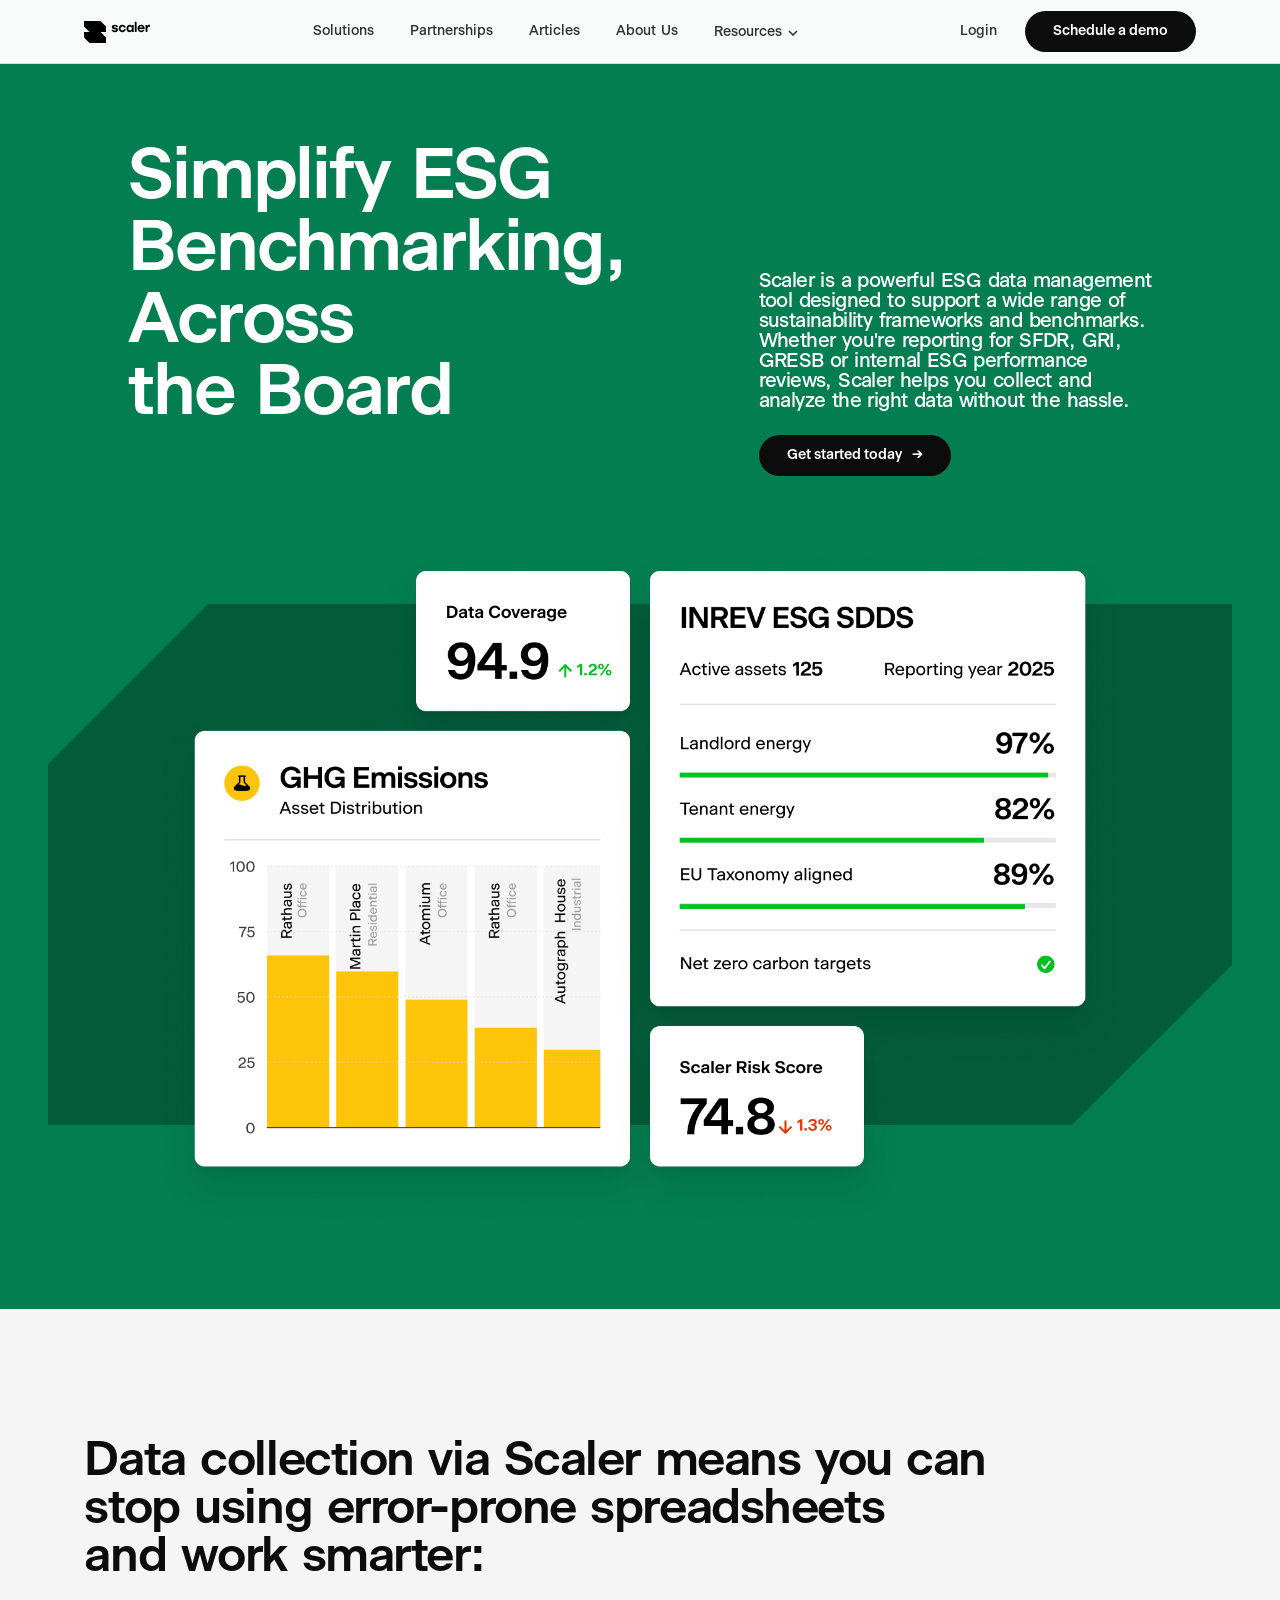
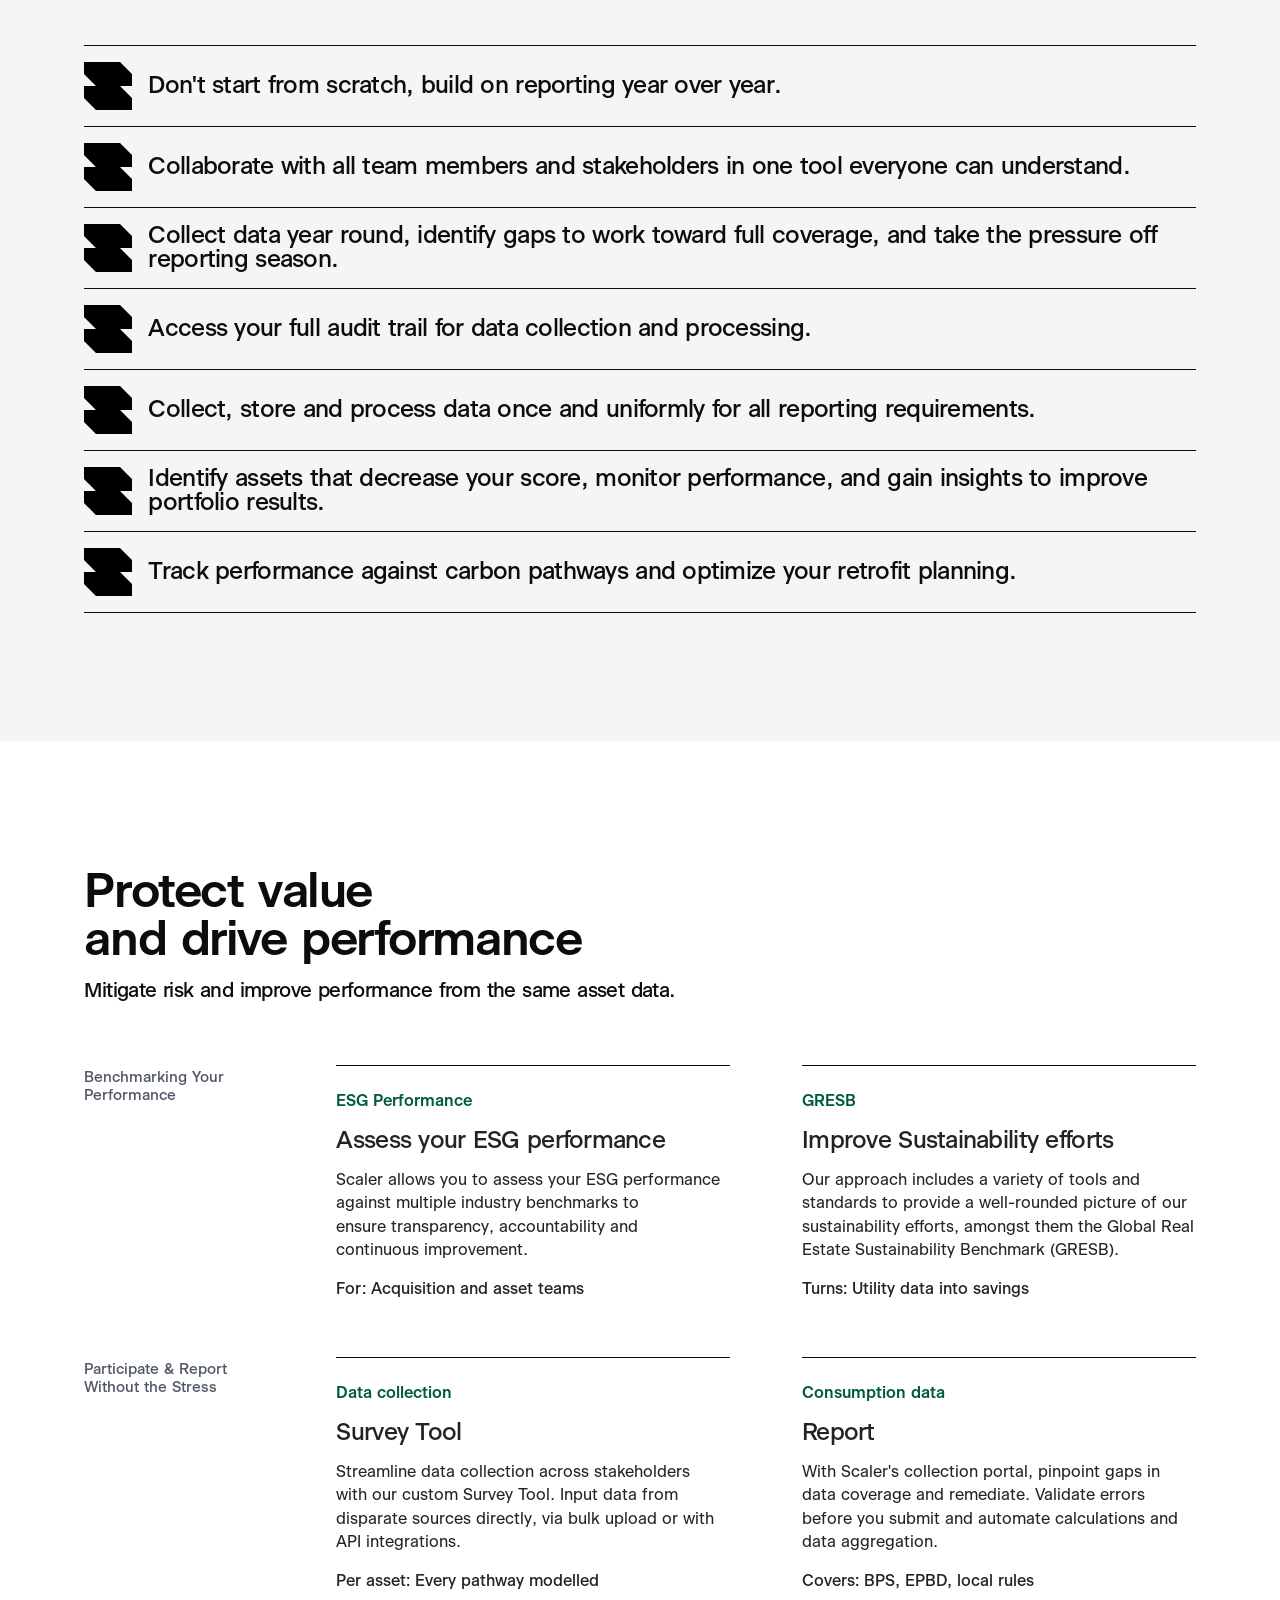
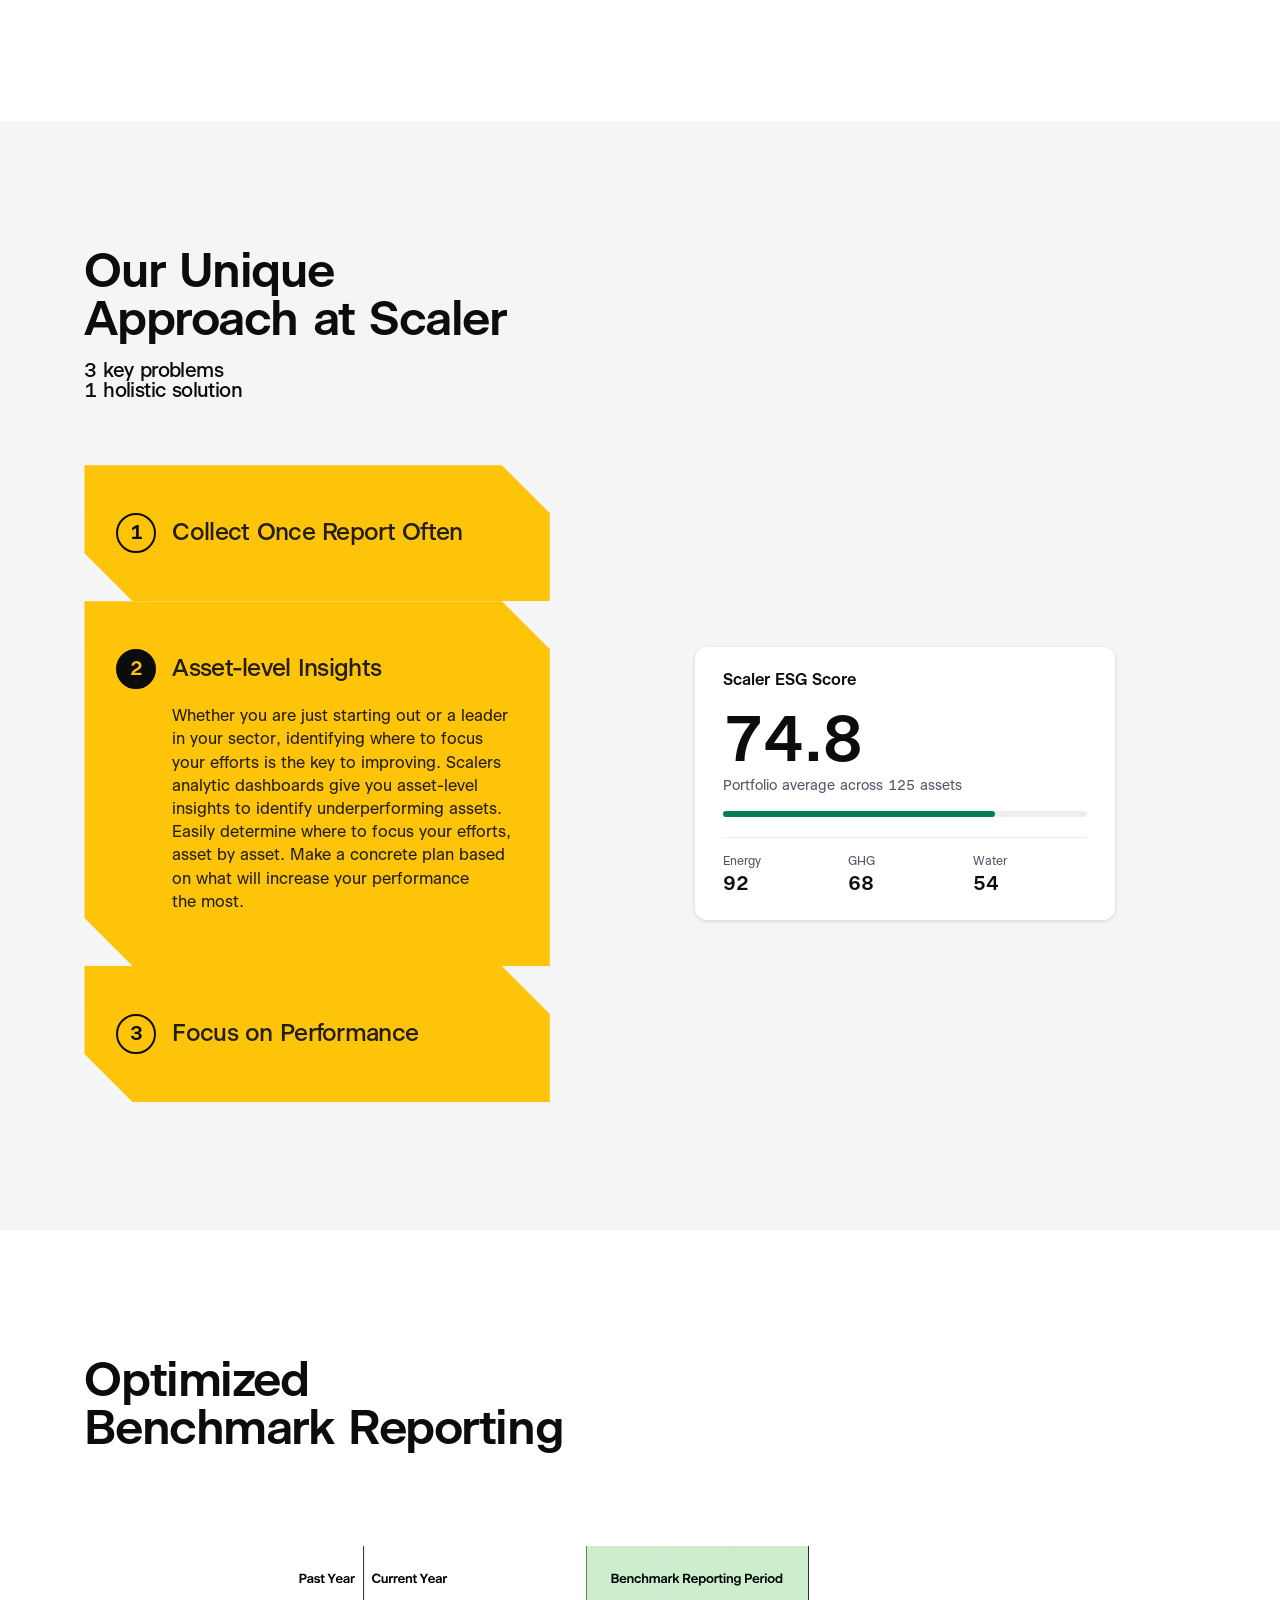
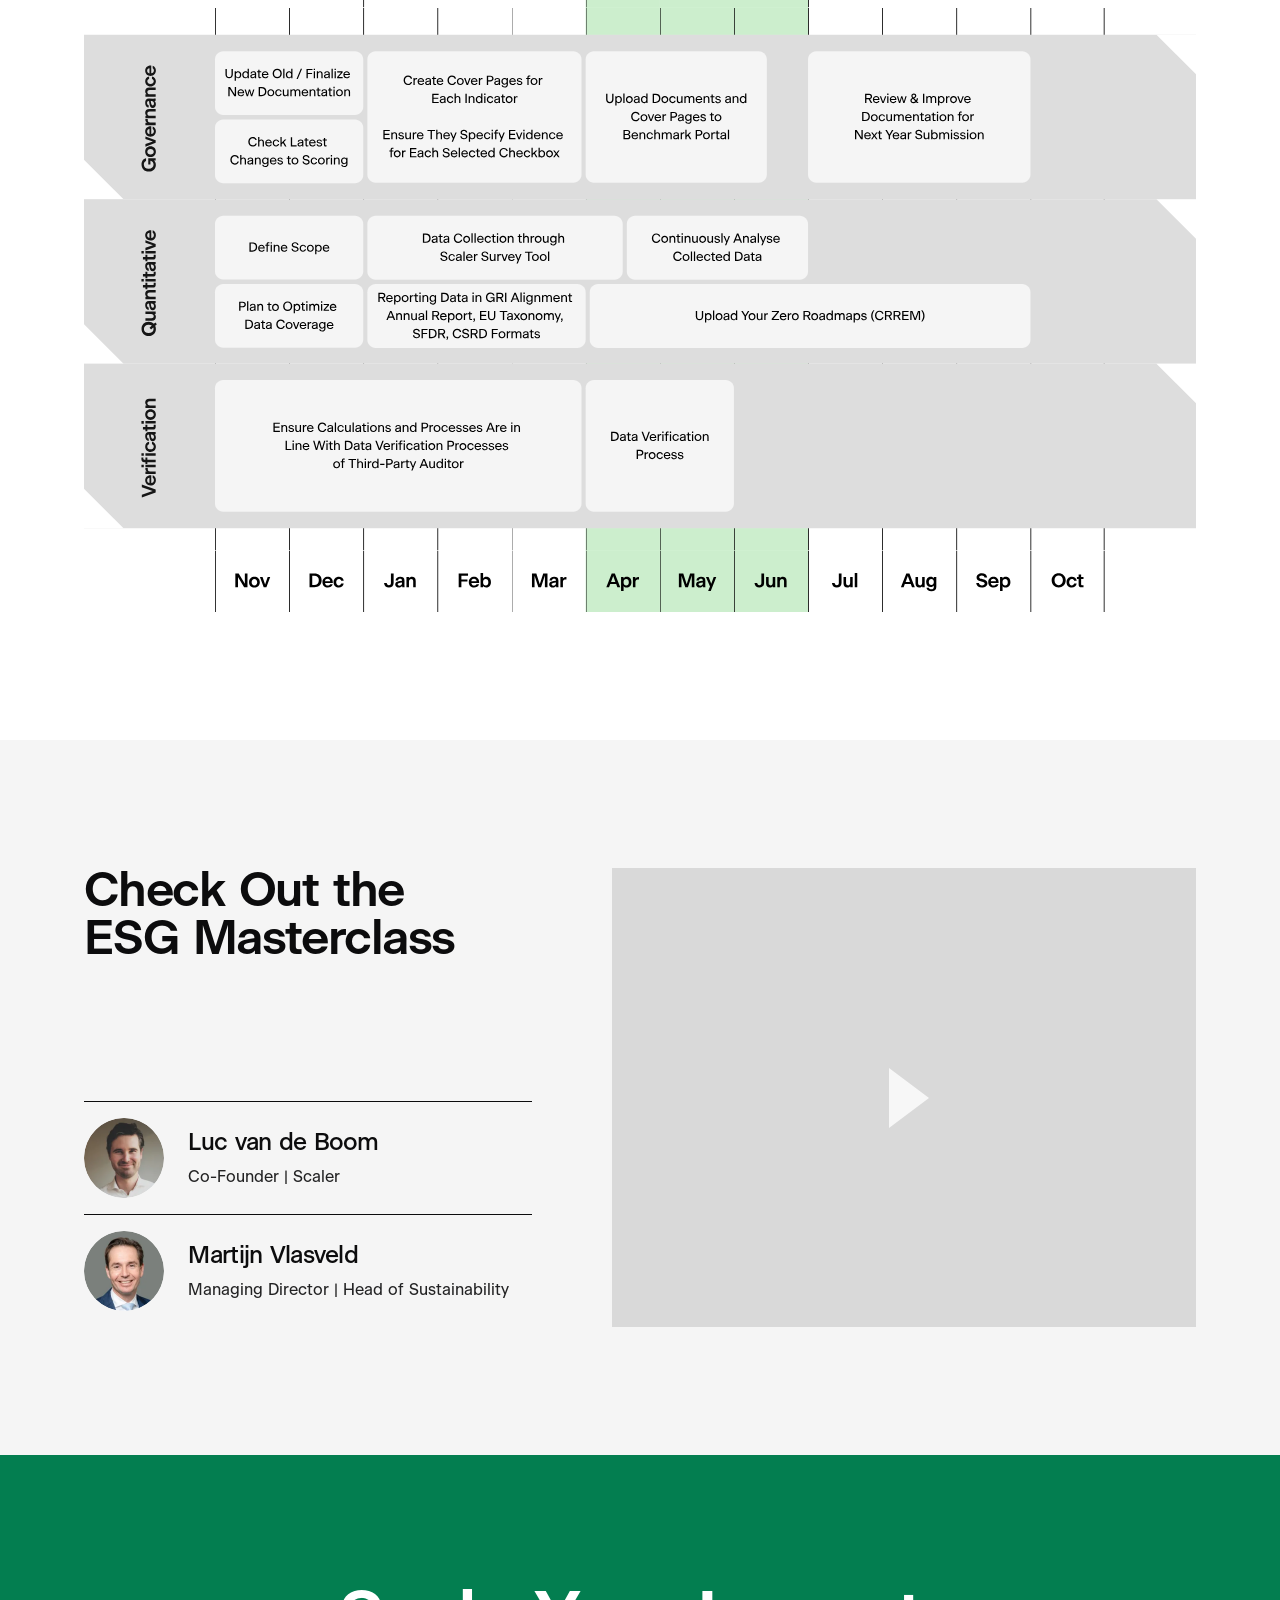
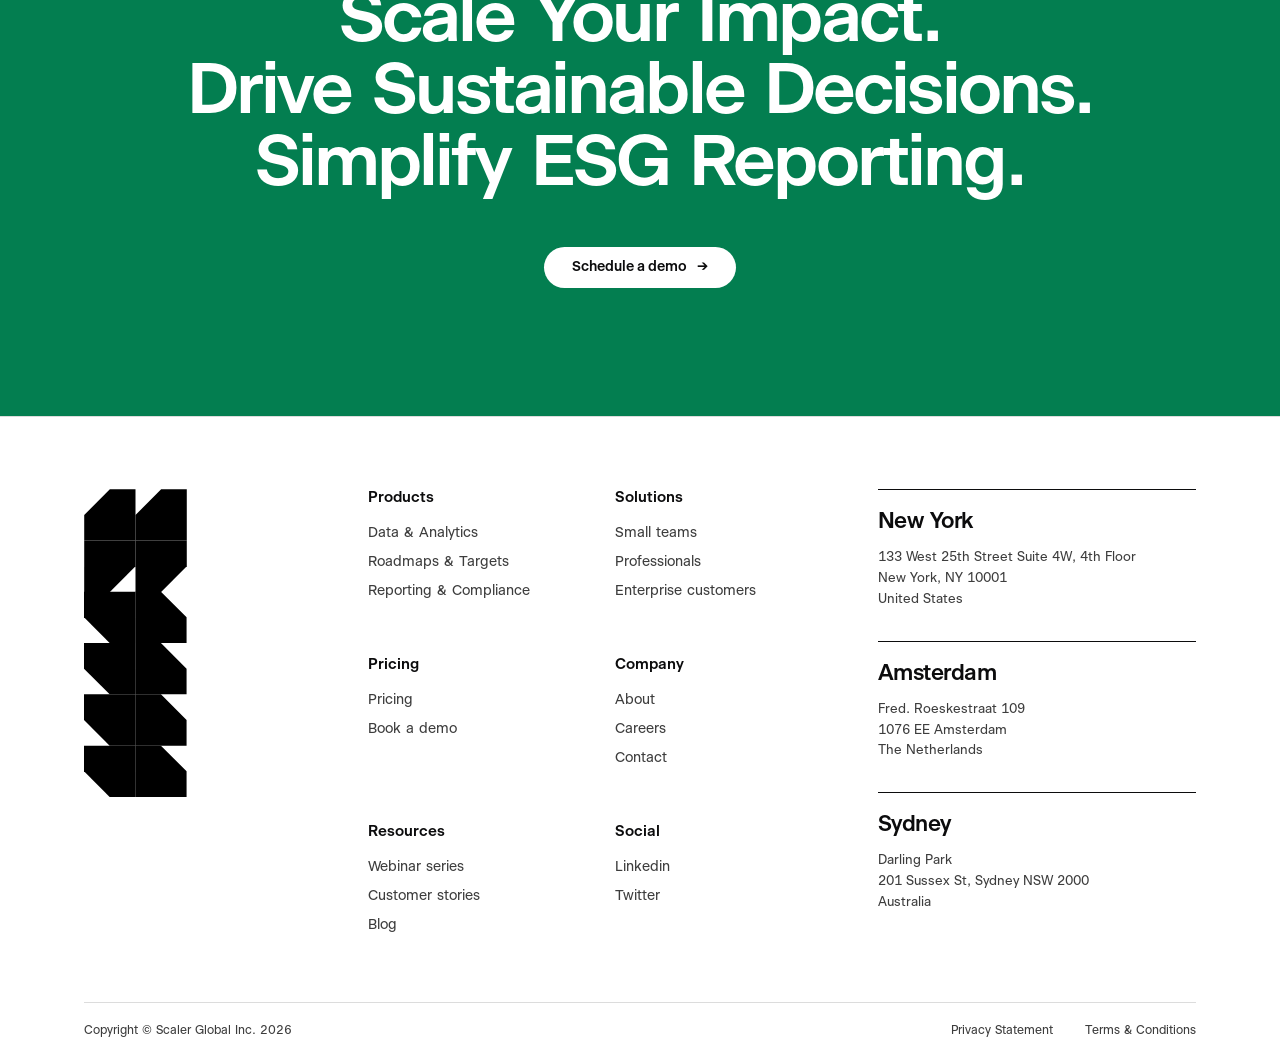
<file: benchmarking.html>
<!DOCTYPE html>
<html lang="en">
<head>
<meta charset="UTF-8">
<meta name="viewport" content="width=device-width, initial-scale=1">
<title>Benchmarking — Scaler Global</title>
<link rel="stylesheet" href="colors_and_type.css">
<link rel="stylesheet" href="scaler-site.css">
<style>
  :root {
    --accent: #037E50;
    --accent-dark: #025C3A;
    --accent-text: #025C3A;
  }

  h2 { font-size: 48px; font-weight: 600; letter-spacing: -1.44px; line-height: 1; color: var(--ink); }
  h3 { font-size: 24px; font-weight: 500; letter-spacing: -0.72px; line-height: 1; color: var(--ink); }
  .section-head h2 { font-size: 48px; font-weight: 600; letter-spacing: -1.44px; line-height: 1; max-width: 20ch; color: var(--ink); }
  .section-head .sub { margin-top: 16px; font-size: 20px; font-weight: 500; letter-spacing: -0.6px; line-height: 1; color: var(--ink); max-width: 52ch; }

  /* ══ Hero ══ */
  .hero {
    background: var(--accent);
    padding: 140px 48px 88px;
    overflow: hidden;
  }
  .hero-top {
    display: grid; grid-template-columns: 1.4fr 1fr;
    gap: 80px; align-items: flex-end;
    max-width: 1440px; margin: 0 auto; padding: 0 80px;
  }
  .hero h1 { font-size: 72px; font-weight: 600; letter-spacing: -2.16px; line-height: 1; color: var(--white); padding-bottom: 48px; }
  .hero h1 .line { display: block; opacity: 0; transform: translateY(20px); animation: fadeUp var(--t-default) var(--ease-out) forwards; }
  .hero h1 .line:nth-child(1) { animation-delay: .15s; }
  .hero h1 .line:nth-child(2) { animation-delay: .3s; }
  .hero h1 .line:nth-child(3) { animation-delay: .45s; }
  p.lede { font-size: 20px !important; font-weight: 500 !important; line-height: 1 !important; letter-spacing: -0.6px !important; color: var(--white) !important; }
  .hero-side { max-width: 400px; }
  .hero-side .cta { margin-top: 24px; }
  .fade-up { opacity: 0; transform: translateY(20px); animation: fadeUp var(--t-default) var(--ease-out) forwards; }

  .hero-illustration {
    max-width: 1344px; margin: 80px auto 0;
    padding: 0 48px;
    position: relative;
  }
  .hero-illustration::before {
    content: ''; position: absolute;
    top: 48px; left: 0; right: 0; bottom: 96px;
    background: var(--accent-dark);
    clip-path: polygon(160px 0, 100% 0, 100% calc(100% - 160px), calc(100% - 160px) 100%, 0 100%, 0 160px);
  }
  .hero-illustration img {
    max-width: 960px; width: 100%; height: auto; display: block;
    position: relative; margin: 0 auto;
  }

  /* ══ Benefits list (about us core values pattern) ══ */
  .benefit-index { }
  .benefit-row {
    display: flex; gap: 16px; align-items: center;
    padding: 16px 0; border-top: 1px solid var(--ink);
    opacity: 0; transform: translateX(-12px);
  }
  .benefit-row:last-child { border-bottom: 1px solid var(--ink); }
  .benefit-index.in .benefit-row { animation: fadeInX var(--t-default) var(--ease-out-cubic) forwards; animation-delay: calc(var(--i) * 80ms); }
  .benefit-row img { height: 48px; width: 48px; flex-shrink: 0; }
  .benefit-row .bt { font-size: 24px; font-weight: 500; letter-spacing: -0.72px; line-height: 1; color: var(--ink); }

  /* ══ Protect value — row label + cards (solutions pattern) ══ */
  .pv-group { display: grid; grid-template-columns: 180px 1fr 1fr; gap: 0 72px; margin-bottom: 56px; align-items: start; }
  .pv-group:last-child { margin-bottom: 0; }
  .pv-row-label { font-size: 15px; font-weight: var(--weight-medium); color: var(--ink-3); padding-top: 4px; }
  .pv-card { border-top: 1px solid var(--ink); padding-top: 24px; display: flex; flex-direction: column; gap: 16px; }
  .pv-card .pv-tag { font-size: 16px; font-weight: 600; line-height: 1.45; color: var(--accent-text); }
  .pv-card h3 { font-size: 24px; font-weight: 500; letter-spacing: -0.72px; line-height: 1; color: var(--ink); opacity: 0.9; }
  .pv-card p { font-size: 16px; font-weight: 400; line-height: 1.45; color: var(--ink); opacity: 0.9; }
  .pv-card .pv-result { font-size: 16px; font-weight: 500; line-height: 1.45; color: var(--ink); opacity: 0.9; }

  /* ══ Approach — accordion + visual (homepage pattern) ══ */
  .rep-grid { display: grid; grid-template-columns: 1fr 1.25fr; gap: clamp(40px, 5vw, 88px); align-items: center; }
  .acc-block {
    background: #FEC40A;
    clip-path: polygon(0 0, calc(100% - 48px) 0, 100% 48px, 100% 100%, 48px 100%, 0 calc(100% - 48px));
    padding: 48px 32px; cursor: pointer;
    opacity: 0; transform: translateX(-12px);
  }
  .rep-grid.in .acc-block { animation: fadeInX 500ms var(--ease-out-cubic) forwards; animation-delay: calc(var(--i) * 150ms); }
  .acc-head { display: flex; gap: 16px; align-items: center; }
  .acc-num {
    width: 40px; height: 40px; border: 2px solid var(--ink); border-radius: 50%;
    display: flex; align-items: center; justify-content: center;
    font-size: 20px; font-weight: 600; flex-shrink: 0; color: var(--ink);
    transition: background var(--t-base) var(--ease-out), color var(--t-base) var(--ease-out);
  }
  .acc-block.open .acc-num { background: var(--ink); color: #FEC40A; }
  .acc-title { font-size: 24px; font-weight: 500; letter-spacing: -0.72px; line-height: 1; color: var(--ink); opacity: 0.9; }
  .acc-body { max-height: 0; overflow: hidden; transition: max-height var(--t-default) var(--ease-in-out); }
  .acc-body p { margin: 16px 0 4px 56px; font-size: 16px; line-height: 1.45; color: var(--ink); opacity: 0; transform: translateX(-8px); transition: opacity var(--t-base) var(--ease-out) .15s, transform var(--t-base) var(--ease-out) .15s; }
  .acc-block.open .acc-body p { opacity: 0.9; transform: none; }
  .acc-block.open .acc-body { max-height: 320px; }

  .flow { position: relative; }
  .viz-state { display: none; }
  .viz-state.active { display: block; animation: fadeUp 400ms var(--ease-out); }

  /* ── viz shared ── */
  .viz-card { background: var(--white); border-radius: 12px; padding: 24px 28px; box-shadow: var(--shadow-card); max-width: 420px; margin: 0 auto; }
  .viz-card-head { display: flex; align-items: center; gap: 10px; font-size: 16px; font-weight: 600; color: var(--ink); margin-bottom: 20px; }

  /* ── viz 1: report frameworks ── */
  .fw-rows { display: flex; flex-direction: column; gap: 14px; }
  .fw-row { display: flex; align-items: center; gap: 12px; opacity: 0; transform: translateX(-12px); }
  .fw-name { font-size: 14px; font-weight: 600; color: var(--ink); min-width: 56px; }
  .fw-bar { flex: 1; height: 8px; background: #EDEEF1; border-radius: 4px; overflow: hidden; }
  .fw-bar i { display: block; height: 100%; background: var(--accent); border-radius: 4px; transform: scaleX(0); transform-origin: left; }
  .fw-val { font-size: 14px; font-weight: 600; color: var(--ink); min-width: 36px; text-align: right; }
  #approachFlow.go .viz-state[data-mode="1"].active .fw-row:nth-child(1) { animation: fadeInX 500ms var(--ease-out-cubic) .1s forwards; }
  #approachFlow.go .viz-state[data-mode="1"].active .fw-row:nth-child(2) { animation: fadeInX 500ms var(--ease-out-cubic) .2s forwards; }
  #approachFlow.go .viz-state[data-mode="1"].active .fw-row:nth-child(3) { animation: fadeInX 500ms var(--ease-out-cubic) .3s forwards; }
  #approachFlow.go .viz-state[data-mode="1"].active .fw-row:nth-child(4) { animation: fadeInX 500ms var(--ease-out-cubic) .4s forwards; }
  #approachFlow.go .viz-state[data-mode="1"].active .fw-row:nth-child(5) { animation: fadeInX 500ms var(--ease-out-cubic) .5s forwards; }
  #approachFlow.go .viz-state[data-mode="1"].active .fw-bar i { animation: scaleXGrow 1s var(--ease-out-expo) .7s forwards; }

  /* ── viz 2: ESG score card ── */
  .esg-score { font-size: 64px; font-weight: 600; letter-spacing: -1.92px; line-height: 1; color: var(--ink); margin-top: 8px; }
  .esg-label { font-size: 14px; color: var(--ink-3); margin-top: 4px; }
  .esg-bar { height: 6px; background: #EDEEF1; border-radius: 3px; margin-top: 16px; }
  .esg-bar i { display: block; height: 100%; background: var(--accent); border-radius: 3px; transform: scaleX(0); transform-origin: left; }
  .esg-domains { display: grid; grid-template-columns: repeat(3, 1fr); gap: 12px; margin-top: 20px; padding-top: 16px; border-top: 1px solid #EDEEF1; }
  .esg-dom .dl { font-size: 12px; color: var(--ink-3); }
  .esg-dom .dv { font-size: 20px; font-weight: 600; color: var(--ink); margin-top: 4px; }
  .esg-dom { opacity: 0; transform: translateY(12px); }
  #approachFlow.go .viz-state[data-mode="2"].active .esg-score { opacity: 0; animation: fadeUp var(--t-default) var(--ease-out) .1s forwards; }
  #approachFlow.go .viz-state[data-mode="2"].active .esg-bar i { animation: scaleXGrow var(--t-deliberate) var(--ease-out-expo) .3s forwards; }
  #approachFlow.go .viz-state[data-mode="2"].active .esg-dom:nth-child(1) { animation: fadeUp var(--t-default) var(--ease-out) .5s forwards; }
  #approachFlow.go .viz-state[data-mode="2"].active .esg-dom:nth-child(2) { animation: fadeUp var(--t-default) var(--ease-out) .6s forwards; }
  #approachFlow.go .viz-state[data-mode="2"].active .esg-dom:nth-child(3) { animation: fadeUp var(--t-default) var(--ease-out) .7s forwards; }

  /* ── viz 3: performance tracker ── */
  .perf-rows { display: flex; flex-direction: column; gap: 16px; }
  .perf-row { display: flex; justify-content: space-between; align-items: center; padding: 12px 14px; background: var(--bg); border-radius: 8px; font-size: 14px; color: var(--ink); opacity: 0; transform: translateX(-12px); }
  .perf-tag { padding: 3px 10px; border-radius: 9999px; font-size: 11px; font-weight: 600; }
  .perf-tag.on-track { background: rgba(86,197,90,.15); color: #037E50; }
  .perf-tag.at-risk { background: rgba(226,55,4,.12); color: #E23704; }
  .perf-tag.improving { background: rgba(42,168,223,.12); color: #1878A8; }
  #approachFlow.go .viz-state[data-mode="3"].active .perf-row:nth-child(1) { animation: fadeInX 500ms var(--ease-out-cubic) .1s forwards; }
  #approachFlow.go .viz-state[data-mode="3"].active .perf-row:nth-child(2) { animation: fadeInX 500ms var(--ease-out-cubic) .2s forwards; }
  #approachFlow.go .viz-state[data-mode="3"].active .perf-row:nth-child(3) { animation: fadeInX 500ms var(--ease-out-cubic) .3s forwards; }
  #approachFlow.go .viz-state[data-mode="3"].active .perf-row:nth-child(4) { animation: fadeInX 500ms var(--ease-out-cubic) .4s forwards; }
  #approachFlow.go .viz-state[data-mode="3"].active .perf-row:nth-child(5) { animation: fadeInX 500ms var(--ease-out-cubic) .5s forwards; }

  /* ══ Masterclass ══ */
  .mc-grid { display: flex; gap: 80px; align-items: flex-end; }
  .mc-left { width: 448px; flex-shrink: 0; display: flex; flex-direction: column; justify-content: space-between; align-self: stretch; }
  .mc-speaker { display: flex; gap: 24px; align-items: center; padding: 16px 0; border-top: 1px solid var(--ink); }
  .mc-speaker img { width: 80px; height: 80px; border-radius: 50%; object-fit: cover; }
  .mc-speaker .sp-name { font-size: 24px; font-weight: 500; letter-spacing: -0.72px; color: var(--ink); }
  .mc-speaker .sp-role { font-size: 16px; font-weight: 400; line-height: 1.4; color: var(--ink); opacity: 0.9; margin-top: 8px; }
  .mc-video {
    flex: 1; min-width: 0; height: 459px; background: #D9D9D9;
    display: flex; align-items: center; justify-content: center;
    position: relative;
  }
  .mc-video svg { width: 100px; height: 100px; color: var(--white); opacity: .8; }

  /* ══ Closing ══ */
  .closing {
    min-height: 56vh;
    background: var(--accent); display: flex; flex-direction: column; justify-content: center; align-items: center; text-align: center;
    position: relative; overflow: hidden;
  }
  .closing h1 { font-size: 72px; font-weight: 600; letter-spacing: -2.88px; line-height: 1; color: var(--white); position: relative; z-index: 1; }
  .closing h1 .w { display: block; opacity: 0; transform: translateY(20px); }
  .closing .reveal.in .w:nth-child(1) { animation: fadeUp var(--t-default) var(--ease-out) 0s forwards; }
  .closing .reveal.in .w:nth-child(2) { animation: fadeUp var(--t-default) var(--ease-out) .15s forwards; }
  .closing .reveal.in .w:nth-child(3) { animation: fadeUp var(--t-default) var(--ease-out) .3s forwards; }
  .closing .cta { margin-top: 48px; position: relative; z-index: 1; opacity: 0; transform: translateY(20px); }
  .closing .reveal.in .cta { animation: fadeUp var(--t-default) var(--ease-out) .5s forwards; }
  .closing .reveal { opacity: 1; transform: none; }

  .reveal { opacity: 0; transform: translateY(20px); transition: opacity var(--t-default) var(--ease-out), transform var(--t-default) var(--ease-out); }
  .reveal.in { opacity: 1; transform: none; }

  @media (max-width: 960px) {
    .hero-top, .rep-grid, .pv-group, .f-grid { grid-template-columns: 1fr; }
    .mc-grid { flex-direction: column; }
    .mc-left { width: 100%; }
  }
</style>
</head>
<body>

<nav>
  <a class="logo" href="index.html"><img src="assets/logo-full-dark.svg" alt="Scaler"></a>
  <div class="links">
    <a href="solutions.html">Solutions</a>
    <a href="partnerships.html">Partnerships</a>
    <a href="articles.html">Articles</a>
    <a href="about.html">About Us</a>
    <div class="drop">
      <button>Resources
        <svg width="10" height="6" viewBox="0 0 10 6" fill="none"><path d="M1 1l4 4 4-4" stroke="currentColor" stroke-width="1.5"/></svg>
      </button>
      <div class="menu">
        <a href="sfdr.html">SFDR</a>
        <a class="active" href="benchmarking.html">Benchmarking</a>
        <a href="espm.html">ESPM</a>
      </div>
    </div>
  </div>
  <div class="actions">
    <a class="login" href="https://app.scalerglobal.com">Login</a>
    <button class="pill">Schedule a demo</button>
  </div>
</nav>

<!-- ══ Hero ══ -->
<header class="hero">
  <div class="hero-top">
    <div>
      <h1><span class="line">Simplify ESG</span><span class="line">Benchmarking,</span><span class="line">Across the Board</span></h1>
    </div>
    <div class="hero-side">
      <p class="lede fade-up" style="animation-delay:.6s">Scaler is a powerful ESG data management tool designed to support a wide range of sustainability frameworks and benchmarks. Whether you're reporting for SFDR, GRI, GRESB or internal ESG performance reviews, Scaler helps you collect and analyze the right data without the hassle.</p>
      <div class="cta fade-up" style="animation-delay:.75s">
        <button class="pill">Get started today <span class="arr">→</span></button>
      </div>
    </div>
  </div>
  <div class="hero-illustration fade-up" style="animation-delay:.9s">
    <img src="assets/benchmark-dashboard.png" alt="Scaler benchmarking dashboard" width="962" height="624">
  </div>
</header>

<!-- ══ Benefits ══ -->
<section class="light">
  <div class="section-head reveal">
    <h2 style="max-width:none;">Data collection via Scaler means you can<br>stop using error-prone spreadsheets<br>and work smarter:</h2>
  </div>
  <div class="benefit-index" id="benefitIndex">
    <div class="benefit-row" style="--i:0"><img src="assets/logo-mark-dark.svg" alt=""><span class="bt">Don't start from scratch, build on reporting year over year.</span></div>
    <div class="benefit-row" style="--i:1"><img src="assets/logo-mark-dark.svg" alt=""><span class="bt">Collaborate with all team members and stakeholders in one tool everyone can understand.</span></div>
    <div class="benefit-row" style="--i:2"><img src="assets/logo-mark-dark.svg" alt=""><span class="bt">Collect data year round, identify gaps to work toward full coverage, and take the pressure off reporting season.</span></div>
    <div class="benefit-row" style="--i:3"><img src="assets/logo-mark-dark.svg" alt=""><span class="bt">Access your full audit trail for data collection and processing.</span></div>
    <div class="benefit-row" style="--i:4"><img src="assets/logo-mark-dark.svg" alt=""><span class="bt">Collect, store and process data once and uniformly for all reporting requirements.</span></div>
    <div class="benefit-row" style="--i:5"><img src="assets/logo-mark-dark.svg" alt=""><span class="bt">Identify assets that decrease your score, monitor performance, and gain insights to improve portfolio results.</span></div>
    <div class="benefit-row" style="--i:6"><img src="assets/logo-mark-dark.svg" alt=""><span class="bt">Track performance against carbon pathways and optimize your retrofit planning.</span></div>
  </div>
</section>

<!-- ══ Protect value and drive performance ══ -->
<section class="white" style="background:#fff">
  <div class="section-head reveal">
    <h2>Protect value<br>and drive performance</h2>
    <p class="sub">Mitigate risk and improve performance from the same asset data.</p>
  </div>
  <div class="pv-group reveal">
    <div class="pv-row-label">Benchmarking Your Performance</div>
    <div class="pv-card">
      <div class="pv-tag">ESG Performance</div>
      <h3>Assess your ESG performance</h3>
      <p>Scaler allows you to assess your ESG performance against multiple industry benchmarks to ensure transparency, accountability and continuous improvement.</p>
      <p class="pv-result">For: Acquisition and asset teams</p>
    </div>
    <div class="pv-card">
      <div class="pv-tag">GRESB</div>
      <h3>Improve Sustainability efforts</h3>
      <p>Our approach includes a variety of tools and standards to provide a well-rounded picture of our sustainability efforts, amongst them the Global Real Estate Sustainability Benchmark (GRESB).</p>
      <p class="pv-result">Turns: Utility data into savings</p>
    </div>
  </div>
  <div class="pv-group reveal">
    <div class="pv-row-label">Participate &amp; Report Without the Stress</div>
    <div class="pv-card">
      <div class="pv-tag">Data collection</div>
      <h3>Survey Tool</h3>
      <p>Streamline data collection across stakeholders with our custom Survey Tool. Input data from disparate sources directly, via bulk upload or with API integrations.</p>
      <p class="pv-result">Per asset: Every pathway modelled</p>
    </div>
    <div class="pv-card">
      <div class="pv-tag">Consumption data</div>
      <h3>Report</h3>
      <p>With Scaler's collection portal, pinpoint gaps in data coverage and remediate. Validate errors before you submit and automate calculations and data aggregation.</p>
      <p class="pv-result">Covers: BPS, EPBD, local rules</p>
    </div>
  </div>
</section>

<!-- ══ Our Unique Approach ══ -->
<section class="light">
  <div class="section-head reveal">
    <h2>Our Unique Approach at Scaler</h2>
    <p class="sub">3 key problems<br>1 holistic solution</p>
  </div>
  <div class="rep-grid" id="approachGrid">
    <div>
      <div class="acc-block" style="--i:0">
        <div class="acc-head"><span class="acc-num">1</span><span class="acc-title">Collect Once Report Often</span></div>
        <div class="acc-body">
          <p>Stop duplicating work across frameworks. Scaler collects your data once and maps it to every benchmark and reporting standard you need, from GRESB to SFDR to GRI.</p>
        </div>
      </div>
      <div class="acc-block open" style="--i:1">
        <div class="acc-head"><span class="acc-num">2</span><span class="acc-title">Asset-level Insights</span></div>
        <div class="acc-body">
          <p>Whether you are just starting out or a leader in your sector, identifying where to focus your efforts is the key to improving. Scalers analytic dashboards give you asset-level insights to identify underperforming assets. Easily determine where to focus your efforts, asset by asset. Make a concrete plan based on what will increase your performance the most.</p>
        </div>
      </div>
      <div class="acc-block" style="--i:2">
        <div class="acc-head"><span class="acc-num">3</span><span class="acc-title">Focus on Performance</span></div>
        <div class="acc-body">
          <p>Track your portfolio against CRREM pathways, monitor energy intensity trends, and identify which assets need attention. Turn benchmarking data into a concrete action plan.</p>
        </div>
      </div>
    </div>
    <div class="flow" id="approachFlow">
      <!-- 1: Collect Once Report Often - framework completion bars -->
      <div class="viz-state" data-mode="1">
        <div class="viz-card">
          <div class="viz-card-head">Framework Completion</div>
          <div class="fw-rows">
            <div class="fw-row"><span class="fw-name">GRESB</span><span class="fw-bar"><i style="width:92%"></i></span><span class="fw-val">92%</span></div>
            <div class="fw-row"><span class="fw-name">SFDR</span><span class="fw-bar"><i style="width:100%"></i></span><span class="fw-val">100%</span></div>
            <div class="fw-row"><span class="fw-name">CSRD</span><span class="fw-bar"><i style="width:78%"></i></span><span class="fw-val">78%</span></div>
            <div class="fw-row"><span class="fw-name">GRI</span><span class="fw-bar"><i style="width:85%"></i></span><span class="fw-val">85%</span></div>
            <div class="fw-row"><span class="fw-name">INREV</span><span class="fw-bar"><i style="width:96%"></i></span><span class="fw-val">96%</span></div>
          </div>
        </div>
      </div>
      <!-- 2: Asset-level Insights - ESG score card -->
      <div class="viz-state active" data-mode="2">
        <div class="viz-card">
          <div class="viz-card-head">Scaler ESG Score</div>
          <div class="esg-score">74.8</div>
          <div class="esg-label">Portfolio average across 125 assets</div>
          <div class="esg-bar"><i style="width:74.8%"></i></div>
          <div class="esg-domains">
            <div class="esg-dom"><div class="dl">Energy</div><div class="dv">92</div></div>
            <div class="esg-dom"><div class="dl">GHG</div><div class="dv">68</div></div>
            <div class="esg-dom"><div class="dl">Water</div><div class="dv">54</div></div>
          </div>
        </div>
      </div>
      <!-- 3: Focus on Performance - asset tracker -->
      <div class="viz-state" data-mode="3">
        <div class="viz-card">
          <div class="viz-card-head">Performance Tracker</div>
          <div class="perf-rows">
            <div class="perf-row"><span>Rathaus, Office</span><span class="perf-tag on-track">On track</span></div>
            <div class="perf-row"><span>Martin Place, Residential</span><span class="perf-tag at-risk">At risk</span></div>
            <div class="perf-row"><span>Atomium, Office</span><span class="perf-tag on-track">On track</span></div>
            <div class="perf-row"><span>City Roots, Industrial</span><span class="perf-tag improving">Improving</span></div>
            <div class="perf-row"><span>Autograph House, Office</span><span class="perf-tag at-risk">At risk</span></div>
          </div>
        </div>
      </div>
    </div>
  </div>
</section>

<!-- ══ Optimized Benchmark Reporting ══ -->
<section class="white" style="background:#fff">
  <div class="section-head reveal">
    <h2>Optimized<br>Benchmark Reporting</h2>
  </div>
  <div class="reveal">
    <img src="assets/benchmark-timeline.svg" alt="Optimized benchmark reporting timeline" style="width:100%; height:auto;">
  </div>
</section>

<!-- ══ ESG Masterclass ══ -->
<section class="light">
  <div class="mc-grid">
    <div class="mc-left reveal">
      <h2>Check Out the<br>ESG Masterclass</h2>
      <div>
        <div class="mc-speaker">
          <img src="assets/speaker-luc.png" alt="Luc van de Boom">
          <div>
            <div class="sp-name">Luc van de Boom</div>
            <div class="sp-role">Co-Founder | Scaler</div>
          </div>
        </div>
        <div class="mc-speaker">
          <img src="assets/speaker-martijn.png" alt="Martijn Vlasveld">
          <div>
            <div class="sp-name">Martijn Vlasveld</div>
            <div class="sp-role">Managing Director | Head of Sustainability</div>
          </div>
        </div>
      </div>
    </div>
    <div class="mc-video reveal">
      <svg viewBox="0 0 100 100" fill="currentColor"><polygon points="35,20 75,50 35,80"/></svg>
    </div>
  </div>
</section>

<!-- ══ Closing ══ -->
<section class="closing">
  <div class="reveal">
    <h1><span class="w" style="display:block">Scale Your Impact.</span><span class="w" style="display:block">Drive Sustainable Decisions.</span><span class="w" style="display:block">Simplify ESG Reporting.</span></h1>
    <div class="cta"><button class="pill inverse">Schedule a demo <span class="arr">→</span></button></div>
  </div>
</section>

<!-- ══ Footer ══ -->
<footer>
  <div class="f-grid">
    <div class="f-mark">
      <img src="assets/shape-01.svg" alt="">
      <span class="word">scaler</span>
    </div>
    <div class="f-links">
      <div class="f-group"><div class="k">Products</div><a href="#">Data &amp; Analytics</a><a href="#">Roadmaps &amp; Targets</a><a href="#">Reporting &amp; Compliance</a></div>
      <div class="f-group"><div class="k">Solutions</div><a href="solutions.html">Small teams</a><a href="solutions.html">Professionals</a><a href="solutions.html">Enterprise customers</a></div>
      <div class="f-group"><div class="k">Pricing</div><a href="#">Pricing</a><a href="#">Book a demo</a></div>
      <div class="f-group"><div class="k">Company</div><a href="about.html">About</a><a href="https://jobs.ashbyhq.com/scaler">Careers</a><a href="contact.html">Contact</a></div>
      <div class="f-group"><div class="k">Resources</div><a href="#">Webinar series</a><a href="#">Customer stories</a><a href="articles.html">Blog</a></div>
      <div class="f-group"><div class="k">Social</div><a href="https://www.linkedin.com/company/scaler-global">Linkedin</a><a href="#">Twitter</a></div>
    </div>
    <div class="f-offices">
      <div class="office"><div class="city">New York</div><div class="addr">133 West 25th Street Suite 4W, 4th Floor<br>New York, NY 10001<br>United States</div></div>
      <div class="office"><div class="city">Amsterdam</div><div class="addr">Fred. Roeskestraat 109<br>1076 EE Amsterdam<br>The Netherlands</div></div>
      <div class="office"><div class="city">Sydney</div><div class="addr">Darling Park<br>201 Sussex St, Sydney NSW 2000<br>Australia</div></div>
    </div>
  </div>
  <div class="legal">
    <span>Copyright &copy; Scaler Global Inc. 2026</span>
    <span><a href="https://scalerglobal.com/privacy-statement">Privacy Statement</a><a href="https://scalerglobal.com/terms-and-conditions">Terms &amp; Conditions</a></span>
  </div>
</footer>

<script>
  const io = new IntersectionObserver(entries => {
    entries.forEach(e => {
      if (!e.isIntersecting) return;
      e.target.classList.add('in');
      io.unobserve(e.target);
    });
  }, { threshold: 0.2 });
  document.querySelectorAll('.reveal, #benefitIndex, #approachGrid, .pv-group').forEach(el => io.observe(el));

  const navEl = document.querySelector('nav');
  addEventListener('scroll', () => navEl.classList.toggle('scrolled', scrollY > 8), { passive: true });

  // Approach accordion with visual swap + animation replay
  const approachFlow = document.getElementById('approachFlow');
  const accBlocks = [...document.querySelectorAll('.acc-block')];
  const vizStates = [...document.querySelectorAll('#approachFlow .viz-state')];

  function onceVisible(el, threshold, fn) {
    const o = new IntersectionObserver(es => es.forEach(e => {
      if (!e.isIntersecting) return;
      fn(); o.unobserve(el);
    }), { threshold });
    o.observe(el);
  }

  onceVisible(document.getElementById('approachGrid'), 0.2, () => {
    approachFlow.classList.add('go');
  });

  accBlocks.forEach((b, i) => {
    b.addEventListener('click', () => {
      accBlocks.forEach(x => x.classList.toggle('open', x === b));
      vizStates.forEach(v => v.classList.toggle('active', +v.dataset.mode === i + 1));
      approachFlow.classList.remove('go');
      requestAnimationFrame(() => approachFlow.classList.add('go'));
    });
  });
</script>
<script src="demo-modal.js"></script>
</body>
</html>
</file>
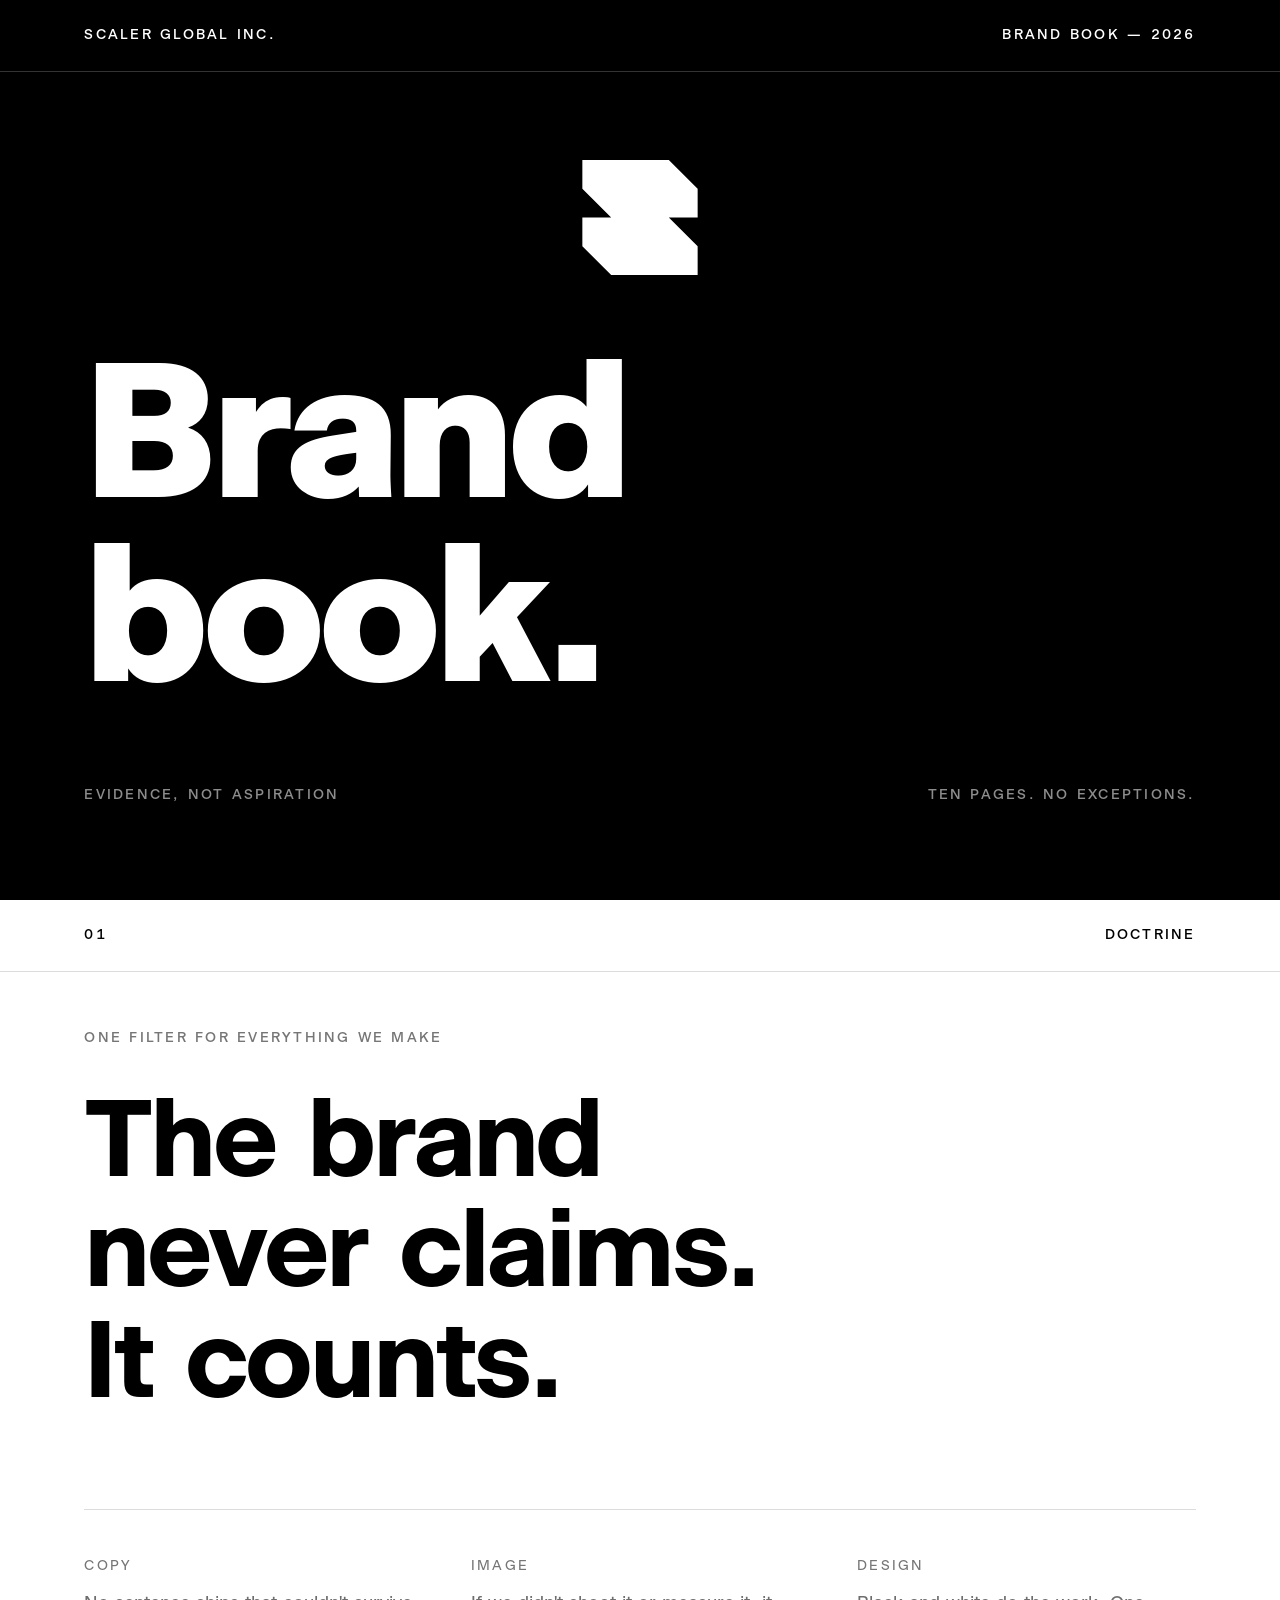
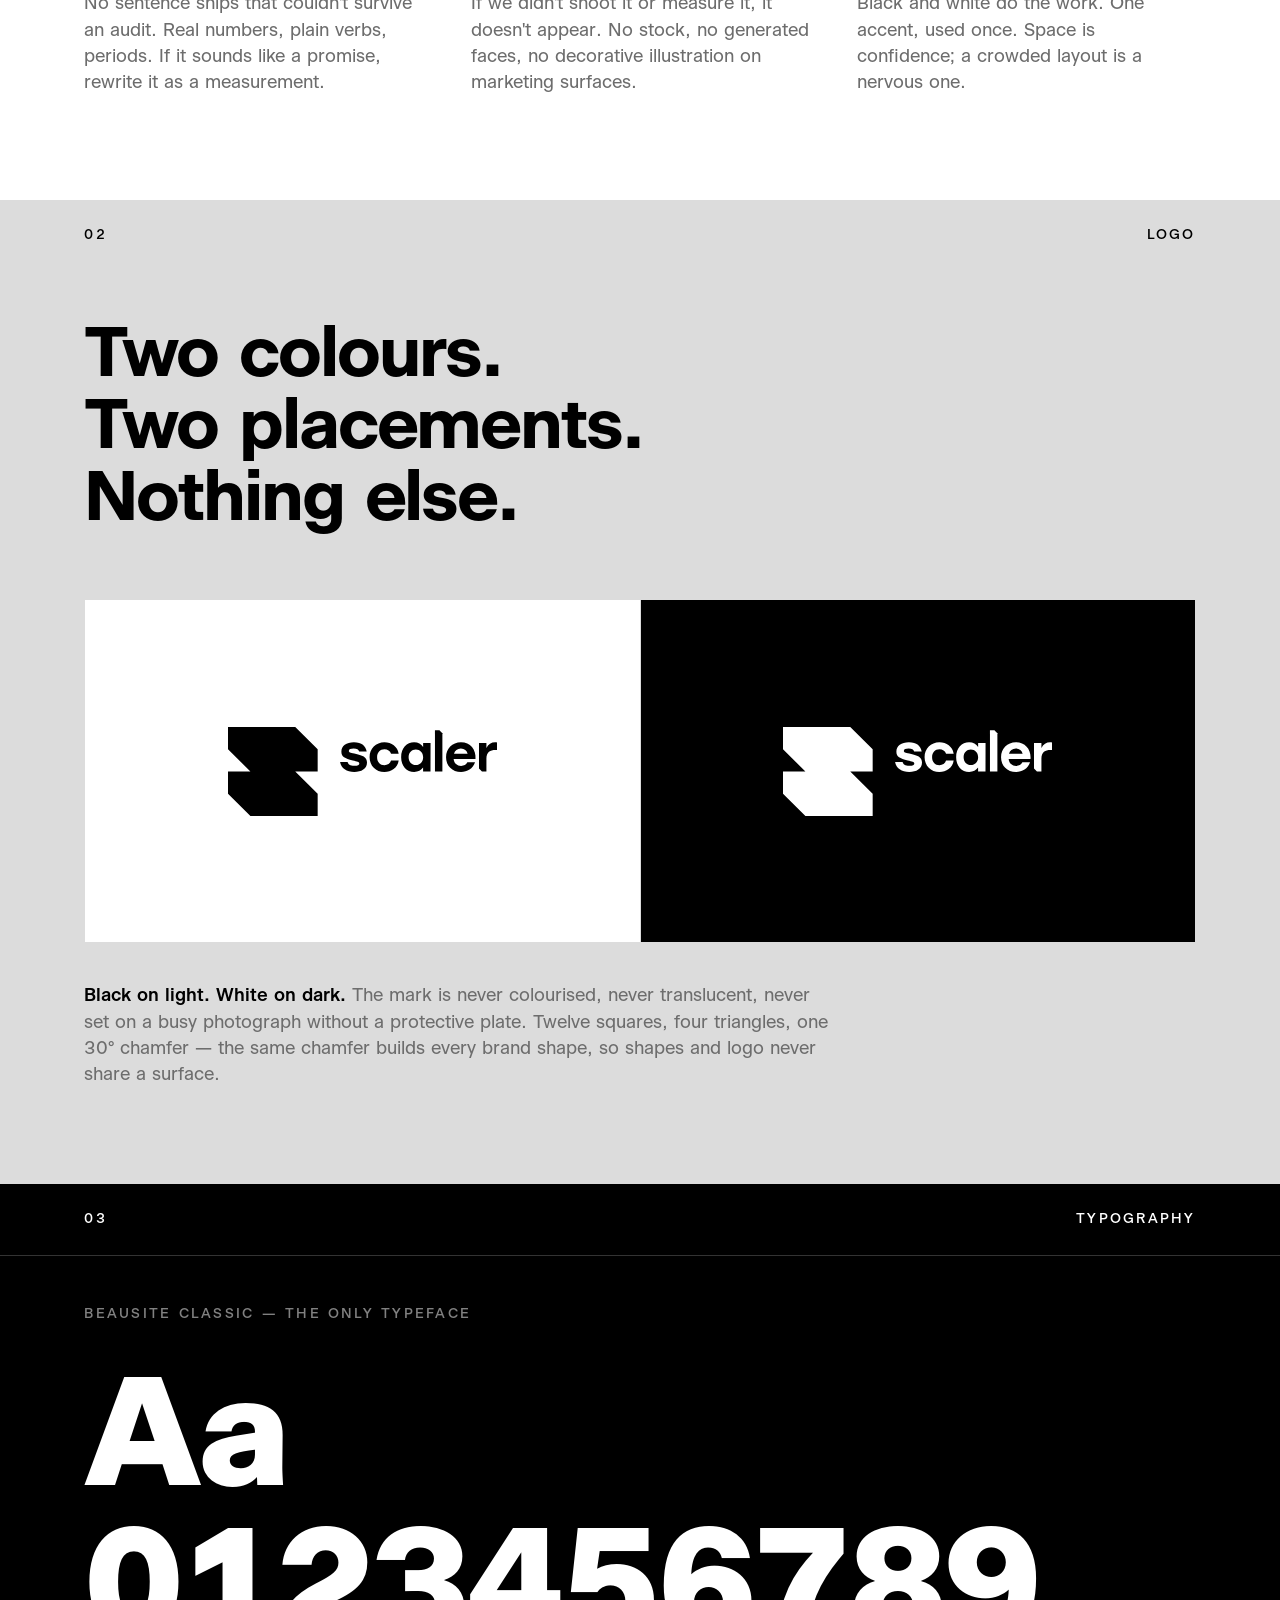
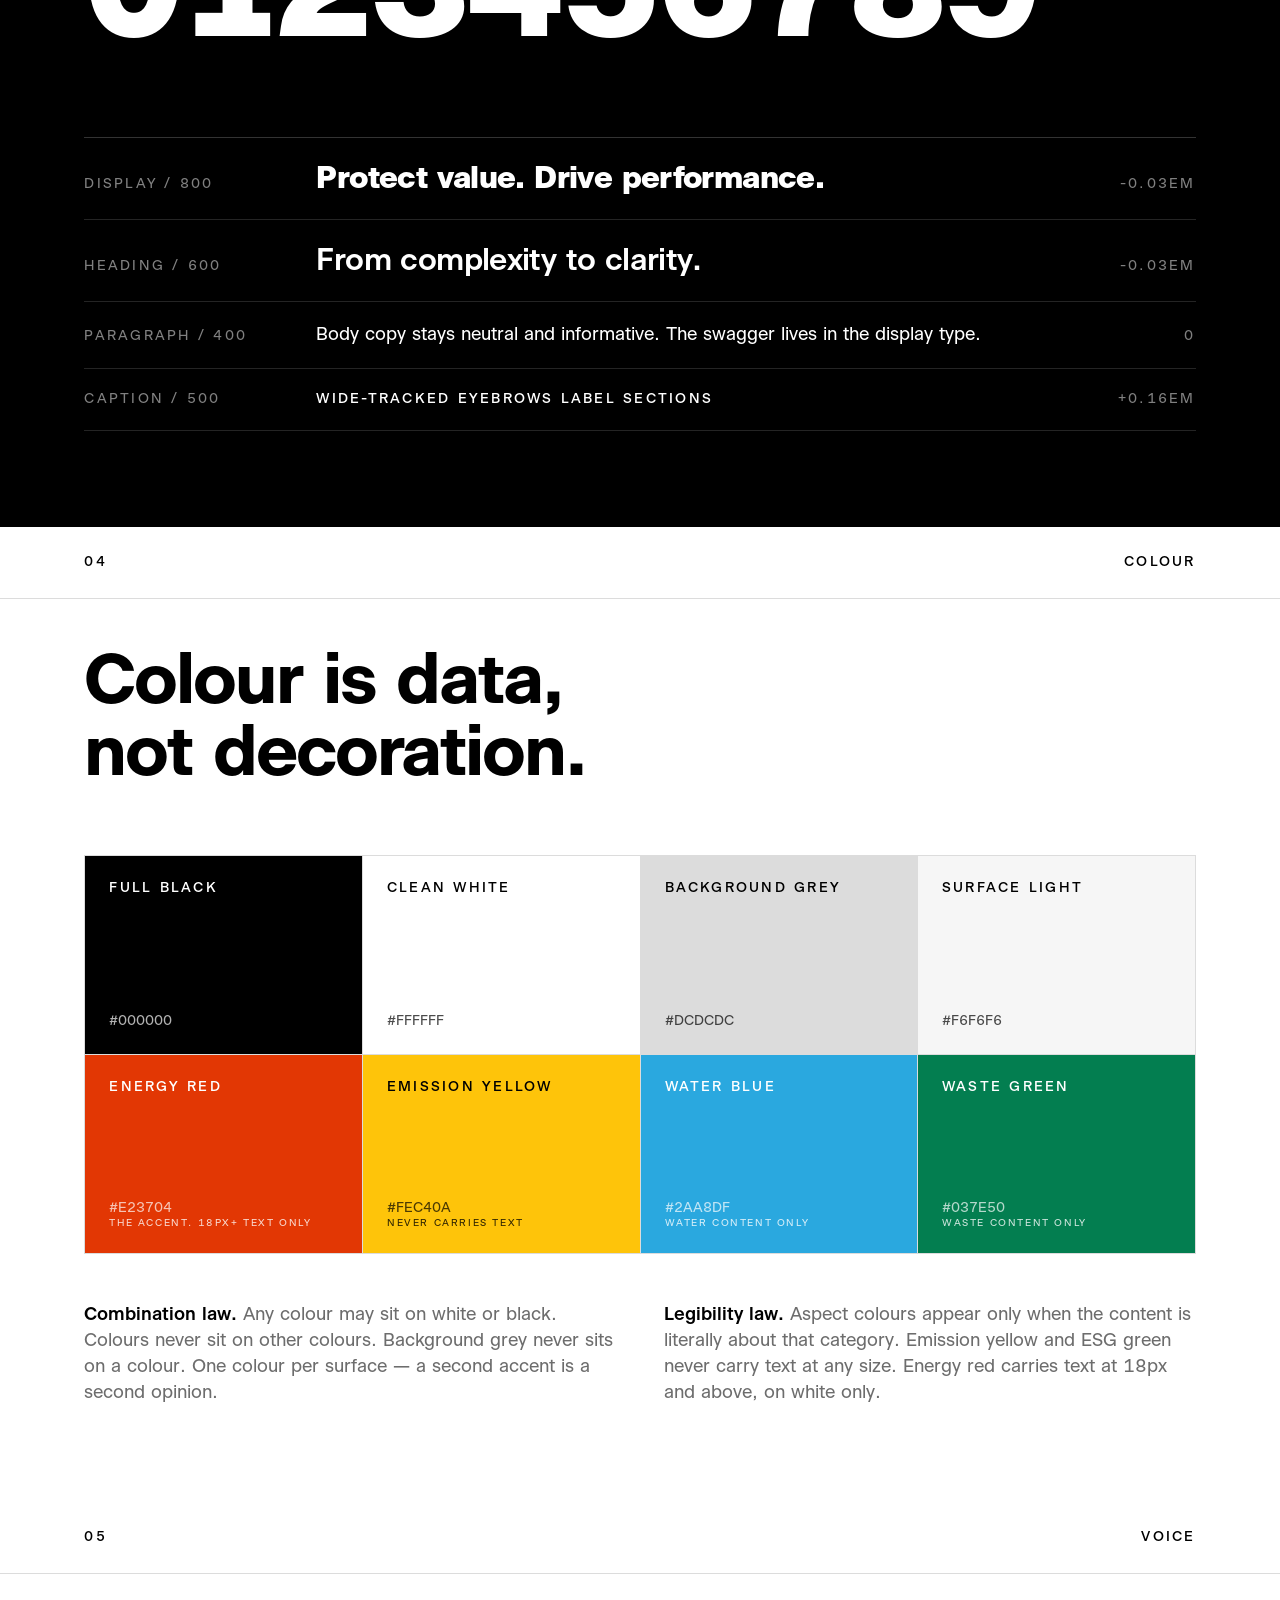
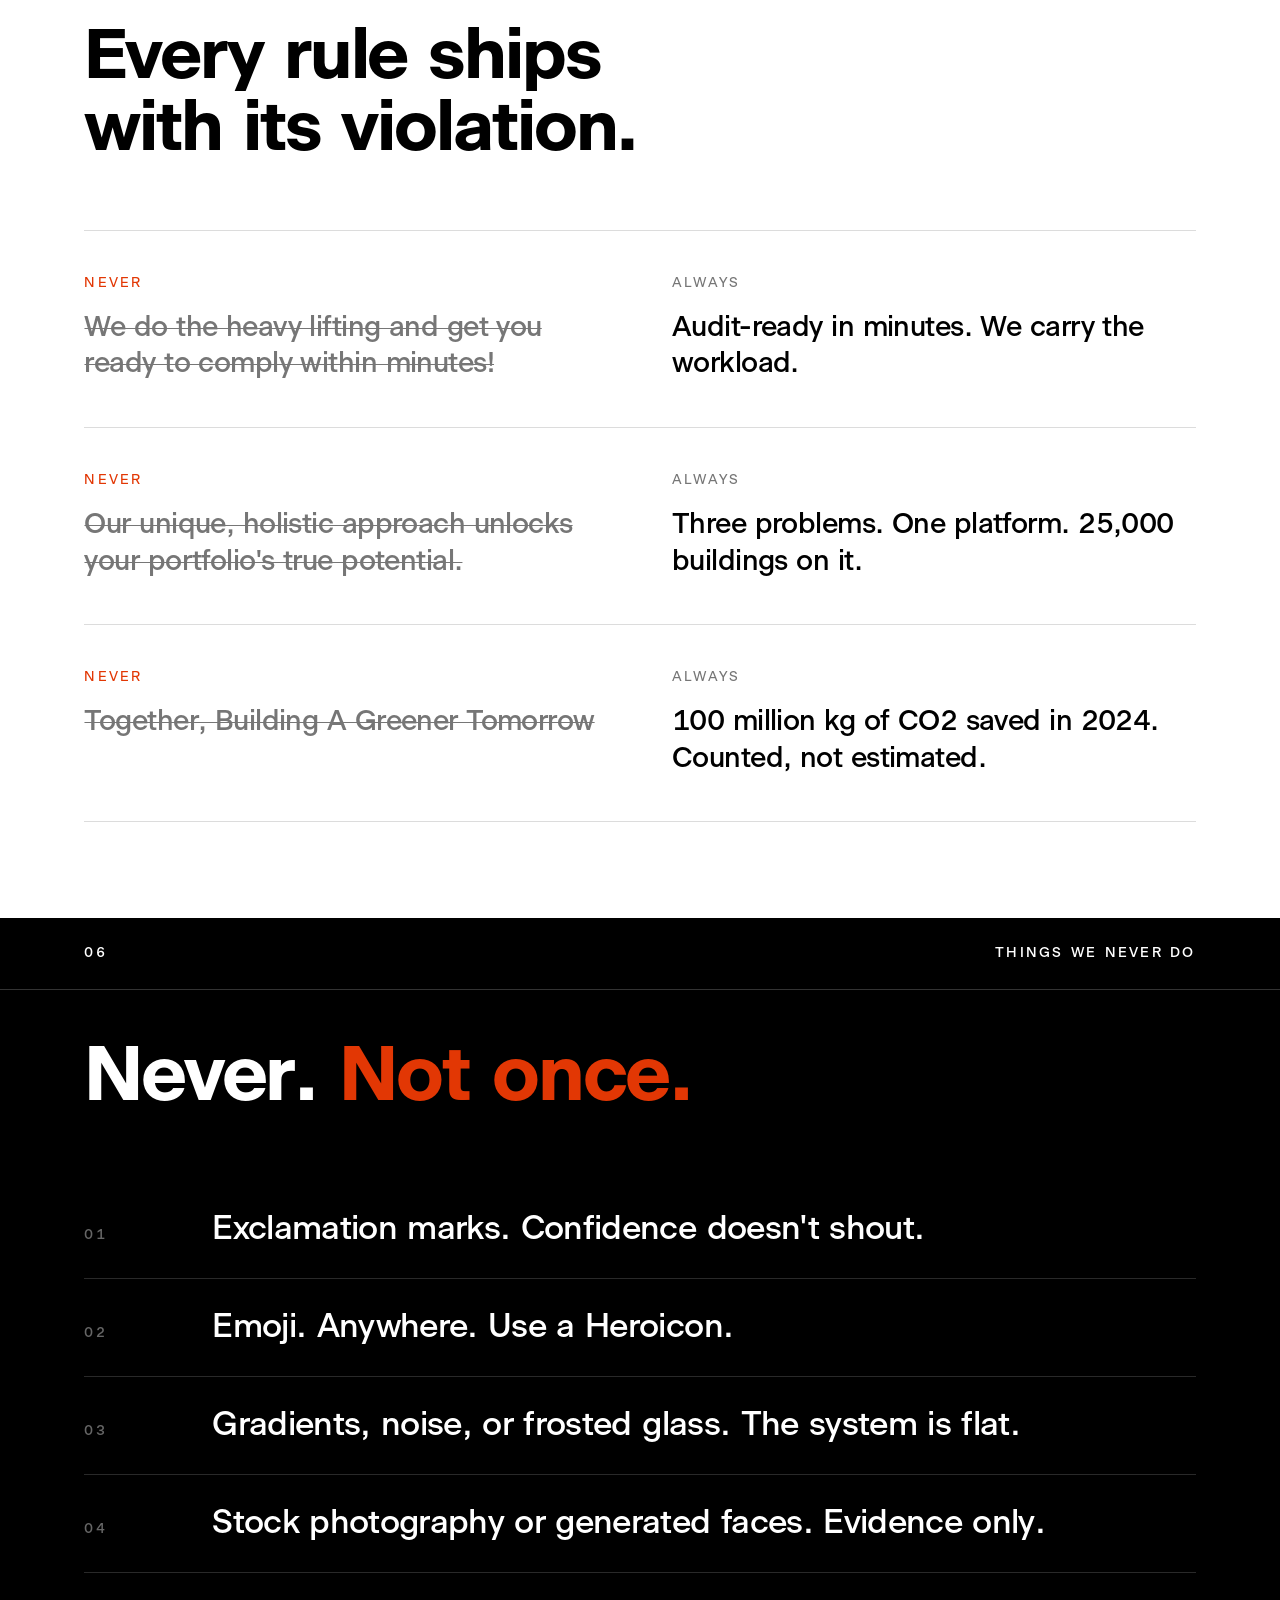
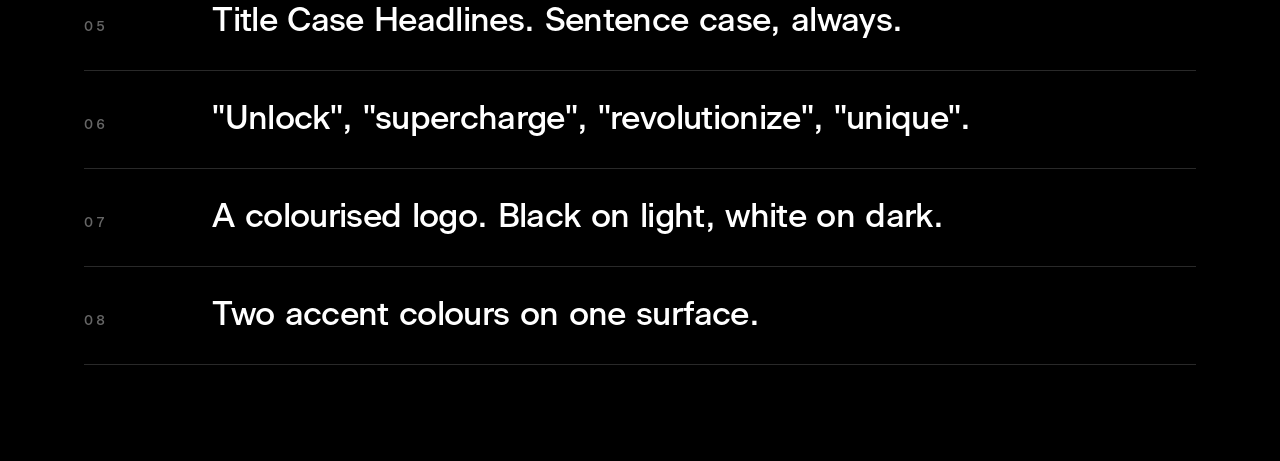
<file: brandbook.html>
<!DOCTYPE html>
<html lang="en">
<head>
<meta charset="UTF-8">
<meta name="viewport" content="width=device-width, initial-scale=1">
<title>Scaler — Brand book</title>
<link rel="stylesheet" href="colors_and_type.css">
<style>
  :root {
    --font-display: "Beausite Classic", "Inter", "Helvetica Neue", Helvetica, Arial, sans-serif;
    --font-body: "Beausite Classic", "Inter", "Helvetica Neue", Helvetica, Arial, sans-serif;
    --ease: cubic-bezier(0.2, 0, 0, 1);
    --margin: clamp(24px, 6.6vw, 128px);
  }
  * { margin: 0; padding: 0; box-sizing: border-box; }
  body {
    font-family: var(--font-body);
    color: var(--fg1);
    background: var(--color-clean-white);
    -webkit-font-smoothing: antialiased;
    font-variant-numeric: tabular-nums;
  }
  img { display: block; }

  /* The tokens file hardcodes black on headings and grey on paragraphs.
     On dark surfaces, everything inherits the surface's text colour instead. */
  .black h1, .black h2, .black h3, .black h4, .black p, .black blockquote,
  .black .display, .black .eyebrow {
    color: inherit;
  }

  .spread {
    min-height: 100vh;
    padding: 120px var(--margin) 96px;
    position: relative;
    display: flex; flex-direction: column; justify-content: center;
  }
  .white { background: var(--color-clean-white); color: var(--fg1); }
  .black { background: var(--color-full-black); color: var(--fg-on-dark); }
  .grey  { background: var(--color-background-grey); color: var(--fg1); }

  /* spread chrome */
  .chrome {
    position: absolute; top: 0; left: 0; right: 0;
    height: 72px;
    display: flex; align-items: center; justify-content: space-between;
    padding: 0 var(--margin);
    border-bottom: 1px solid var(--border1);
    font-size: var(--size-cap-sm);
    letter-spacing: var(--track-caption);
    text-transform: uppercase;
    font-weight: var(--weight-medium);
  }
  .black .chrome { border-color: rgba(255,255,255,.2); }
  .chrome .num { font-variant-numeric: tabular-nums; }

  .eyebrow {
    font-size: var(--size-cap-sm);
    letter-spacing: var(--track-caption);
    text-transform: uppercase;
    font-weight: var(--weight-medium);
  }
  .display {
    font-weight: var(--weight-bold);
    letter-spacing: var(--track-display);
    line-height: 1.02;
  }

  /* ── 00 Cover ── */
  .cover { justify-content: space-between; padding-top: 160px; }
  .cover .mark { height: clamp(64px, 9vw, 128px); }
  .cover h1 { font-size: clamp(96px, 15vw, 240px); font-weight: 800; letter-spacing: var(--track-display); line-height: .96; }
  .cover .meta { display: flex; justify-content: space-between; align-items: flex-end; opacity: .55; }

  /* ── 01 Doctrine ── */
  .doctrine h2 { font-size: clamp(56px, 8.5vw, 140px); max-width: 11ch; }
  .doctrine .laws {
    margin-top: 88px;
    display: grid; grid-template-columns: repeat(3, 1fr); gap: 48px;
    border-top: 1px solid var(--border1); padding-top: 48px;
  }
  .doctrine .law .k { font-size: var(--size-cap-sm); letter-spacing: var(--track-caption); text-transform: uppercase; color: var(--fg3); margin-bottom: 16px; }
  .doctrine .law p { font-size: var(--size-p-md); line-height: var(--lh-paragraph); }

  /* ── 02 Logo ── */
  .logospread .stage {
    display: grid; grid-template-columns: 1fr 1fr; gap: 1px;
    background: var(--border1); border: 1px solid var(--border1);
    margin-top: 64px;
  }
  .logospread .cell { display: flex; align-items: center; justify-content: center; min-height: 38vh; }
  .logospread .cell.on-light { background: var(--color-clean-white); }
  .logospread .cell.on-dark { background: var(--color-full-black); }
  .logospread .cell img { height: clamp(48px, 7vw, 96px); }
  .logospread .rule { margin-top: 40px; font-size: var(--size-p-md); color: var(--fg2); max-width: 62ch; line-height: var(--lh-paragraph); }
  .logospread .rule strong { color: var(--fg1); font-weight: var(--weight-semibold); }

  /* ── 03 Type ── */
  .typespread .specimen { font-size: clamp(72px, 12vw, 200px); font-weight: 800; letter-spacing: var(--track-display); line-height: .98; }
  .typespread .weights {
    margin-top: 72px; border-top: 1px solid rgba(255,255,255,.2);
  }
  .typespread .wrow {
    display: grid; grid-template-columns: 200px 1fr 120px; gap: 32px; align-items: baseline;
    padding: 22px 0; border-bottom: 1px solid rgba(255,255,255,.14);
  }
  .typespread .wrow .lbl { font-size: var(--size-cap-sm); letter-spacing: var(--track-caption); text-transform: uppercase; opacity: .5; }
  .typespread .wrow .sample { font-size: clamp(20px, 2.4vw, 34px); letter-spacing: -0.02em; }
  .typespread .wrow .trk { font-size: var(--size-cap-sm); letter-spacing: var(--track-caption); text-transform: uppercase; opacity: .5; text-align: right; }

  /* ── 04 Color ── */
  .colorspread .grid {
    display: grid; grid-template-columns: repeat(4, 1fr); gap: 1px;
    background: var(--border1); border: 1px solid var(--border1);
    margin-top: 64px;
  }
  .swatch { min-height: 22vh; padding: 24px; display: flex; flex-direction: column; justify-content: space-between; }
  .swatch .nm { font-size: var(--size-cap-sm); letter-spacing: var(--track-caption); text-transform: uppercase; font-weight: var(--weight-medium); }
  .swatch .hx { font-size: var(--size-p-sm); opacity: .7; }
  .swatch .tag { font-size: var(--size-cap-xs); letter-spacing: var(--track-caption); text-transform: uppercase; opacity: .8; }
  .colorspread .rules { margin-top: 48px; display: grid; grid-template-columns: 1fr 1fr; gap: 48px; }
  .colorspread .rules p { font-size: var(--size-p-md); line-height: var(--lh-paragraph); color: var(--fg2); }
  .colorspread .rules strong { color: var(--fg1); font-weight: var(--weight-semibold); }

  /* ── 05 Voice ── */
  .voice .pairs { margin-top: 64px; border-top: 1px solid var(--border1); }
  .voice .pair {
    display: grid; grid-template-columns: 1fr 1fr; gap: 64px;
    padding: 44px 0; border-bottom: 1px solid var(--border1);
  }
  .voice .side .k { font-size: var(--size-cap-sm); letter-spacing: var(--track-caption); text-transform: uppercase; margin-bottom: 18px; }
  .voice .side.never .k { color: var(--color-energy-red); }
  .voice .side.always .k { color: var(--fg3); }
  .voice .side .t { font-size: clamp(20px, 2.2vw, 32px); font-weight: var(--weight-medium); letter-spacing: -0.02em; line-height: 1.3; }
  .voice .side.never .t { color: var(--fg3); text-decoration: line-through; text-decoration-thickness: 1px; }

  /* ── 06 Never ── */
  .never-list { margin-top: 64px; }
  .never-list .row {
    display: grid; grid-template-columns: 80px 1fr; gap: 48px; align-items: baseline;
    padding: 28px 0; border-bottom: 1px solid rgba(255,255,255,.16);
    font-size: clamp(22px, 2.6vw, 40px);
    font-weight: var(--weight-medium);
    letter-spacing: -0.02em;
  }
  .never-list .row .n { font-size: var(--size-cap-sm); letter-spacing: var(--track-caption); opacity: .4; }
  .never h2 .red { color: var(--color-energy-red); }

  .reveal { opacity: 0; transform: translateY(16px); transition: opacity 320ms var(--ease), transform 320ms var(--ease); }
  .reveal.in { opacity: 1; transform: none; }

  @media (max-width: 900px) {
    .doctrine .laws, .colorspread .grid, .colorspread .rules, .voice .pair, .logospread .stage { grid-template-columns: 1fr; }
    .typespread .wrow { grid-template-columns: 1fr; gap: 8px; }
  }
</style>
</head>
<body>

<!-- ── 00 · Cover ── -->
<section class="spread black cover">
  <div class="chrome"><span class="num">Scaler Global Inc.</span><span>Brand book — 2026</span></div>
  <img class="mark" src="assets/logo-mark-light.svg" alt="Scaler mark">
  <h1>Brand<br>book.</h1>
  <div class="meta">
    <span class="eyebrow">Evidence, not aspiration</span>
    <span class="eyebrow">Ten pages. No exceptions.</span>
  </div>
</section>

<!-- ── 01 · Doctrine ── -->
<section class="spread white doctrine">
  <div class="chrome"><span class="num">01</span><span>Doctrine</span></div>
  <p class="eyebrow reveal" style="color:var(--fg3); margin-bottom:40px;">One filter for everything we make</p>
  <h2 class="display reveal">The brand never claims. It counts.</h2>
  <div class="laws">
    <div class="law reveal">
      <div class="k">Copy</div>
      <p>No sentence ships that couldn't survive an audit. Real numbers, plain verbs, periods. If it sounds like a promise, rewrite it as a measurement.</p>
    </div>
    <div class="law reveal">
      <div class="k">Image</div>
      <p>If we didn't shoot it or measure it, it doesn't appear. No stock, no generated faces, no decorative illustration on marketing surfaces.</p>
    </div>
    <div class="law reveal">
      <div class="k">Design</div>
      <p>Black and white do the work. One accent, used once. Space is confidence; a crowded layout is a nervous one.</p>
    </div>
  </div>
</section>

<!-- ── 02 · Logo ── -->
<section class="spread grey logospread">
  <div class="chrome"><span class="num">02</span><span>Logo</span></div>
  <h2 class="display reveal" style="font-size:clamp(40px,5.5vw,88px); max-width:14ch;">Two colours. Two placements. Nothing else.</h2>
  <div class="stage reveal">
    <div class="cell on-light"><img src="assets/logo-full-dark.svg" alt="Scaler logo, black on light"></div>
    <div class="cell on-dark"><img src="assets/logo-full-light.svg" alt="Scaler logo, white on dark"></div>
  </div>
  <p class="rule reveal"><strong>Black on light. White on dark.</strong> The mark is never colourised, never translucent, never set on a busy photograph without a protective plate. Twelve squares, four triangles, one 30° chamfer — the same chamfer builds every brand shape, so shapes and logo never share a surface.</p>
</section>

<!-- ── 03 · Typography ── -->
<section class="spread black typespread">
  <div class="chrome"><span class="num">03</span><span>Typography</span></div>
  <p class="eyebrow reveal" style="opacity:.5; margin-bottom:40px;">Beausite Classic — the only typeface</p>
  <div class="specimen reveal">Aa 0123456789</div>
  <div class="weights reveal">
    <div class="wrow"><span class="lbl">Display / 800</span><span class="sample" style="font-weight:800;">Protect value. Drive performance.</span><span class="trk">-0.03em</span></div>
    <div class="wrow"><span class="lbl">Heading / 600</span><span class="sample" style="font-weight:600;">From complexity to clarity.</span><span class="trk">-0.03em</span></div>
    <div class="wrow"><span class="lbl">Paragraph / 400</span><span class="sample" style="font-weight:400; font-size:18px; letter-spacing:0;">Body copy stays neutral and informative. The swagger lives in the display type.</span><span class="trk">0</span></div>
    <div class="wrow"><span class="lbl">Caption / 500</span><span class="sample" style="font-weight:500; font-size:14px; letter-spacing:.16em; text-transform:uppercase;">Wide-tracked eyebrows label sections</span><span class="trk">+0.16em</span></div>
  </div>
</section>

<!-- ── 04 · Colour ── -->
<section class="spread white colorspread">
  <div class="chrome"><span class="num">04</span><span>Colour</span></div>
  <h2 class="display reveal" style="font-size:clamp(40px,5.5vw,88px); max-width:14ch;">Colour is data, not decoration.</h2>
  <div class="grid reveal">
    <div class="swatch" style="background:#000; color:#fff;"><span class="nm">Full black</span><span class="hx">#000000</span></div>
    <div class="swatch" style="background:#fff;"><span class="nm">Clean white</span><span class="hx">#FFFFFF</span></div>
    <div class="swatch" style="background:#DCDCDC;"><span class="nm">Background grey</span><span class="hx">#DCDCDC</span></div>
    <div class="swatch" style="background:#F6F6F6;"><span class="nm">Surface light</span><span class="hx">#F6F6F6</span></div>
    <div class="swatch" style="background:#E23704; color:#fff;"><span class="nm">Energy red</span><div><div class="hx">#E23704</div><div class="tag">The accent. 18px+ text only</div></div></div>
    <div class="swatch" style="background:#FEC40A;"><span class="nm">Emission yellow</span><div><div class="hx">#FEC40A</div><div class="tag">Never carries text</div></div></div>
    <div class="swatch" style="background:#2AA8DF; color:#fff;"><span class="nm">Water blue</span><div><div class="hx">#2AA8DF</div><div class="tag">Water content only</div></div></div>
    <div class="swatch" style="background:#037E50; color:#fff;"><span class="nm">Waste green</span><div><div class="hx">#037E50</div><div class="tag">Waste content only</div></div></div>
  </div>
  <div class="rules">
    <p class="reveal"><strong>Combination law.</strong> Any colour may sit on white or black. Colours never sit on other colours. Background grey never sits on a colour. One colour per surface — a second accent is a second opinion.</p>
    <p class="reveal"><strong>Legibility law.</strong> Aspect colours appear only when the content is literally about that category. Emission yellow and ESG green never carry text at any size. Energy red carries text at 18px and above, on white only.</p>
  </div>
</section>

<!-- ── 05 · Voice ── -->
<section class="spread white voice">
  <div class="chrome"><span class="num">05</span><span>Voice</span></div>
  <h2 class="display reveal" style="font-size:clamp(40px,5.5vw,88px); max-width:14ch;">Every rule ships with its violation.</h2>
  <div class="pairs">
    <div class="pair reveal">
      <div class="side never"><div class="k">Never</div><div class="t">We do the heavy lifting and get you ready to comply within minutes!</div></div>
      <div class="side always"><div class="k">Always</div><div class="t">Audit-ready in minutes. We carry the workload.</div></div>
    </div>
    <div class="pair reveal">
      <div class="side never"><div class="k">Never</div><div class="t">Our unique, holistic approach unlocks your portfolio's true potential.</div></div>
      <div class="side always"><div class="k">Always</div><div class="t">Three problems. One platform. 25,000 buildings on it.</div></div>
    </div>
    <div class="pair reveal">
      <div class="side never"><div class="k">Never</div><div class="t">Together, Building A Greener Tomorrow</div></div>
      <div class="side always"><div class="k">Always</div><div class="t">100 million kg of CO2 saved in 2024. Counted, not estimated.</div></div>
    </div>
  </div>
</section>

<!-- ── 06 · Never ── -->
<section class="spread black never">
  <div class="chrome"><span class="num">06</span><span>Things we never do</span></div>
  <h2 class="display reveal" style="font-size:clamp(40px,6vw,96px);">Never. <span class="red">Not once.</span></h2>
  <div class="never-list">
    <div class="row reveal"><span class="n">01</span><span>Exclamation marks. Confidence doesn't shout.</span></div>
    <div class="row reveal"><span class="n">02</span><span>Emoji. Anywhere. Use a Heroicon.</span></div>
    <div class="row reveal"><span class="n">03</span><span>Gradients, noise, or frosted glass. The system is flat.</span></div>
    <div class="row reveal"><span class="n">04</span><span>Stock photography or generated faces. Evidence only.</span></div>
    <div class="row reveal"><span class="n">05</span><span>Title Case Headlines. Sentence case, always.</span></div>
    <div class="row reveal"><span class="n">06</span><span>"Unlock", "supercharge", "revolutionize", "unique".</span></div>
    <div class="row reveal"><span class="n">07</span><span>A colourised logo. Black on light, white on dark.</span></div>
    <div class="row reveal"><span class="n">08</span><span>Two accent colours on one surface.</span></div>
  </div>
</section>

<script>
  const io = new IntersectionObserver(entries => {
    entries.forEach(e => { if (e.isIntersecting) { e.target.classList.add('in'); io.unobserve(e.target); } });
  }, { threshold: 0.12 });
  document.querySelectorAll('.reveal').forEach(el => io.observe(el));
</script>
</body>
</html>
</file>
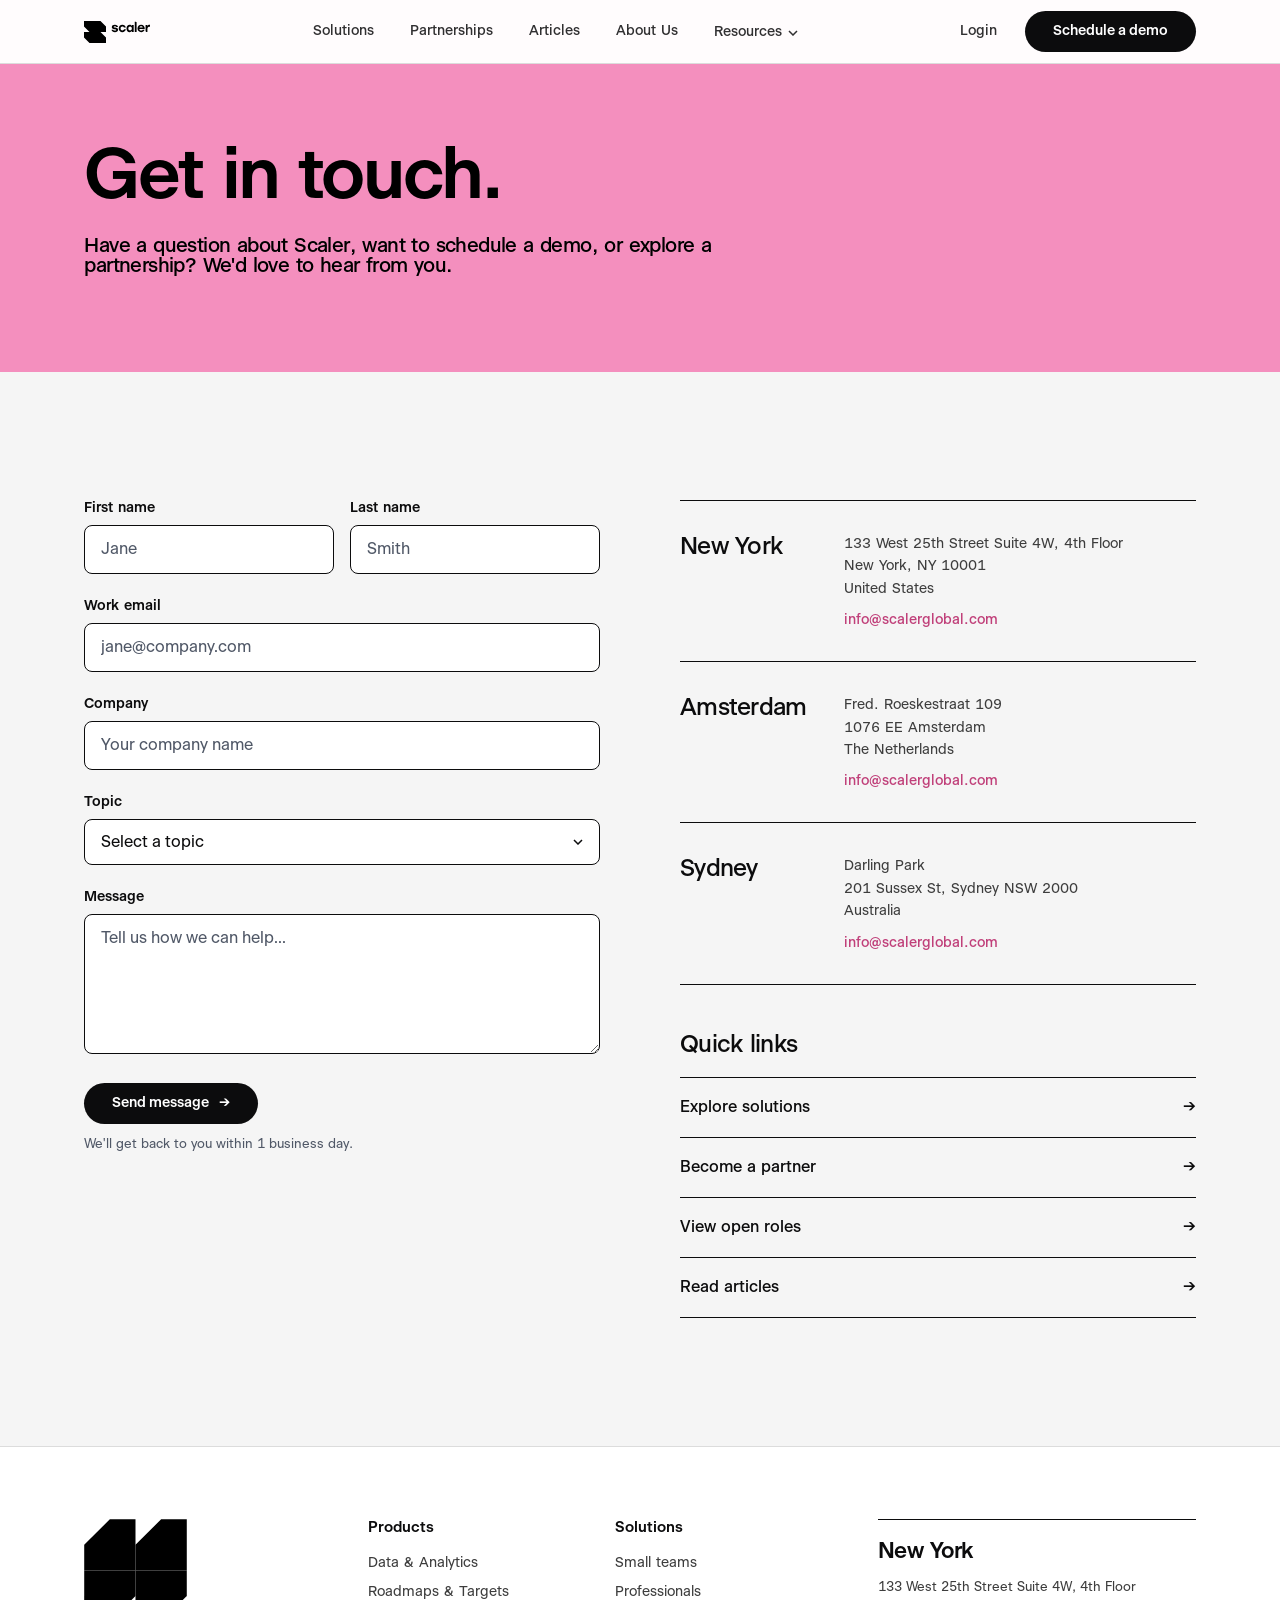
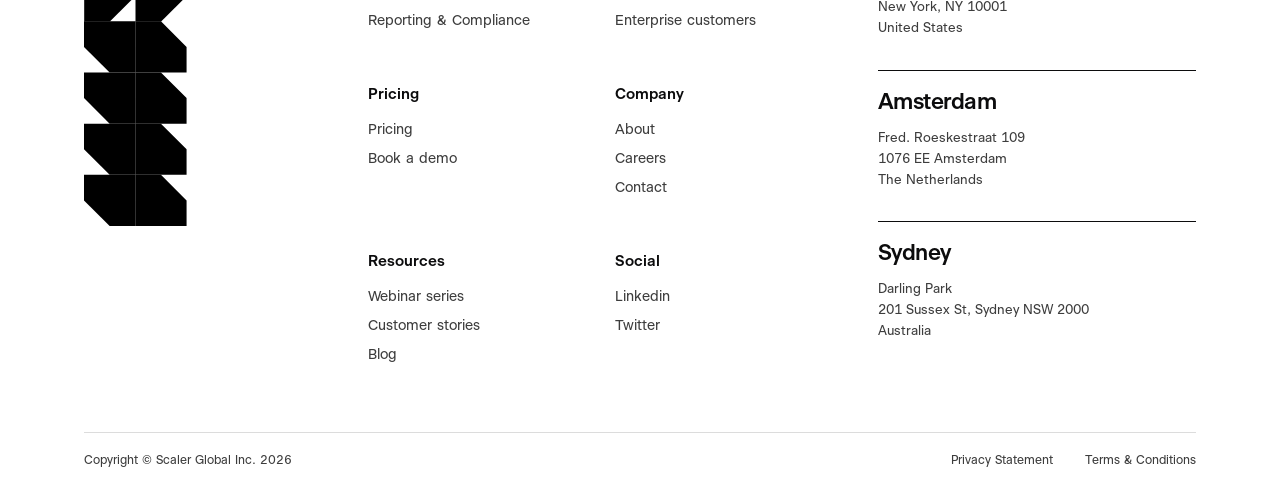
<file: contact.html>
<!DOCTYPE html>
<html lang="en">
<head>
<meta charset="UTF-8">
<meta name="viewport" content="width=device-width, initial-scale=1">
<title>Contact Us — Scaler Global</title>
<link rel="stylesheet" href="colors_and_type.css">
<link rel="stylesheet" href="scaler-site.css">
<style>
  :root {
    --accent: #F48FBE;
    --accent-text: #C0407A;
  }

  h2 { font-size: 48px; font-weight: 600; letter-spacing: -1.44px; line-height: 1; color: var(--ink); }
  h3 { font-size: 24px; font-weight: 500; letter-spacing: -0.72px; line-height: 1; color: var(--ink); }

  /* ══ Hero ══ */
  .hero {
    background: var(--accent);
    padding: 140px var(--margin) 96px;
  }
  .hero h1 { font-size: 72px; font-weight: 600; letter-spacing: -2.88px; line-height: 1; color: #000; }
  .hero h1 .line { display: block; opacity: 0; transform: translateY(20px); animation: fadeUp var(--t-default) var(--ease-out) forwards; }
  .hero h1 .line:nth-child(1) { animation-delay: .15s; }
  .hero h1 .line:nth-child(2) { animation-delay: .3s; }
  p.lede { font-size: 20px !important; font-weight: 500 !important; line-height: 1 !important; letter-spacing: -0.6px !important; color: #000 !important; }
  .hero .lede { margin-top: 24px; max-width: 50ch; }
  .fade-up { opacity: 0; transform: translateY(20px); animation: fadeUp var(--t-default) var(--ease-out) forwards; }

  /* ══ Contact grid ══ */
  .contact-grid { display: grid; grid-template-columns: 1fr 1fr; gap: 80px; align-items: start; }

  /* ══ Form ══ */
  .form-group { margin-bottom: 24px; }
  .form-group label {
    display: block; font-size: 14px; font-weight: 600; color: var(--ink);
    margin-bottom: 8px;
  }
  .form-group input,
  .form-group select,
  .form-group textarea {
    width: 100%; padding: 14px 16px;
    border: 1px solid var(--ink); border-radius: 8px;
    font-family: inherit; font-size: 16px; color: var(--ink);
    background: var(--white);
    transition: border-color var(--t-fast) var(--ease-out), box-shadow var(--t-fast) var(--ease-out);
  }
  .form-group input:focus,
  .form-group select:focus,
  .form-group textarea:focus {
    outline: none; border-color: var(--accent);
    box-shadow: 0 0 0 3px rgba(42,168,223,.15);
  }
  .form-group input::placeholder,
  .form-group textarea::placeholder { color: var(--ink-3); }
  .form-group textarea { resize: vertical; min-height: 140px; }
  .form-group select { appearance: none; cursor: pointer; background-image: url("data:image/svg+xml,%3Csvg width='10' height='6' viewBox='0 0 10 6' fill='none' xmlns='http://www.w3.org/2000/svg'%3E%3Cpath d='M1 1l4 4 4-4' stroke='%230C0C0D' stroke-width='1.5'/%3E%3C/svg%3E"); background-repeat: no-repeat; background-position: right 16px center; padding-right: 40px; }
  .form-row { display: grid; grid-template-columns: 1fr 1fr; gap: 16px; }
  .form-submit { margin-top: 8px; }
  .form-note { margin-top: 12px; font-size: 13px; color: var(--ink-3); }
  .form-success {
    display: none; padding: 24px; border-radius: 8px;
    background: rgba(86,197,90,.1); border: 1px solid #56C55A;
    font-size: 16px; font-weight: 500; color: #037E50;
  }
  .form-success.show { display: block; }

  /* ══ Office cards ══ */
  .office-cards { display: flex; flex-direction: column; gap: 0; }
  .office-card {
    padding: 32px 0; border-top: 1px solid var(--ink);
    display: grid; grid-template-columns: 140px 1fr; gap: 24px;
  }
  .office-card:last-child { border-bottom: 1px solid var(--ink); }
  .office-card .oc-city { font-size: 24px; font-weight: 500; letter-spacing: -0.72px; color: var(--ink); }
  .office-card .oc-addr { font-size: 14px; line-height: 1.6; color: var(--ink-2); }
  .office-card .oc-email { display: block; margin-top: 12px; font-size: 14px; font-weight: 500; color: var(--accent-text); }
  .office-card .oc-email:hover { text-decoration: underline; }

  /* ══ Quick links ══ */
  .quick-links { margin-top: 48px; }
  .quick-links h3 { margin-bottom: 20px; }
  .ql-row {
    display: flex; justify-content: space-between; align-items: center;
    padding: 20px 0; border-top: 1px solid var(--ink);
    font-size: 16px; font-weight: 500; color: var(--ink);
    transition: color var(--t-fast) var(--ease-out);
  }
  .ql-row:last-child { border-bottom: 1px solid var(--ink); }
  .ql-row:hover { color: var(--accent-text); }
  .ql-row .arr { transition: transform var(--t-fast) var(--ease-out); }
  .ql-row:hover .arr { transform: translateX(3px); }

  .reveal { opacity: 0; transform: translateY(20px); transition: opacity var(--t-default) var(--ease-out), transform var(--t-default) var(--ease-out); }
  .reveal.in { opacity: 1; transform: none; }

  @media (max-width: 960px) {
    .contact-grid, .form-row { grid-template-columns: 1fr; }
    .office-card { grid-template-columns: 1fr; }
  }
</style>
</head>
<body>

<nav>
  <a class="logo" href="index.html"><img src="assets/logo-full-dark.svg" alt="Scaler"></a>
  <div class="links">
    <a href="solutions.html">Solutions</a>
    <a href="partnerships.html">Partnerships</a>
    <a href="articles.html">Articles</a>
    <a href="about.html">About Us</a>
    <div class="drop">
      <button>Resources
        <svg width="10" height="6" viewBox="0 0 10 6" fill="none"><path d="M1 1l4 4 4-4" stroke="currentColor" stroke-width="1.5"/></svg>
      </button>
      <div class="menu">
        <a href="sfdr.html">SFDR</a>
        <a href="benchmarking.html">Benchmarking</a>
        <a href="espm.html">ESPM</a>
      </div>
    </div>
  </div>
  <div class="actions">
    <a class="login" href="https://app.scalerglobal.com">Login</a>
    <button class="pill">Schedule a demo</button>
  </div>
</nav>

<!-- ══ Hero ══ -->
<header class="hero">
  <h1>
    <span class="line">Get in touch.</span>
  </h1>
  <p class="lede fade-up" style="animation-delay:.3s">Have a question about Scaler, want to schedule a demo, or explore a partnership? We'd love to hear from you.</p>
</header>

<!-- ══ Contact form + offices ══ -->
<section class="light">
  <div class="contact-grid">
    <div class="reveal">
      <form id="contactForm">
        <div class="form-row">
          <div class="form-group">
            <label for="firstName">First name</label>
            <input type="text" id="firstName" placeholder="Jane" required>
          </div>
          <div class="form-group">
            <label for="lastName">Last name</label>
            <input type="text" id="lastName" placeholder="Smith" required>
          </div>
        </div>
        <div class="form-group">
          <label for="email">Work email</label>
          <input type="email" id="email" placeholder="jane@company.com" required>
        </div>
        <div class="form-group">
          <label for="company">Company</label>
          <input type="text" id="company" placeholder="Your company name">
        </div>
        <div class="form-group">
          <label for="topic">Topic</label>
          <select id="topic">
            <option value="" disabled selected>Select a topic</option>
            <option>Schedule a demo</option>
            <option>Partnership inquiry</option>
            <option>Product question</option>
            <option>Pricing</option>
            <option>Careers</option>
            <option>Other</option>
          </select>
        </div>
        <div class="form-group">
          <label for="message">Message</label>
          <textarea id="message" placeholder="Tell us how we can help..."></textarea>
        </div>
        <div class="form-submit">
          <button type="submit" class="pill">Send message <span class="arr">→</span></button>
        </div>
        <p class="form-note">We'll get back to you within 1 business day.</p>
      </form>
      <div class="form-success" id="formSuccess">Thanks for reaching out! We'll be in touch shortly.</div>
    </div>

    <div class="reveal">
      <div class="office-cards">
        <div class="office-card">
          <div class="oc-city">New York</div>
          <div>
            <div class="oc-addr">133 West 25th Street Suite 4W, 4th Floor<br>New York, NY 10001<br>United States</div>
            <a class="oc-email" href="mailto:info@scalerglobal.com">info@scalerglobal.com</a>
          </div>
        </div>
        <div class="office-card">
          <div class="oc-city">Amsterdam</div>
          <div>
            <div class="oc-addr">Fred. Roeskestraat 109<br>1076 EE Amsterdam<br>The Netherlands</div>
            <a class="oc-email" href="mailto:info@scalerglobal.com">info@scalerglobal.com</a>
          </div>
        </div>
        <div class="office-card">
          <div class="oc-city">Sydney</div>
          <div>
            <div class="oc-addr">Darling Park<br>201 Sussex St, Sydney NSW 2000<br>Australia</div>
            <a class="oc-email" href="mailto:info@scalerglobal.com">info@scalerglobal.com</a>
          </div>
        </div>
      </div>

      <div class="quick-links">
        <h3>Quick links</h3>
        <a class="ql-row" href="solutions.html">Explore solutions <span class="arr">→</span></a>
        <a class="ql-row" href="partnerships.html">Become a partner <span class="arr">→</span></a>
        <a class="ql-row" href="https://jobs.ashbyhq.com/scaler">View open roles <span class="arr">→</span></a>
        <a class="ql-row" href="articles.html">Read articles <span class="arr">→</span></a>
      </div>
    </div>
  </div>
</section>

<!-- ══ Footer ══ -->
<footer>
  <div class="f-grid">
    <div class="f-mark">
      <img src="assets/shape-01.svg" alt="">
      <span class="word">scaler</span>
    </div>
    <div class="f-links">
      <div class="f-group"><div class="k">Products</div><a href="#">Data &amp; Analytics</a><a href="#">Roadmaps &amp; Targets</a><a href="#">Reporting &amp; Compliance</a></div>
      <div class="f-group"><div class="k">Solutions</div><a href="solutions.html">Small teams</a><a href="solutions.html">Professionals</a><a href="solutions.html">Enterprise customers</a></div>
      <div class="f-group"><div class="k">Pricing</div><a href="#">Pricing</a><a href="#">Book a demo</a></div>
      <div class="f-group"><div class="k">Company</div><a href="about.html">About</a><a href="https://jobs.ashbyhq.com/scaler">Careers</a><a href="contact.html">Contact</a></div>
      <div class="f-group"><div class="k">Resources</div><a href="#">Webinar series</a><a href="#">Customer stories</a><a href="articles.html">Blog</a></div>
      <div class="f-group"><div class="k">Social</div><a href="https://www.linkedin.com/company/scaler-global">Linkedin</a><a href="#">Twitter</a></div>
    </div>
    <div class="f-offices">
      <div class="office"><div class="city">New York</div><div class="addr">133 West 25th Street Suite 4W, 4th Floor<br>New York, NY 10001<br>United States</div></div>
      <div class="office"><div class="city">Amsterdam</div><div class="addr">Fred. Roeskestraat 109<br>1076 EE Amsterdam<br>The Netherlands</div></div>
      <div class="office"><div class="city">Sydney</div><div class="addr">Darling Park<br>201 Sussex St, Sydney NSW 2000<br>Australia</div></div>
    </div>
  </div>
  <div class="legal">
    <span>Copyright &copy; Scaler Global Inc. 2026</span>
    <span><a href="https://scalerglobal.com/privacy-statement">Privacy Statement</a><a href="https://scalerglobal.com/terms-and-conditions">Terms &amp; Conditions</a></span>
  </div>
</footer>

<script>
  const io = new IntersectionObserver(entries => {
    entries.forEach(e => {
      if (!e.isIntersecting) return;
      e.target.classList.add('in');
      io.unobserve(e.target);
    });
  }, { threshold: 0.2 });
  document.querySelectorAll('.reveal').forEach(el => io.observe(el));

  const navEl = document.querySelector('nav');
  addEventListener('scroll', () => navEl.classList.toggle('scrolled', scrollY > 8), { passive: true });

  // Form submit
  document.getElementById('contactForm').addEventListener('submit', e => {
    e.preventDefault();
    document.getElementById('contactForm').style.display = 'none';
    document.getElementById('formSuccess').classList.add('show');
  });
</script>
<script src="demo-modal.js"></script>
</body>
</html>
</file>
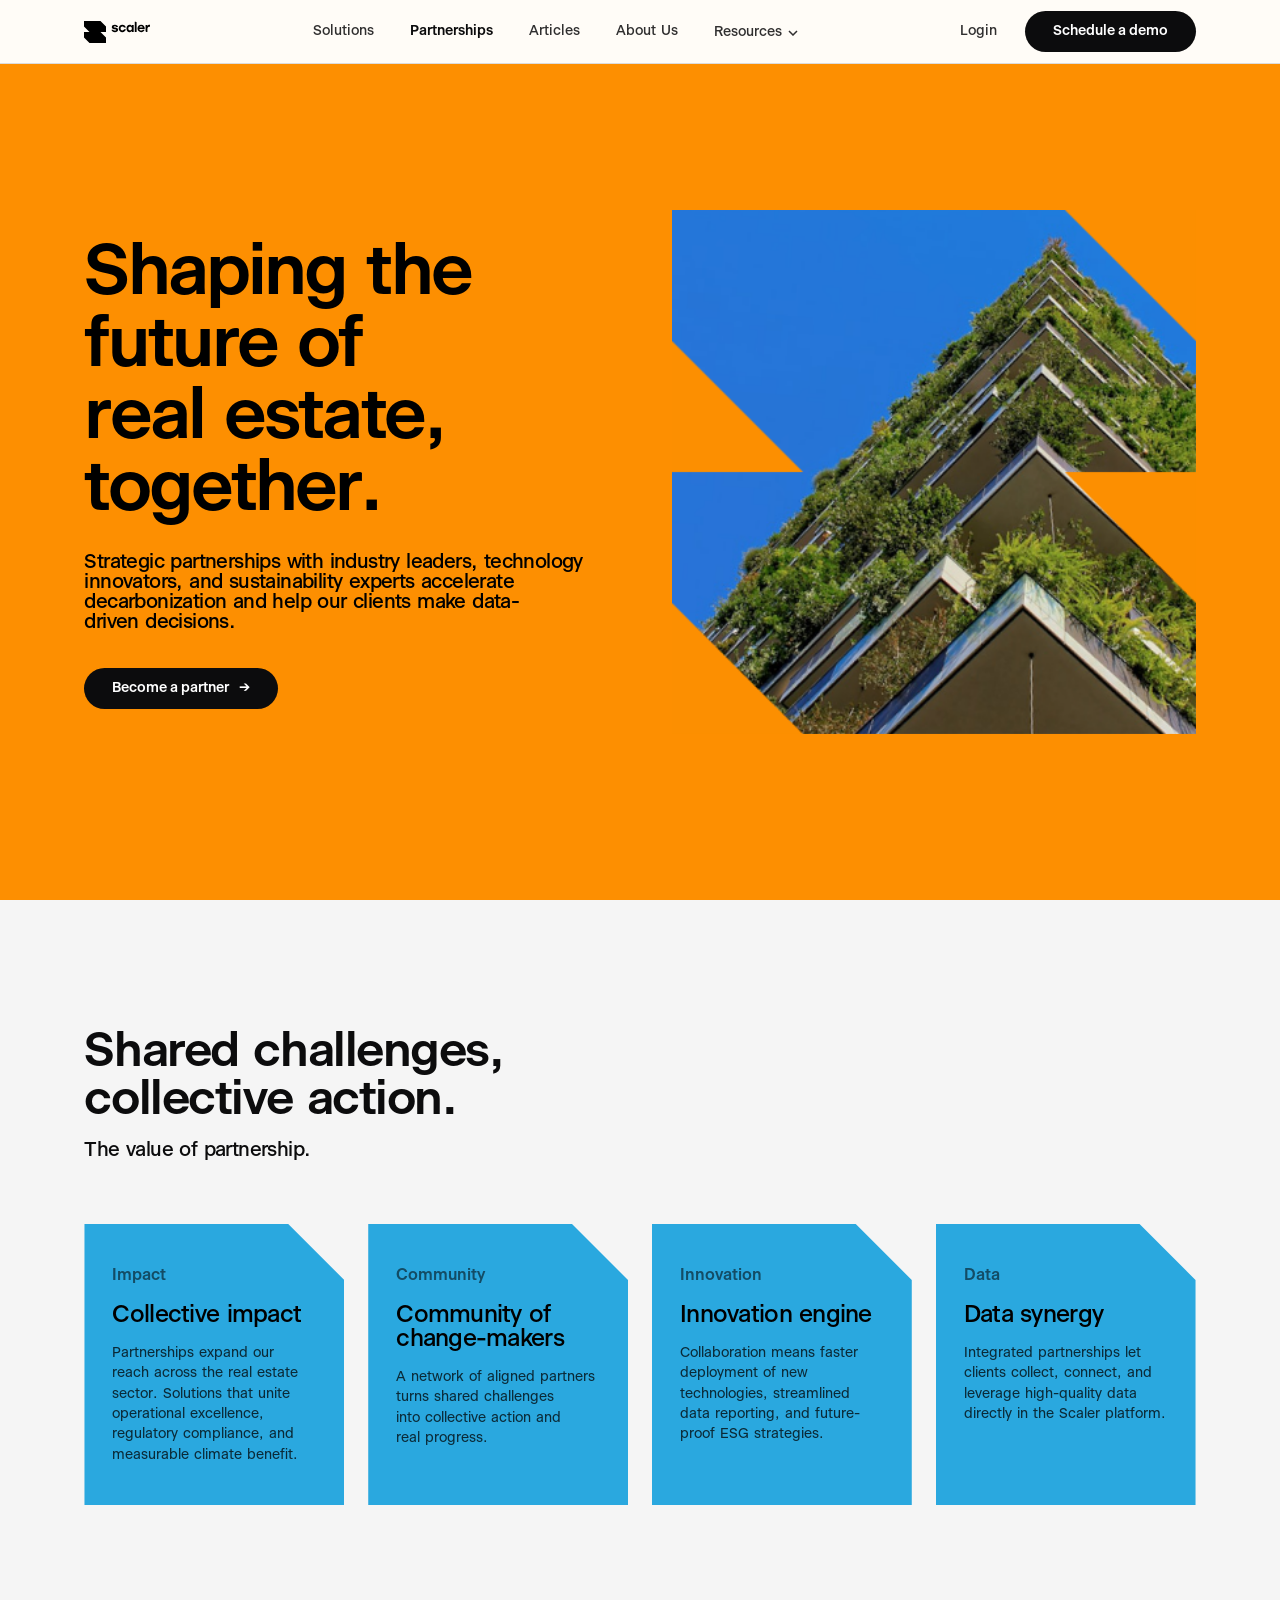
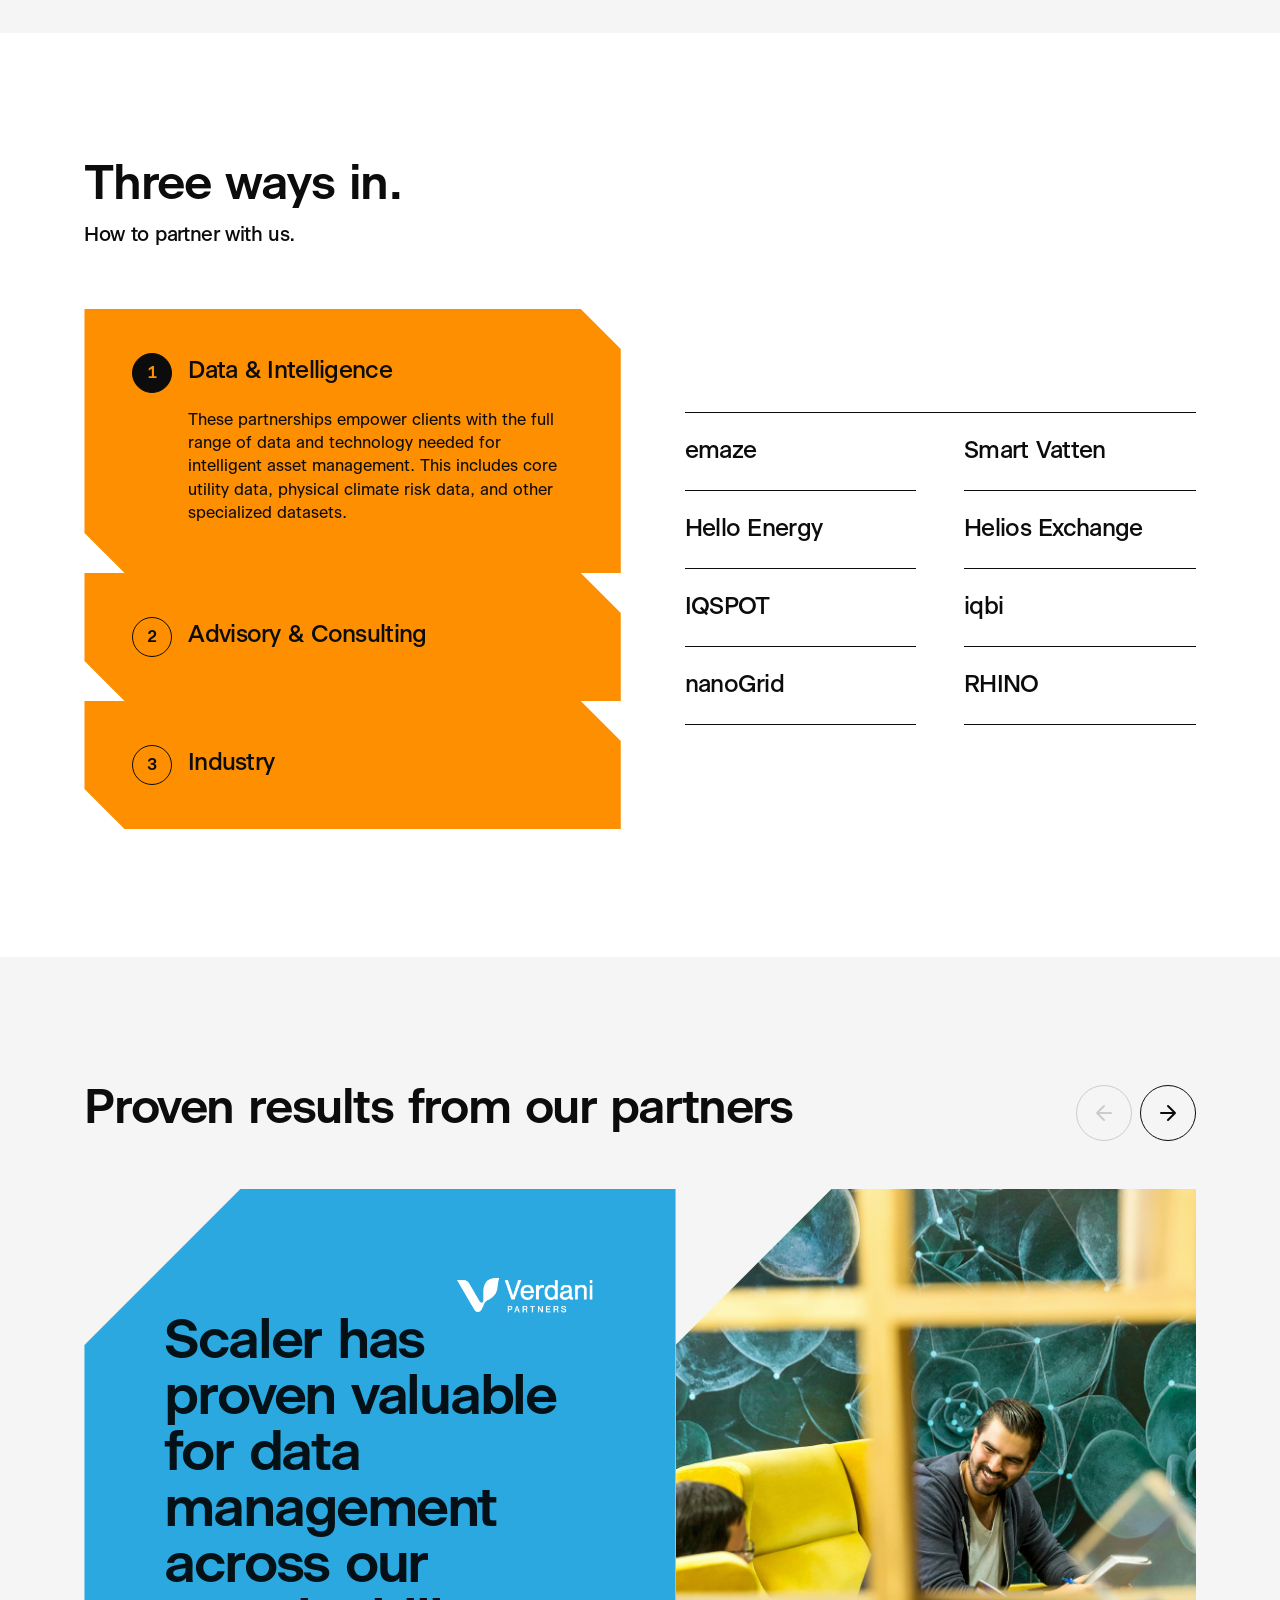
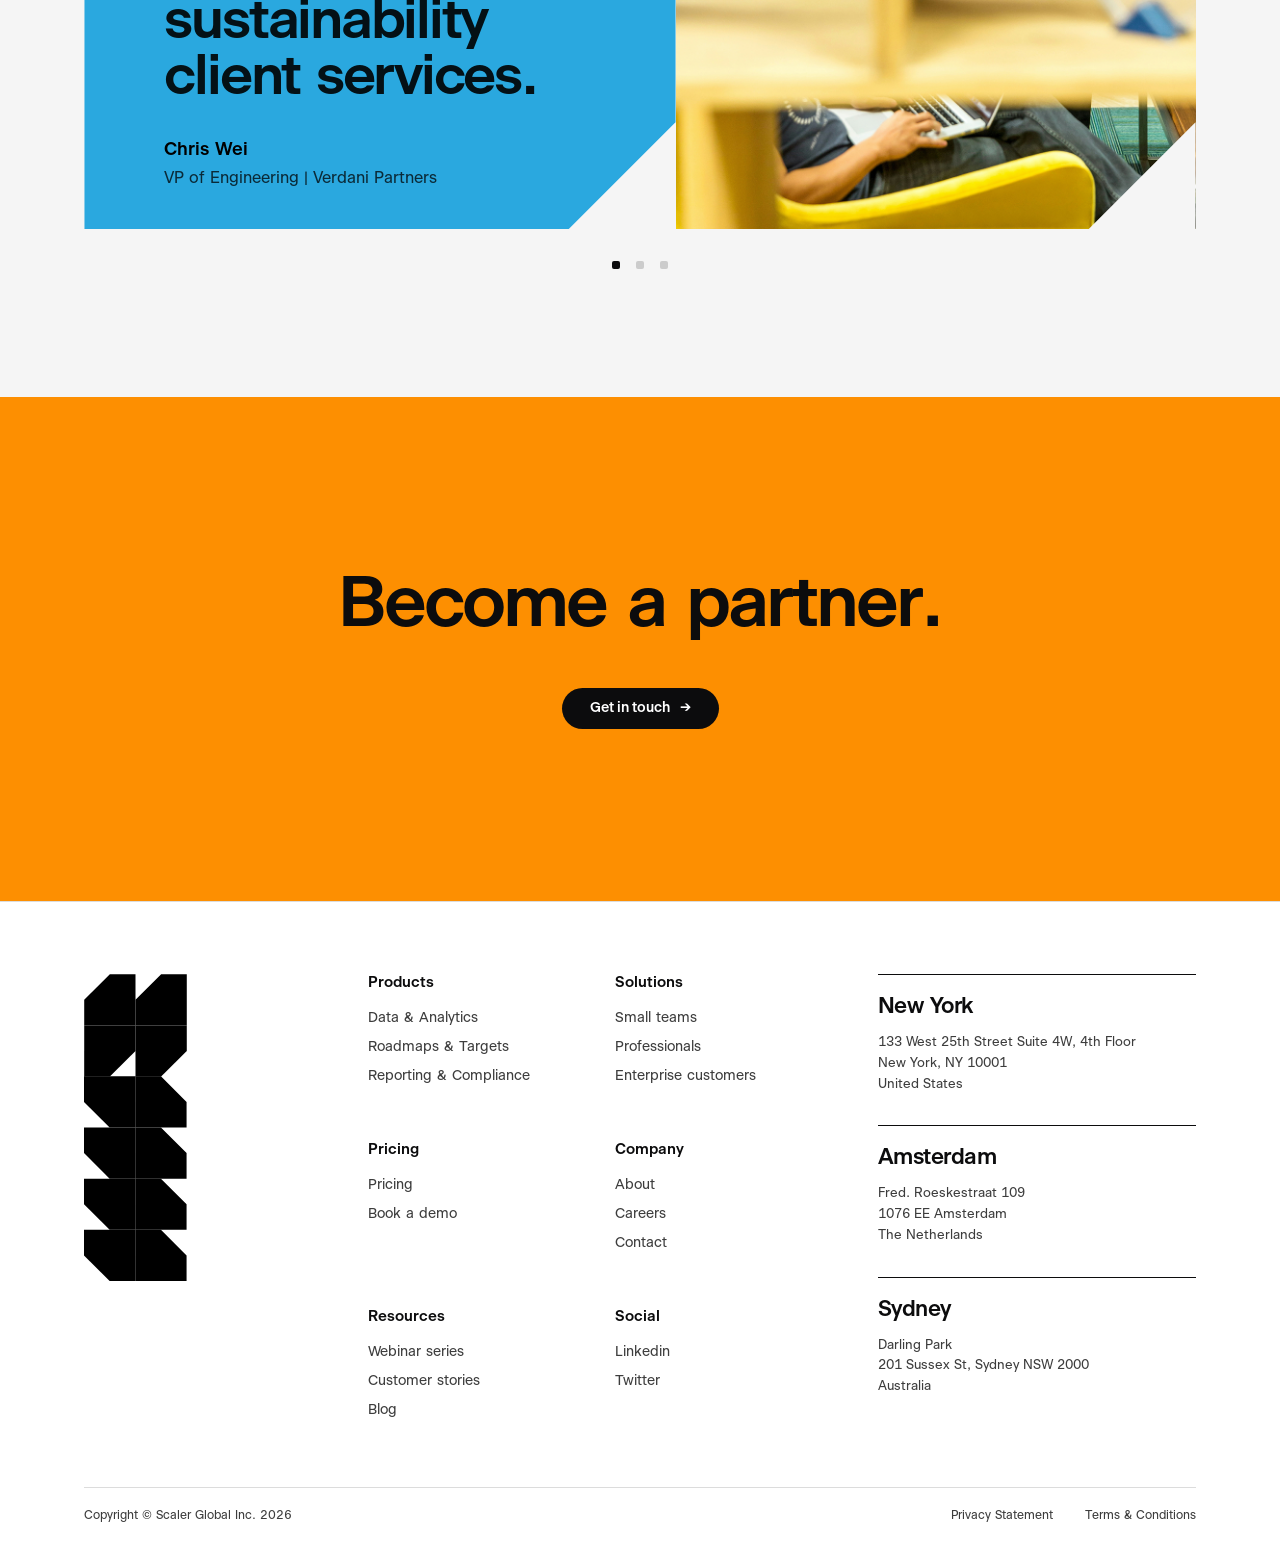
<file: partnerships.html>
<!DOCTYPE html>
<html lang="en">
<head>
<meta charset="UTF-8">
<meta name="viewport" content="width=device-width, initial-scale=1">
<title>Partnerships — Scaler Global</title>
<link rel="stylesheet" href="colors_and_type.css">
<link rel="stylesheet" href="scaler-site.css">
<style>
  :root {
    --accent: #FD8F01;
    --accent-text: #B96A02;
    --tech-purple: #2AA8DF;
  }

  /* ══ Hero ══ */
  .hero {
    min-height: 100vh;
    background: var(--accent);
    display: grid; grid-template-columns: minmax(0, 1fr) minmax(0, 1fr);
    gap: 64px; align-items: center;
    padding: 140px var(--margin) 96px;
    overflow: hidden;
  }
  .hero h1 { font-size: 72px; font-weight: 600; letter-spacing: -2.88px; line-height: 1; color: #000; }
  .hero h1 .line { display: block; opacity: 0; transform: translateY(20px); animation: fadeUp var(--t-default) var(--ease-out) forwards; }
  .hero h1 .line:nth-child(1) { animation-delay: .15s; }
  .hero h1 .line:nth-child(2) { animation-delay: .3s; }
  p.lede { font-size: 20px !important; font-weight: 500 !important; line-height: 1 !important; letter-spacing: -0.6px !important; color: #000 !important; }
  .hero .lede { margin-top: 28px; max-width: 46ch; }
  .hero .cta { margin-top: 36px; }
  .hero-img { width: 100%; max-width: 600px; justify-self: end; opacity: 0; transform: translateY(20px); animation: fadeUp var(--t-default) var(--ease-out) .4s forwards; }
  .hero-img img { width: 100%; height: auto; display: block; }
  .fade-up { opacity: 0; transform: translateY(20px); animation: fadeUp var(--t-default) var(--ease-out) forwards; }
  h2 { font-size: 48px; font-weight: 600; letter-spacing: -1.44px; line-height: 1; color: var(--ink); }
  h3 { font-size: 24px; font-weight: 500; letter-spacing: -0.72px; line-height: 1; color: var(--ink); }
  .section-head h2 { font-size: 48px; font-weight: 600; letter-spacing: -1.44px; line-height: 1; max-width: 20ch; color: var(--ink); }
  .section-head .sub { margin-top: 16px; font-size: 20px; font-weight: 500; letter-spacing: -0.6px; line-height: 1; color: var(--ink); max-width: 52ch; }


  /* ══ Value cards — orange cards with corner cut ══ */
  .value-cards { display: flex; gap: 24px; }
  .val-card {
    flex: 1 1 0; min-width: 0; position: relative;
    background: var(--tech-purple);
    clip-path: polygon(0 0, calc(100% - 56px) 0, 100% 56px, 100% 100%, 0 100%);
    padding: 40px 28px;
    display: flex; flex-direction: column; gap: 16px;
    opacity: 0; transform: translateY(20px);
  }
  .val-card.reveal.in { opacity: 1; transform: none; }
  .val-card:nth-child(1) { transition-delay: 0s; }
  .val-card:nth-child(2) { transition-delay: .1s; }
  .val-card:nth-child(3) { transition-delay: .15s; }
  .val-card:nth-child(4) { transition-delay: .2s; }
  .val-card .v-tag { font-size: 16px; font-weight: 600; line-height: 1.45; color: rgba(0,0,0,.55); }
  .val-card h3 { font-size: 24px; font-weight: 500; letter-spacing: -0.72px; line-height: 1; color: #000; }
  .val-card p { font-size: 14px; line-height: 1.45; color: rgba(0,0,0,.75); }

  /* ══ Partner categories — accordion + partner list ══ */
  .rep-grid { display: grid; grid-template-columns: 1.05fr 1fr; gap: clamp(40px, 5vw, 88px); align-items: center; }
  .acc-block {
    background: var(--accent);
    clip-path: polygon(0 0, calc(100% - 40px) 0, 100% 40px, 100% 100%, 40px 100%, 0 calc(100% - 40px));
    padding: 44px 48px; cursor: pointer;
    opacity: 0; transform: translateX(-12px);
  }
  .rep-grid.in .acc-block { animation: fadeInX 500ms var(--ease-out-cubic) forwards; animation-delay: calc(var(--i) * 150ms); }
  .acc-head { display: flex; gap: 16px; align-items: flex-start; }
  .acc-num {
    width: 40px; height: 40px; border: 1.5px solid var(--ink); border-radius: 50%;
    display: flex; align-items: center; justify-content: center;
    font-size: 16px; font-weight: var(--weight-semibold); flex-shrink: 0;
    transition: background var(--t-base) var(--ease-out), color var(--t-base) var(--ease-out);
  }
  .acc-block.open .acc-num { background: var(--ink); color: var(--accent); border-color: var(--ink); }
  .acc-title { font-size: 24px; font-weight: 500; letter-spacing: -0.72px; line-height: 1; color: var(--ink); padding-top: 6px; }
  .acc-body { max-height: 0; overflow: hidden; transition: max-height var(--t-default) var(--ease-in-out); }
  .acc-copy { margin: 16px 0 4px 56px; font-size: 16px; line-height: 1.45; color: var(--ink); opacity: 0; transform: translateX(-8px); transition: opacity var(--t-base) var(--ease-out) .15s, transform var(--t-base) var(--ease-out) .15s; }
  .acc-block.open .acc-copy { opacity: 1; transform: none; }
  .acc-block.open .acc-body { max-height: 280px; }

  /* partner index */
  .partner-list { border-top: 1px solid var(--ink); }
  .plist { display: none; }
  .plist.active { display: grid; grid-template-columns: 1fr; }
  .plist.active[data-mode="1"] { grid-template-columns: 1fr 1fr; column-gap: 48px; }
  .p-name {
    padding: 24px 0; border-bottom: 1px solid var(--ink);
    font-size: 24px; font-weight: 500;
    letter-spacing: -0.72px; color: var(--ink);
    opacity: 0; transform: translateY(20px);
    transition: color var(--t-fast) var(--ease-out);
  }
  .plist.active .p-name { animation: fadeUp var(--t-default) var(--ease-out) forwards; animation-delay: calc(var(--i) * 80ms + .1s); }
  .p-name:hover { color: var(--accent-text); }

  /* ══ Testimonial — blue card slider (reused from solutions) ══ */
  .testi-head { display: flex; justify-content: space-between; align-items: flex-start; margin-bottom: 48px; }
  .testi-head h2 { max-width: none; font-size: 48px; }
  .testi-nav { display: flex; gap: 8px; }
  .testi-arrow {
    width: 56px; height: 56px; border-radius: 50%; border: 1.5px solid var(--ink);
    background: none; cursor: pointer; display: flex; align-items: center; justify-content: center;
    color: var(--ink); transition: background var(--t-fast) var(--ease-out), color var(--t-fast) var(--ease-out);
  }
  .testi-arrow:hover { background: var(--ink); color: var(--white); }
  .testi-arrow.prev { border-color: #ccc; color: #ccc; }
  .testi-slider { overflow: hidden; }
  .testi-slide { display: none; grid-template-columns: 1fr 520px; gap: 0; height: 640px; }
  .testi-slide.active { display: grid; animation: fadeUp 400ms var(--ease-out); }
  .testi-card {
    background: var(--tech-purple);
    clip-path: polygon(0 156px, 156px 0, 100% 0, 100% calc(100% - 156px), calc(100% - 156px) 100%, 0 100%);
    padding: 88px 80px; display: flex; flex-direction: column; justify-content: flex-end; align-items: flex-start;
  }
  .testi-logo { margin-bottom: auto; align-self: flex-end; }
  .testi-logo img { }
  .testi-card h3 { font-size: 56px; font-weight: 600; letter-spacing: -2.24px; line-height: 1; color: #000; opacity: 0.9; }
  .testi-attr { margin-top: 32px; display: flex; flex-direction: column; gap: 4px; }
  .testi-attr .name { font-size: 18px; font-weight: 600; line-height: 1.45; color: #000; }
  .testi-attr .role { font-size: 16px; font-weight: 400; line-height: 1.45; color: rgba(0,0,0,.75); }
  .testi-img { overflow: hidden; position: relative; }
  .testi-img img { width: 100%; height: 100%; object-fit: cover; display: block; }
  .testi-img::before { content: ''; position: absolute; top: 0; left: 0; width: 156px; height: 156px; background: var(--bg); clip-path: polygon(0 0, 0 100%, 100% 0); z-index: 1; }
  .testi-img::after { content: ''; position: absolute; bottom: 0; right: 0; width: 156px; height: 156px; background: var(--bg); clip-path: polygon(100% 100%, 100% 0, 0 100%); z-index: 1; }
  .testi-dots { display: flex; justify-content: center; gap: 16px; margin-top: 32px; }
  .testi-dots .dot { width: 8px; height: 8px; border-radius: 2px; background: #ccc; cursor: pointer; }
  .testi-dots .dot.active { background: var(--ink); }

  /* ══ Closing ══ */
  .closing {
    min-height: 56vh;
    background: var(--accent); display: flex; flex-direction: column; justify-content: center; align-items: center; text-align: center;
    position: relative; overflow: hidden;
  }
  .closing h1 { font-size: 72px; font-weight: 600; letter-spacing: -2.88px; line-height: 1; color: var(--ink); position: relative; z-index: 1; }
  .closing h1 .w { display: inline-block; opacity: 0; transform: translateY(20px); }
  .closing .reveal.in .w:nth-child(1) { animation: fadeUp var(--t-default) var(--ease-out) 0s forwards; }
  .closing .reveal.in .w:nth-child(2) { animation: fadeUp var(--t-default) var(--ease-out) .15s forwards; }
  .closing .cta { margin-top: 48px; position: relative; z-index: 1; opacity: 0; transform: translateY(20px); }
  .closing .reveal.in .cta { animation: fadeUp var(--t-default) var(--ease-out) .5s forwards; }
  .closing .reveal { opacity: 1; transform: none; }

  .reveal { opacity: 0; transform: translateY(20px); transition: opacity var(--t-default) var(--ease-out), transform var(--t-default) var(--ease-out); }
  .reveal.in { opacity: 1; transform: none; }

  @media (prefers-reduced-motion: reduce) {
    .reveal, .fade-up, .acc-block, .p-name, .val-card, .hero-img, .closing .w, .closing .cta { opacity: 1 !important; transform: none !important; }
    *, *::before, *::after { animation-duration: .01ms !important; transition-duration: .01ms !important; }
  }
  @media (max-width: 960px) {
    .hero { grid-template-columns: 1fr; }
    .hero-img { justify-self: start; max-width: 100%; }
    .hero-top, .rep-grid, .f-grid { grid-template-columns: 1fr; }
    .value-cards { flex-direction: column; }
    .testi-slide.active { grid-template-columns: 1fr; }
  }
</style>
</head>
<body>

<nav>
  <a class="logo" href="index.html"><img src="assets/logo-full-dark.svg" alt="Scaler"></a>
  <div class="links">
    <a href="solutions.html">Solutions</a>
    <a class="active" href="partnerships.html">Partnerships</a>
    <a href="articles.html">Articles</a>
    <a href="about.html">About Us</a>
    <div class="drop">
      <button>Resources
        <svg width="10" height="6" viewBox="0 0 10 6" fill="none"><path d="M1 1l4 4 4-4" stroke="currentColor" stroke-width="1.5"/></svg>
      </button>
      <div class="menu">
        <a href="sfdr.html">SFDR</a>
        <a href="benchmarking.html">Benchmarking</a>
        <a href="espm.html">ESPM</a>
      </div>
    </div>
  </div>
  <div class="actions">
    <a class="login" href="https://app.scalerglobal.com">Login</a>
    <button class="pill">Schedule a demo</button>
  </div>
</nav>

<!-- ══ Hero ══ -->
<header class="hero">
  <div>
    <h1>
      <span class="line">Shaping the future of</span>
      <span class="line">real estate, together.</span>
    </h1>
    <p class="lede fade-up" style="animation-delay:.4s">Strategic partnerships with industry leaders, technology innovators, and sustainability experts accelerate decarbonization and help our clients make data-driven decisions.</p>
    <div class="cta fade-up" style="animation-delay:.55s">
      <button class="pill">Become a partner <span class="arr">→</span></button>
    </div>
  </div>

  <div class="hero-img">
    <img src="assets/partnership-hero.png" alt="Green building with chevron accent">
  </div>
</header>

<!-- ══ The value of partnership — orange cards ══ -->
<section class="light">
  <div class="section-head reveal">
    <h2>Shared challenges,<br>collective action.</h2>
    <p class="sub">The value of partnership.</p>
  </div>
  <div class="value-cards">
    <div class="val-card reveal">
      <div class="v-tag">Impact</div>
      <h3>Collective impact</h3>
      <p>Partnerships expand our reach across the real estate sector. Solutions that unite operational excellence, regulatory compliance, and measurable climate benefit.</p>
    </div>
    <div class="val-card reveal">
      <div class="v-tag">Community</div>
      <h3>Community of change-makers</h3>
      <p>A network of aligned partners turns shared challenges into collective action and real progress.</p>
    </div>
    <div class="val-card reveal">
      <div class="v-tag">Innovation</div>
      <h3>Innovation engine</h3>
      <p>Collaboration means faster deployment of new technologies, streamlined data reporting, and future-proof ESG strategies.</p>
    </div>
    <div class="val-card reveal">
      <div class="v-tag">Data</div>
      <h3>Data synergy</h3>
      <p>Integrated partnerships let clients collect, connect, and leverage high-quality data directly in the Scaler platform.</p>
    </div>
  </div>
</section>

<!-- ══ How to partner — accordion + partner list ══ -->
<section class="white" style="background:#fff">
  <div class="section-head reveal">
    <h2>Three ways in.</h2>
    <p class="sub">How to partner with us.</p>
  </div>
  <div class="rep-grid" id="repGrid">
    <div>
      <div class="acc-block open" style="--i:0">
        <div class="acc-head"><span class="acc-num">1</span><span class="acc-title">Data &amp; Intelligence</span></div>
        <div class="acc-body">
          <p class="acc-copy">These partnerships empower clients with the full range of data and technology needed for intelligent asset management. This includes core utility data, physical climate risk data, and other specialized datasets.</p>
        </div>
      </div>
      <div class="acc-block" style="--i:1">
        <div class="acc-head"><span class="acc-num">2</span><span class="acc-title">Advisory &amp; Consulting</span></div>
        <div class="acc-body">
          <p class="acc-copy">Our advisory partners, global and local firms, offer strategic ESG guidance, regulatory compliance and reporting support. Clients get hands-on implementation services to streamline their use of the Scaler platform.</p>
        </div>
      </div>
      <div class="acc-block" style="--i:2">
        <div class="acc-head"><span class="acc-num">3</span><span class="acc-title">Industry</span></div>
        <div class="acc-body">
          <p class="acc-copy">We engage with organizations that set industry standards and provide global frameworks, helping clients stay aligned across the real estate sector.</p>
        </div>
      </div>
    </div>

    <div class="partner-list" id="partnerList">
      <div class="plist active" data-mode="1">
        <div class="p-name" style="--i:0">emaze</div>
        <div class="p-name" style="--i:1">Smart Vatten</div>
        <div class="p-name" style="--i:2">Hello Energy</div>
        <div class="p-name" style="--i:3">Helios Exchange</div>
        <div class="p-name" style="--i:4">IQSPOT</div>
        <div class="p-name" style="--i:5">iqbi</div>
        <div class="p-name" style="--i:6">nanoGrid</div>
        <div class="p-name" style="--i:7">RHINO</div>
      </div>
      <div class="plist" data-mode="2">
        <div class="p-name" style="--i:0">Verdani Partners</div>
        <div class="p-name" style="--i:1">Cooltree</div>
        <div class="p-name" style="--i:2">ESG Solutions</div>
        <div class="p-name" style="--i:3">EnviroSustain</div>
      </div>
      <div class="plist" data-mode="3">
        <div class="p-name" style="--i:0">Green Building Council Australia</div>
        <div class="p-name" style="--i:1">CRREM</div>
        <div class="p-name" style="--i:2">INREV</div>
      </div>
    </div>
  </div>
</section>

<!-- ══ Testimonial ══ -->
<section class="light">
  <div class="testi-head reveal">
    <h2>Proven results from our partners</h2>
    <div class="testi-nav">
      <button class="testi-arrow prev" aria-label="Previous"><svg width="24" height="24" viewBox="0 0 24 24" fill="none" stroke="currentColor" stroke-width="2" stroke-linecap="round" stroke-linejoin="round"><path d="M19 12H5M12 19l-7-7 7-7"/></svg></button>
      <button class="testi-arrow next" aria-label="Next"><svg width="24" height="24" viewBox="0 0 24 24" fill="none" stroke="currentColor" stroke-width="2" stroke-linecap="round" stroke-linejoin="round"><path d="M5 12h14M12 5l7 7-7 7"/></svg></button>
    </div>
  </div>
  <div class="testi-slider" id="testiSlider">
    <div class="testi-slide active">
      <div class="testi-card">
        <div class="testi-logo"><img src="assets/logo-verdani-white.png" alt="Verdani" class="tl-img"></div>
        <h3>Scaler has proven valuable for data management across our sustainability client services.</h3>
        <div class="testi-attr">
          <div class="name">Chris Wei</div>
          <div class="role">VP of Engineering | Verdani Partners</div>
        </div>
      </div>
      <div class="testi-img"><img src="assets/testi-verdani.jpg" alt="Verdani case study"></div>
    </div>
    <div class="testi-slide">
      <div class="testi-card">
        <div class="testi-logo"><img src="assets/logo-jamestown-white.png" alt="Jamestown" class="tl-img"></div>
        <h3>We adopted Scaler globally for its environmental data management and analytics capabilities.</h3>
        <div class="testi-attr">
          <div class="name">Renee Sheary</div>
          <div class="role">Vice President | Jamestown</div>
        </div>
      </div>
      <div class="testi-img"><img src="assets/testi-jamestown.jpg" alt="Jamestown case study"></div>
    </div>
    <div class="testi-slide">
      <div class="testi-card">
        <div class="testi-logo"><img src="assets/slate-logo-white.png" alt="Slate" class="tl-img"></div>
        <h3>The team helped us meet tight deadlines and strengthened the quality of our reporting.</h3>
        <div class="testi-attr">
          <div class="name">Bozena Jankowska</div>
          <div class="role">Global Head of Responsible Investment | Slate Asset Management</div>
        </div>
      </div>
      <div class="testi-img"><img src="assets/testi-slate.png" alt="Slate case study"></div>
    </div>
  </div>
  <div class="testi-dots" id="testiDots">
    <span class="dot active"></span><span class="dot"></span><span class="dot"></span>
  </div>
</section>

<!-- ══ Closing ══ -->
<section class="closing">
  <div class="reveal">
    <h1><span class="w">Become</span> <span class="w">a partner.</span></h1>
    <div class="cta"><button class="pill">Get in touch <span class="arr">→</span></button></div>
  </div>
</section>

<!-- ══ Footer ══ -->
<footer>
  <div class="f-grid">
    <div class="f-mark">
      <img src="assets/shape-01.svg" alt="">
      <span class="word">scaler</span>
    </div>
    <div class="f-links">
      <div class="f-group">
        <div class="k">Products</div>
        <a href="#">Data &amp; Analytics</a>
        <a href="#">Roadmaps &amp; Targets</a>
        <a href="#">Reporting &amp; Compliance</a>
      </div>
      <div class="f-group">
        <div class="k">Solutions</div>
        <a href="solutions.html">Small teams</a>
        <a href="solutions.html">Professionals</a>
        <a href="solutions.html">Enterprise customers</a>
      </div>
      <div class="f-group">
        <div class="k">Pricing</div>
        <a href="#">Pricing</a>
        <a href="#">Book a demo</a>
      </div>
      <div class="f-group">
        <div class="k">Company</div>
        <a href="about.html">About</a>
        <a href="https://jobs.ashbyhq.com/scaler">Careers</a>
        <a href="contact.html">Contact</a>
      </div>
      <div class="f-group">
        <div class="k">Resources</div>
        <a href="#">Webinar series</a>
        <a href="#">Customer stories</a>
        <a href="articles.html">Blog</a>
      </div>
      <div class="f-group">
        <div class="k">Social</div>
        <a href="https://www.linkedin.com/company/scaler-global">Linkedin</a>
        <a href="#">Twitter</a>
      </div>
    </div>
    <div class="f-offices">
      <div class="office">
        <div class="city">New York</div>
        <div class="addr">133 West 25th Street Suite 4W, 4th Floor<br>New York, NY 10001<br>United States</div>
      </div>
      <div class="office">
        <div class="city">Amsterdam</div>
        <div class="addr">Fred. Roeskestraat 109<br>1076 EE Amsterdam<br>The Netherlands</div>
      </div>
      <div class="office">
        <div class="city">Sydney</div>
        <div class="addr">Darling Park<br>201 Sussex St, Sydney NSW 2000<br>Australia</div>
      </div>
    </div>
  </div>
  <div class="legal">
    <span>Copyright &copy; Scaler Global Inc. 2026</span>
    <span><a href="https://scalerglobal.com/privacy-statement">Privacy Statement</a><a href="https://scalerglobal.com/terms-and-conditions">Terms &amp; Conditions</a></span>
  </div>
</footer>

<script>
  const io = new IntersectionObserver(entries => {
    entries.forEach(e => {
      if (!e.isIntersecting) return;
      e.target.classList.add('in');
      io.unobserve(e.target);
    });
  }, { threshold: 0.2 });
  document.querySelectorAll('.reveal, #repGrid').forEach(el => io.observe(el));

  const navEl = document.querySelector('nav');
  addEventListener('scroll', () => navEl.classList.toggle('scrolled', scrollY > 8), { passive: true });

  // hero scene replay
  const scene = document.getElementById('scene');
  function playScene() {
    scene.classList.remove('play');
    void scene.offsetWidth;
    scene.classList.add('play');
  }
  scene.addEventListener('click', playScene);

  // accordion swaps partner list
  const accBlocks = [...document.querySelectorAll('.acc-block')];
  const plists = [...document.querySelectorAll('.plist')];
  accBlocks.forEach((b, i) => {
    b.addEventListener('click', () => {
      accBlocks.forEach(x => x.classList.toggle('open', x === b));
      plists.forEach(v => v.classList.toggle('active', +v.dataset.mode === i + 1));
    });
  });

  // Testimonial carousel
  const slides = [...document.querySelectorAll('.testi-slide')];
  const dots = [...document.querySelectorAll('#testiDots .dot')];
  const prevBtn = document.querySelector('.testi-arrow.prev');
  const nextBtn = document.querySelector('.testi-arrow.next');
  let current = 0;
  function goToSlide(i) {
    slides[current].classList.remove('active');
    dots[current].classList.remove('active');
    current = (i + slides.length) % slides.length;
    slides[current].classList.add('active');
    dots[current].classList.add('active');
    prevBtn.style.borderColor = current === 0 ? '#ccc' : '';
    prevBtn.style.color = current === 0 ? '#ccc' : '';
  }
  if (prevBtn) prevBtn.addEventListener('click', () => goToSlide(current - 1));
  if (nextBtn) nextBtn.addEventListener('click', () => goToSlide(current + 1));
  dots.forEach((d, i) => d.addEventListener('click', () => goToSlide(i)));
</script>
<script src="demo-modal.js"></script>
</body>
</html>
</file>
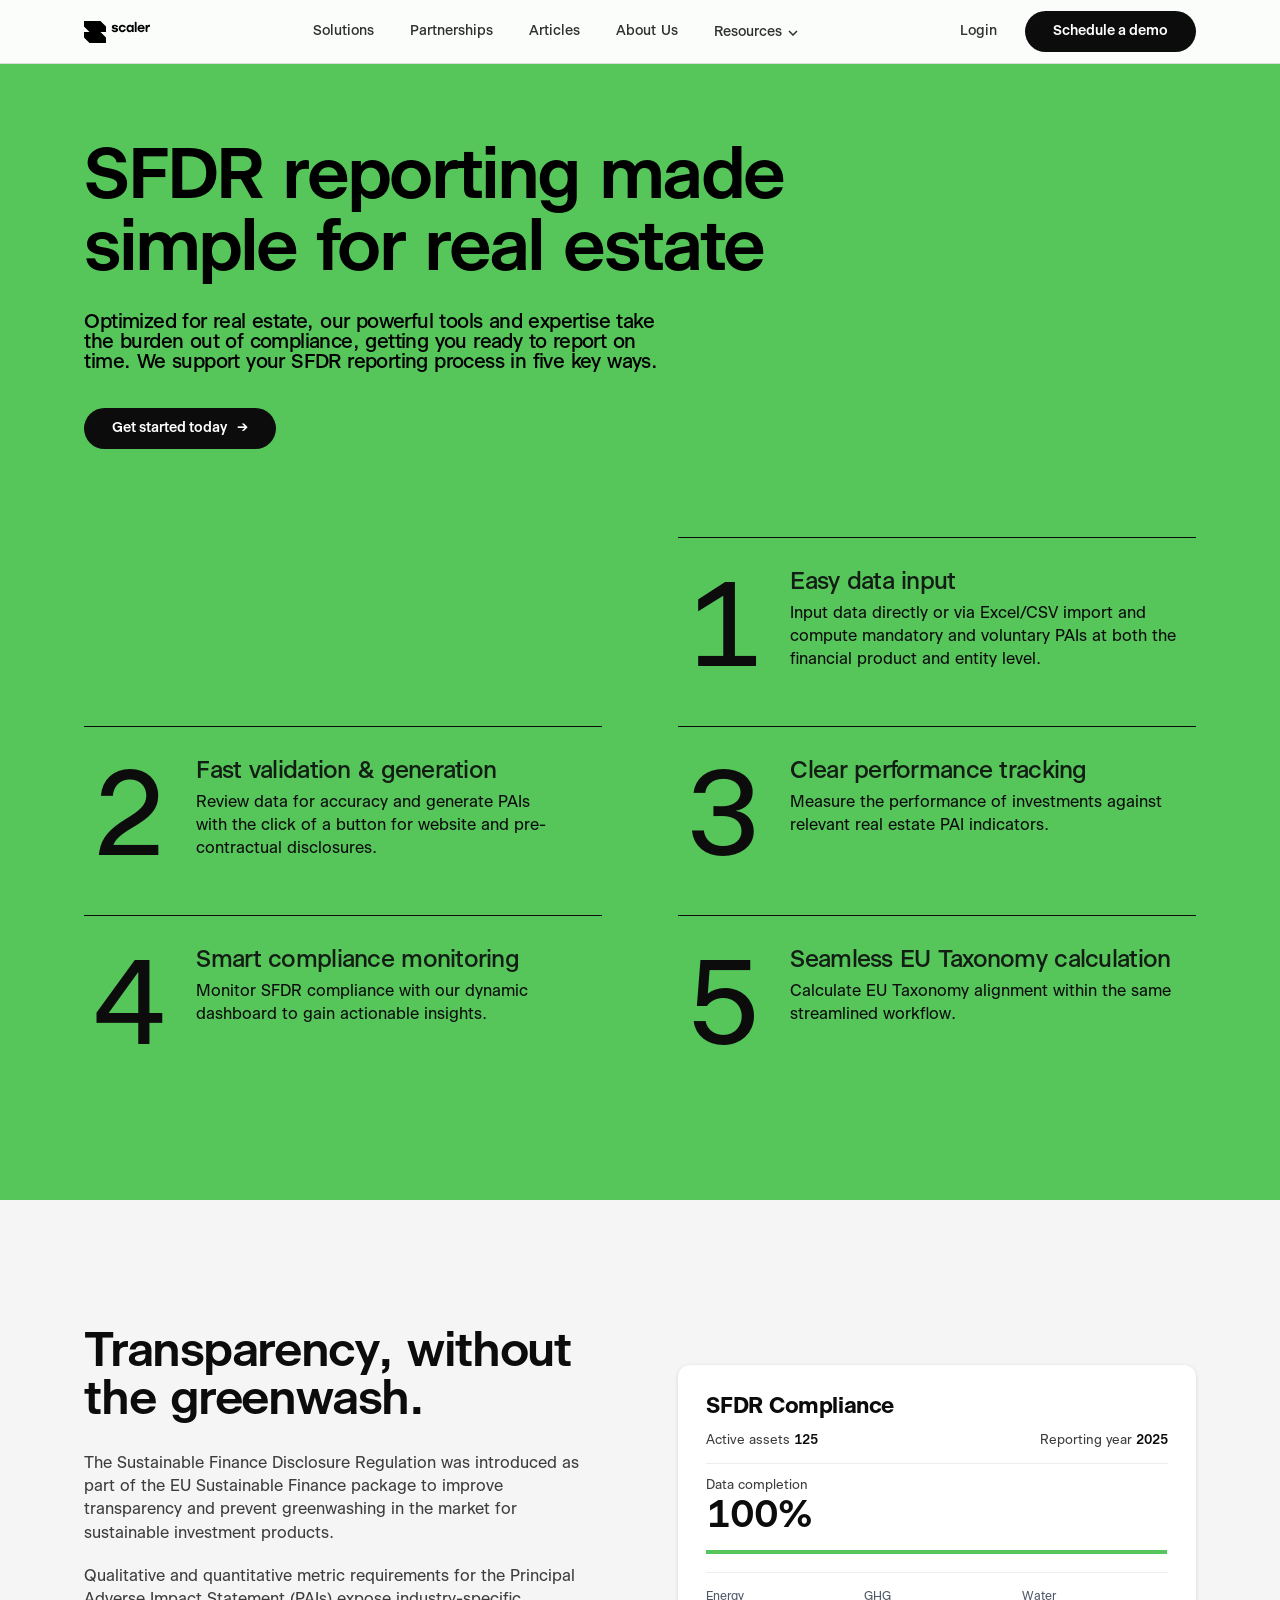
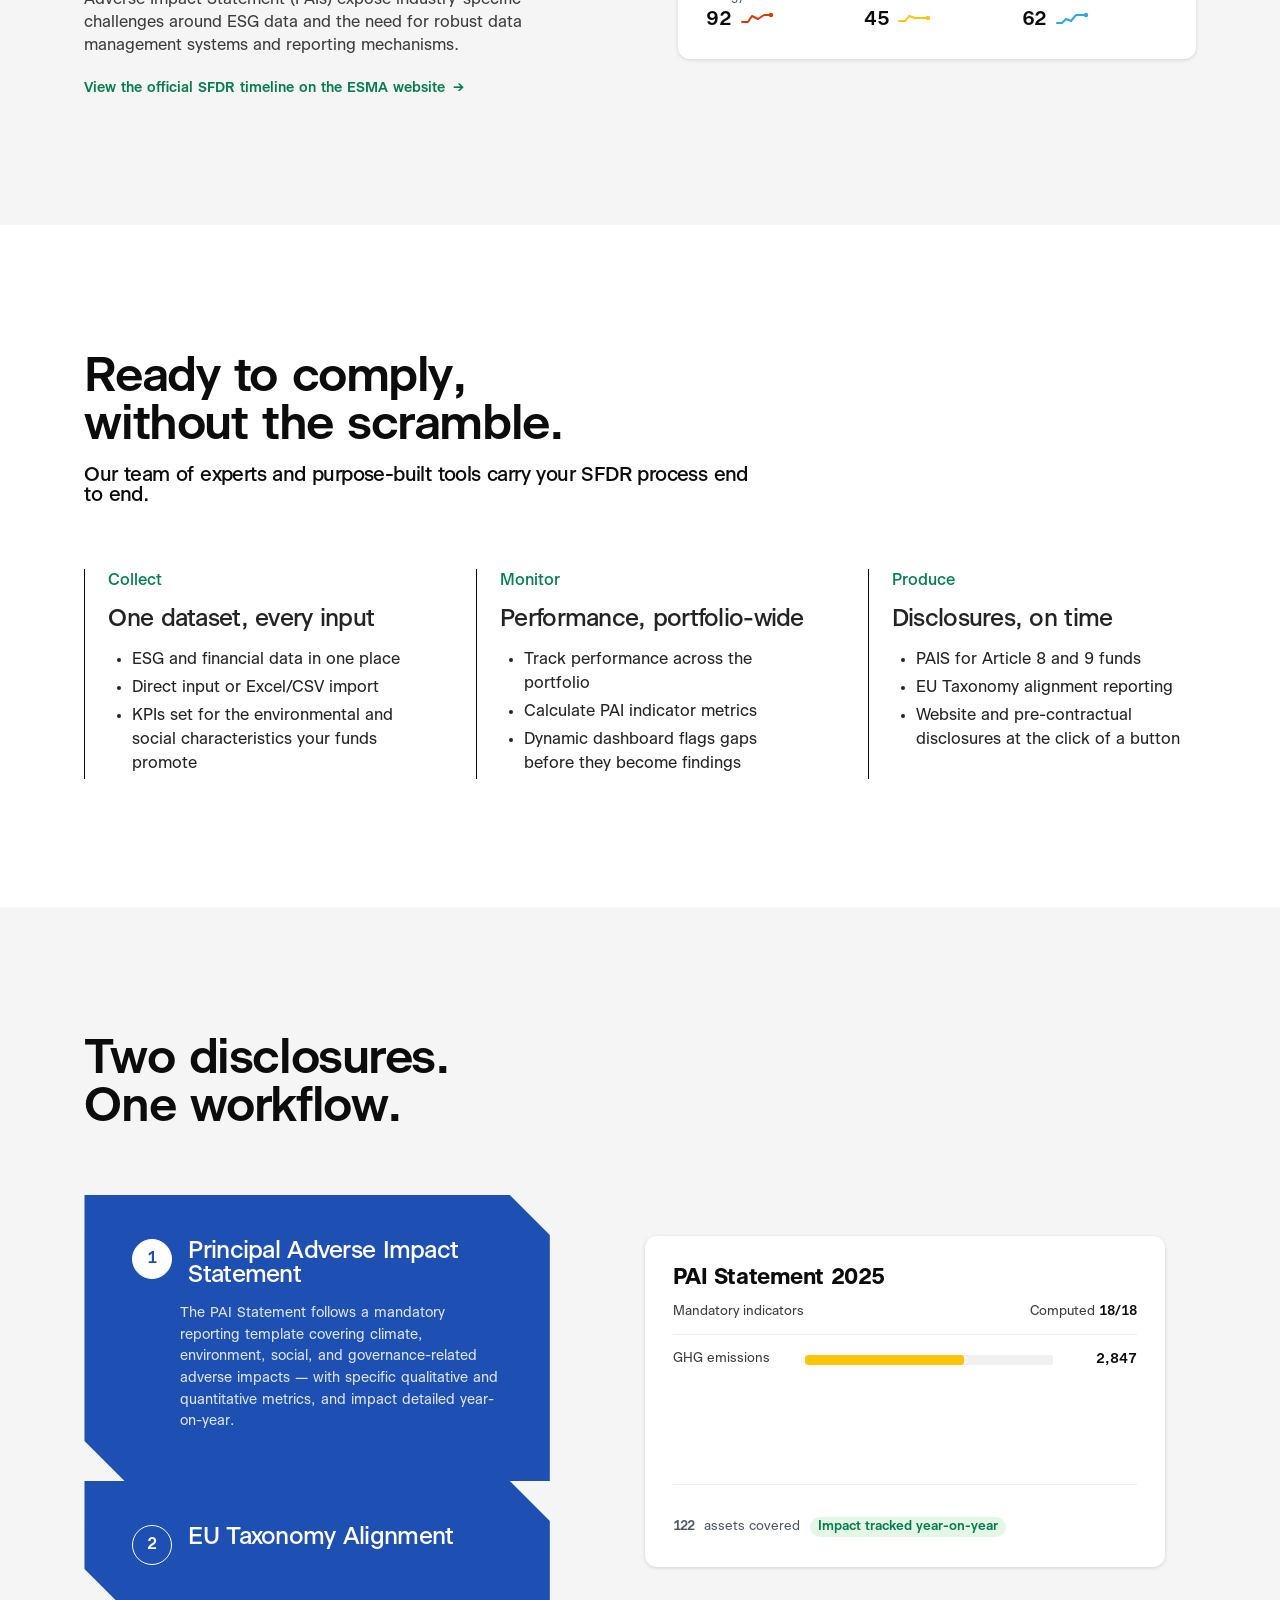
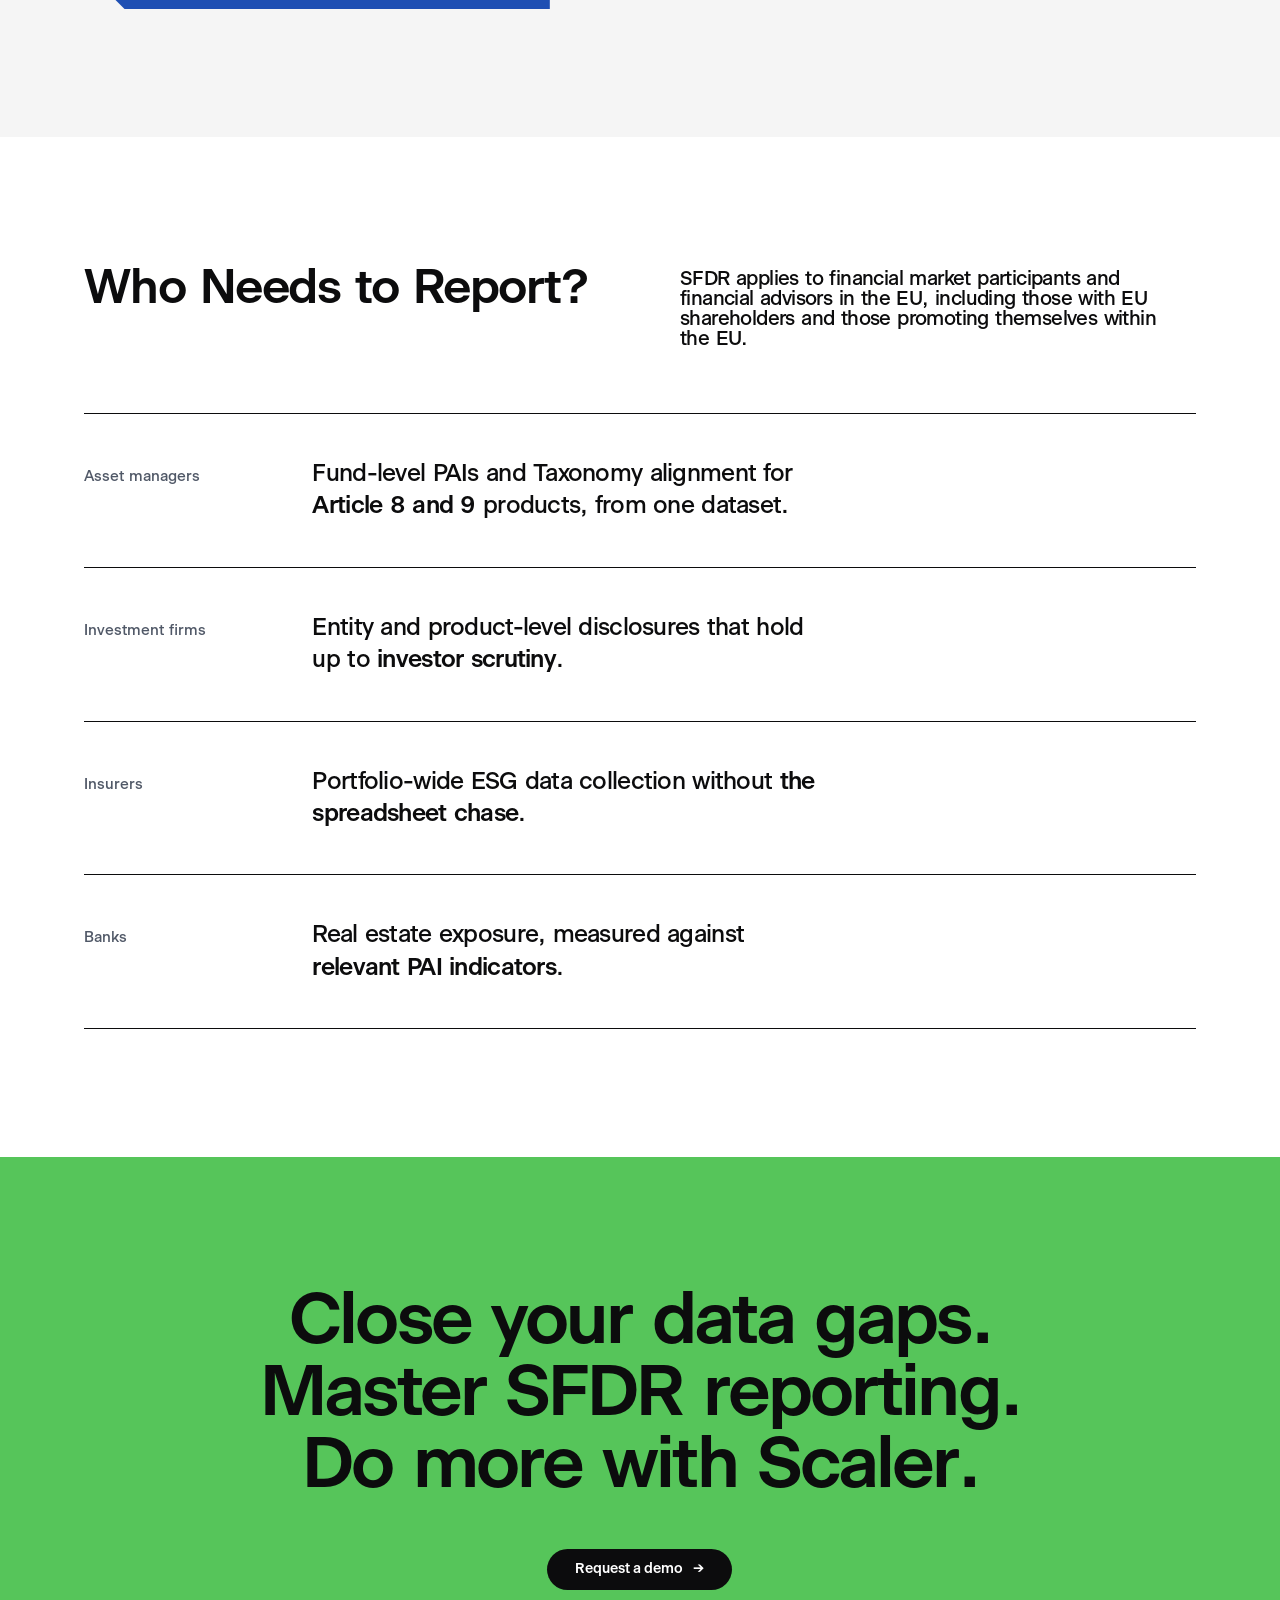
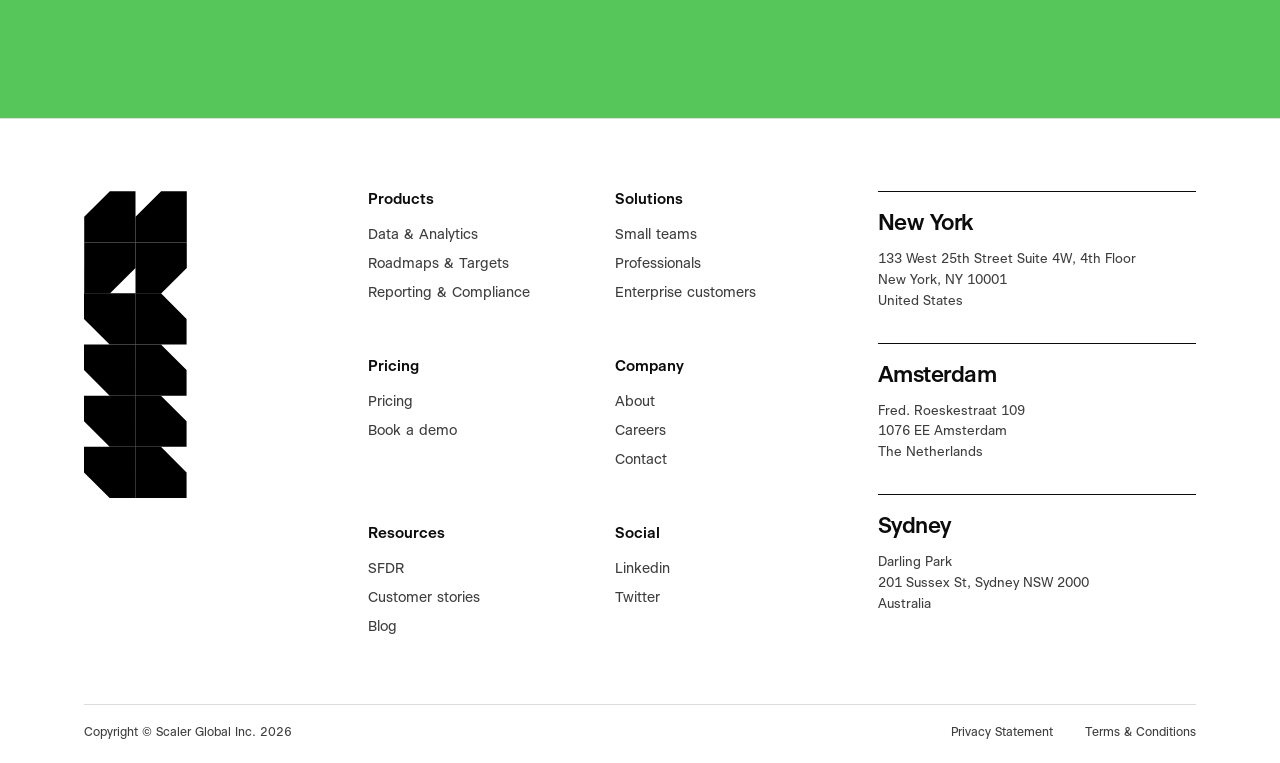
<file: sfdr.html>
<!DOCTYPE html>
<html lang="en">
<head>
<meta charset="UTF-8">
<meta name="viewport" content="width=device-width, initial-scale=1">
<title>SFDR Reporting — Scaler Global</title>
<link rel="stylesheet" href="colors_and_type.css">
<link rel="stylesheet" href="scaler-site.css">
<style>
  :root {
    --accent: #56C55A;               /* ESG green — the SFDR page colour */
    --accent-text: #037E50;          /* waste green — the only green that carries text */
    --waste-green: #037E50;
    --esg-green: #56C55A;
  }

  /* ══ Hero — page colour, with the numbered capabilities (solutions pattern) ══ */
  .hero {
    background: var(--accent);
    padding: 140px var(--margin) 96px;
  }
  .hero h1 { font-size: 72px; font-weight: 600; letter-spacing: -2.88px; line-height: 1; color: #000; }
  .hero h1 .line { display: block; opacity: 0; transform: translateY(20px); animation: fadeUp var(--t-default) var(--ease-out) forwards; }
  .hero h1 .line:nth-child(1) { animation-delay: .15s; }
  .hero h1 .line:nth-child(2) { animation-delay: .3s; }
  p.lede { font-size: 20px !important; font-weight: 500 !important; line-height: 1 !important; letter-spacing: -0.6px !important; color: #000 !important; }
  .hero .lede { margin-top: 28px; max-width: 46ch; }
  .hero .cta { margin-top: 36px; }
  .fade-up { opacity: 0; transform: translateY(20px); animation: fadeUp var(--t-default) var(--ease-out) forwards; }
  h2 { font-size: 48px; font-weight: 600; letter-spacing: -1.44px; line-height: 1; color: var(--ink); }
  h3 { font-size: 24px; font-weight: 500; letter-spacing: -0.72px; line-height: 1; color: var(--ink); }
  .section-head h2 { font-size: 48px; font-weight: 600; letter-spacing: -1.44px; line-height: 1; max-width: 20ch; color: var(--ink); }
  .section-head .sub { margin-top: 16px; font-size: 20px; font-weight: 500; letter-spacing: -0.6px; line-height: 1; color: var(--ink); max-width: 52ch; }

  .caps { display: grid; grid-template-columns: 1fr 1fr; column-gap: clamp(48px, 6vw, 96px); margin-top: 88px; }
  .cap {
    display: grid; grid-template-columns: 88px 1fr; gap: 24px; align-items: start;
    padding: 32px 0 36px; border-top: 1px solid var(--ink);
    opacity: 0; transform: translateX(-12px);
  }
  .caps.in .cap { animation: fadeInX var(--t-default) var(--ease-out-cubic) forwards; animation-delay: calc(var(--i) * 120ms); }
  .cap .num { font-size: 120px; font-weight: 400; letter-spacing: -3.6px; line-height: 1; color: var(--ink); text-align: center; }
  .cap h3 { font-size: 24px; font-weight: 500; letter-spacing: -0.72px; line-height: 1; color: var(--ink); opacity: 0.9; }
  .cap p { margin-top: 8px; font-size: 16px; font-weight: 400; line-height: 1.45; color: var(--ink); max-width: 40ch; }

  /* ══ Getting ESG data right — text + animated compliance card ══ */
  .esg-grid { display: grid; grid-template-columns: 1fr 1fr; gap: clamp(48px, 6vw, 96px); align-items: center; }
  .esg-grid .body-copy p { font-size: 16px; line-height: 1.45; color: var(--ink-2); margin-bottom: 20px; max-width: 52ch; }
  .timeline-link { display: inline-flex; align-items: center; gap: 8px; font-size: 14px; font-weight: var(--weight-semibold); color: var(--accent-text); }
  .timeline-link .arr { display: inline-block; transition: transform var(--t-fast) var(--ease-out); }
  .timeline-link:hover .arr { transform: translateX(3px); }

  /* shared card shell — same as homepage / solutions report card */
  .report-card { background: var(--white); border-radius: 12px; padding: 28px; box-shadow: var(--shadow-card); position: relative; z-index: 2; }
  .rc-title { font-size: 22px; font-weight: var(--weight-bold); letter-spacing: -0.02em; color: var(--ink); }
  .rc-meta { display: flex; justify-content: space-between; gap: 12px; margin-top: 14px; padding-bottom: 14px; border-bottom: 1px solid #EDEEF1; font-size: 13px; color: var(--ink-2); }
  .rc-meta b { color: var(--ink); font-weight: var(--weight-semibold); }
  .rc-label { font-size: 13px; color: var(--ink-2); margin-top: 14px; }
  .rc-pct { font-size: 38px; font-weight: var(--weight-semibold); letter-spacing: -0.03em; line-height: 1.1; color: var(--ink); margin-top: 2px; }
  .rc-bar { height: 4px; background: #EDEEF1; margin-top: 12px; }
  .rc-bar i { display: block; height: 100%; background: var(--esg-green); transform: scaleX(0); transform-origin: left; }
  .rc-domains { display: grid; grid-template-columns: repeat(3, 1fr); gap: 12px; margin-top: 18px; padding-top: 16px; border-top: 1px solid #EDEEF1; }
  .rc-dom .dl { font-size: 12px; color: var(--ink-3); }
  .rc-dom .dv { display: flex; align-items: center; gap: 8px; margin-top: 4px; }
  .rc-dom .dv b { font-size: 20px; font-weight: var(--weight-semibold); letter-spacing: -0.02em; color: var(--ink); }
  .squig { width: 34px; height: 14px; }
  .squig path { fill: none; stroke-width: 2; stroke-linecap: round; stroke-linejoin: round; stroke-dasharray: 60; stroke-dashoffset: 60; }
  .squig circle { opacity: 0; transform-origin: center; transform-box: fill-box; transform: scale(0); }
  .chip {
    display: inline-flex; align-items: center; gap: 4px;
    border-radius: 9999px; padding: 2px 8px;
    font-size: 10px; font-weight: var(--weight-semibold);
    opacity: 0; transform: scale(0); transform-origin: center;
  }
  .chip.good { background: rgba(86,197,90,.16); color: var(--waste-green); }

  /* the SFDR compliance card animates in when the section lands */
  .esg-viz .report-card { max-width: 520px; }
  .esg-viz .rc-a { opacity: 0; transform: translateY(12px); }
  .esg-viz.in .rc-a { animation: fadeUp var(--t-default) var(--ease-out) forwards; }
  .esg-viz.in .rc-meta.rc-a { animation-delay: .15s; }
  .esg-viz.in .rc-label.rc-a { animation-delay: .3s; }
  .esg-viz.in .rc-pct.rc-a { animation-delay: .4s; }
  .esg-viz.in .rc-bar i { animation: scaleXGrow var(--t-deliberate) var(--ease-out-expo) .45s forwards; }
  .esg-viz.in .rc-domains.rc-a { animation-delay: .7s; }
  .esg-viz.in .squig path { animation: pathDraw 800ms var(--ease-in-out) .9s forwards; }
  .esg-viz.in .squig circle { animation: popIn 400ms var(--spring-pop) 1.7s forwards; }
  .esg-viz.in .chip { animation: popIn 450ms var(--spring-pop) 1.6s forwards; }

  /* ══ We do the heavy lifting — approach columns (house list pattern) ══ */
  .approach-cols { display: grid; grid-template-columns: repeat(3, 1fr); gap: clamp(40px, 5vw, 72px); }
  .acol { position: relative; padding-left: 24px; opacity: 0; transform: translateY(20px); }
  .approach-cols.in .acol { animation: fadeUp var(--t-default) var(--ease-out) forwards; animation-delay: calc(var(--i) * 150ms); }
  .acol::before { content: ''; position: absolute; left: 0; top: 0; bottom: 0; width: 1px; background: var(--ink); }
  .acol::after { content: none; }
  .eyebrow::before { content: none; }
  .acol .k { font-size: 16px; font-weight: 500; line-height: 1.4; color: var(--accent-text); margin-bottom: 16px; }
  .acol h3 { font-size: 24px; font-weight: 500; letter-spacing: -0.72px; line-height: 1; color: var(--ink); opacity: .9; }
  .acol ul { list-style: disc; margin-top: 16px; padding-left: 24px; opacity: .9; }
  .acol li { font-size: 16px; line-height: 1.5; color: var(--ink); margin-bottom: 4px; }

  /* ══ How to comply — accordion + swapping built visuals (solutions pattern) ══ */
  .rep-grid { display: grid; grid-template-columns: 1fr 1.25fr; gap: clamp(40px, 5vw, 88px); align-items: center; }
  .acc-block {
    background: #1E4FB3;
    clip-path: polygon(0 0, calc(100% - 40px) 0, 100% 40px, 100% 100%, 40px 100%, 0 calc(100% - 40px));
    padding: 44px 48px; margin-bottom: 0;
    cursor: pointer;
    opacity: 0; transform: translateX(-12px);
  }
  .rep-grid.in .acc-block { animation: fadeInX 500ms var(--ease-out-cubic) forwards; animation-delay: calc(var(--i) * 150ms); }
  .acc-head { display: flex; gap: 16px; align-items: flex-start; }
  .acc-num {
    width: 40px; height: 40px; border: 1.5px solid var(--white); border-radius: 50%;
    display: flex; align-items: center; justify-content: center;
    font-size: 16px; font-weight: var(--weight-semibold); flex-shrink: 0; color: var(--white);
    transition: background var(--t-base) var(--ease-out), color var(--t-base) var(--ease-out);
  }
  .acc-block.open .acc-num { background: var(--white); color: #1E4FB3; border-color: var(--white); }
  .acc-title { font-size: 24px; font-weight: 500; letter-spacing: -0.72px; line-height: 1; color: var(--white); }
  .acc-body { max-height: 0; overflow: hidden; transition: max-height var(--t-default) var(--ease-in-out); }
  .acc-body p { margin: 16px 0 4px 48px; font-size: 14px; line-height: 1.55; color: rgba(255,255,255,.85); opacity: 0; transform: translateX(-8px); transition: opacity var(--t-base) var(--ease-out) .15s, transform var(--t-base) var(--ease-out) .15s; }
  .acc-block.open .acc-body p { opacity: 1; transform: none; }
  .acc-block.open .acc-body { max-height: 280px; }

  .flow { position: relative; }
  .viz-state { display: none; }
  .viz-state.active { display: block; animation: fadeUp 400ms var(--ease-out); }
  .flow .report-card { max-width: 520px; margin: 0 auto; }

  /* ── mode 1: PAI statement — indicator bars build the disclosure ── */
  .pai-row { display: grid; grid-template-columns: 120px 1fr 72px; gap: 12px; align-items: center; margin-top: 16px; opacity: 0; transform: translateX(-12px); }
  .pai-row .gl { font-size: 13px; color: var(--ink-2); }
  .pai-row .gv { font-size: 14px; font-weight: var(--weight-semibold); color: var(--ink); text-align: right; }
  .pai-row .gbar { height: 10px; background: #F0F1F3; border-radius: 3px; overflow: hidden; }
  .pai-row .gbar i { display: block; height: 100%; border-radius: 3px; transform: scaleX(0); transform-origin: left; }
  .pai-total { display: flex; align-items: baseline; gap: 10px; margin-top: 20px; padding-top: 16px; border-top: 1px solid #EDEEF1; opacity: 0; transform: translateY(12px); }
  .pai-total b { font-size: 32px; font-weight: var(--weight-semibold); letter-spacing: -0.03em; color: var(--ink); }
  .pai-total span { font-size: 13px; color: var(--ink-3); }
  #flow.go .viz-state[data-mode="1"].active .pai-row:nth-of-type(1) { animation: fadeInX 500ms var(--ease-out-cubic) .1s forwards; }
  #flow.go .viz-state[data-mode="1"].active .pai-row:nth-of-type(2) { animation: fadeInX 500ms var(--ease-out-cubic) .25s forwards; }
  #flow.go .viz-state[data-mode="1"].active .pai-row:nth-of-type(3) { animation: fadeInX 500ms var(--ease-out-cubic) .4s forwards; }
  #flow.go .viz-state[data-mode="1"].active .pai-row:nth-of-type(1) .gbar i { animation: scaleXGrow 1s var(--ease-out-expo) .3s forwards; }
  #flow.go .viz-state[data-mode="1"].active .pai-row:nth-of-type(2) .gbar i { animation: scaleXGrow 1s var(--ease-out-expo) .45s forwards; }
  #flow.go .viz-state[data-mode="1"].active .pai-row:nth-of-type(3) .gbar i { animation: scaleXGrow 1s var(--ease-out-expo) .6s forwards; }
  #flow.go .viz-state[data-mode="1"].active .pai-total { animation: fadeUp var(--t-default) var(--ease-out) .9s forwards; }
  #flow.go .viz-state[data-mode="1"].active .pai-total .chip { animation: popIn 450ms var(--spring-pop) 1.6s forwards; }

  /* ── mode 2: EU Taxonomy — alignment shares draw in ── */
  .tax-row { margin-top: 18px; opacity: 0; transform: translateX(-12px); }
  .tax-row .th { display: flex; justify-content: space-between; align-items: baseline; }
  .tax-row .tl { font-size: 13px; color: var(--ink-2); }
  .tax-row .tv { font-size: 16px; font-weight: var(--weight-semibold); color: var(--ink); }
  .tax-row .tbar { height: 10px; background: #F0F1F3; border-radius: 3px; overflow: hidden; margin-top: 8px; }
  .tax-row .tbar i { display: block; height: 100%; border-radius: 3px; background: var(--esg-green); transform: scaleX(0); transform-origin: left; }
  .tax-foot { display: flex; align-items: center; gap: 10px; margin-top: 20px; padding-top: 16px; border-top: 1px solid #EDEEF1; opacity: 0; transform: translateY(12px); }
  .tax-foot span { font-size: 13px; color: var(--ink-3); }
  #flow.go .viz-state[data-mode="2"].active .tax-row:nth-of-type(1) { animation: fadeInX 500ms var(--ease-out-cubic) .1s forwards; }
  #flow.go .viz-state[data-mode="2"].active .tax-row:nth-of-type(2) { animation: fadeInX 500ms var(--ease-out-cubic) .25s forwards; }
  #flow.go .viz-state[data-mode="2"].active .tax-row:nth-of-type(3) { animation: fadeInX 500ms var(--ease-out-cubic) .4s forwards; }
  #flow.go .viz-state[data-mode="2"].active .tax-row:nth-of-type(1) .tbar i { animation: scaleXGrow 1s var(--ease-out-expo) .3s forwards; }
  #flow.go .viz-state[data-mode="2"].active .tax-row:nth-of-type(2) .tbar i { animation: scaleXGrow 1s var(--ease-out-expo) .45s forwards; }
  #flow.go .viz-state[data-mode="2"].active .tax-row:nth-of-type(3) .tbar i { animation: scaleXGrow 1s var(--ease-out-expo) .6s forwards; }
  #flow.go .viz-state[data-mode="2"].active .tax-foot { animation: fadeUp var(--t-default) var(--ease-out) .9s forwards; }
  #flow.go .viz-state[data-mode="2"].active .tax-foot .chip { animation: popIn 450ms var(--spring-pop) 1.4s forwards; }

  /* ══ Who it's for — persona rows (homepage / solutions pattern) ══ */
  .persona-row { display: grid; grid-template-columns: 180px 1fr; gap: 48px; align-items: baseline; padding: 44px 0; border-top: 1px solid var(--ink); }
  .persona-row:last-of-type { border-bottom: 1px solid var(--ink); }
  .persona-row .who { font-size: 15px; font-weight: 500; color: var(--ink-3); }
  .persona-row .what { font-size: 24px; font-weight: 500; letter-spacing: -0.72px; line-height: 1.35; max-width: 32ch; color: var(--ink); }
  .persona-row .what em { font-style: normal; font-weight: 600; }

  /* ══ Closing — page colour ══ */
  .closing {
    min-height: 56vh;
    background: var(--accent); display: flex; flex-direction: column; justify-content: center; align-items: center; text-align: center;
    position: relative; overflow: hidden;
  }
  .closing h1 { font-size: 72px; font-weight: 600; letter-spacing: -2.88px; line-height: 1; color: var(--ink); position: relative; z-index: 1; }
  .closing h1 .w { display: block; opacity: 0; transform: translateY(20px); }
  .closing .reveal.in .w:nth-child(1) { animation: fadeUp var(--t-default) var(--ease-out) 0s forwards; }
  .closing .reveal.in .w:nth-child(2) { animation: fadeUp var(--t-default) var(--ease-out) .15s forwards; }
  .closing .reveal.in .w:nth-child(3) { animation: fadeUp var(--t-default) var(--ease-out) .3s forwards; }
  .closing .cta { margin-top: 48px; position: relative; z-index: 1; opacity: 0; transform: translateY(20px); }
  .closing .reveal.in .cta { animation: fadeUp var(--t-default) var(--ease-out) .5s forwards; }
  .closing .reveal { opacity: 1; transform: none; }

  @media (prefers-reduced-motion: reduce) {
    .reveal, .fade-up, .cap, .acol, .acc-block, .persona-row, .rc-a, .pai-row, .pai-total, .tax-row, .tax-foot, .chip, .closing .w, .closing .cta { opacity: 1 !important; transform: none !important; }
    *, *::before, *::after { animation-duration: .01ms !important; transition-duration: .01ms !important; }
  }
  @media (max-width: 960px) {
    .caps, .esg-grid, .approach-cols, .rep-grid, .persona-row { grid-template-columns: 1fr; }
    .caps .cap { grid-area: auto !important; }
    .caps .cap:nth-child(1) { order: 3; }
    .caps .cap:nth-child(2) { order: 1; }
    .caps .cap:nth-child(3) { order: 4; }
    .caps .cap:nth-child(4) { order: 2; }
    .caps .cap:nth-child(5) { order: 5; }
    .cap { grid-template-columns: 72px 1fr; }
  }
</style>
</head>
<body>

<nav>
  <a class="logo" href="index.html"><img src="assets/logo-full-dark.svg" alt="Scaler"></a>
  <div class="links">
    <a href="solutions.html">Solutions</a>
    <a href="partnerships.html">Partnerships</a>
    <a href="articles.html">Articles</a>
    <a href="about.html">About Us</a>
    <div class="drop">
      <button>Resources
        <svg width="10" height="6" viewBox="0 0 10 6" fill="none"><path d="M1 1l4 4 4-4" stroke="currentColor" stroke-width="1.5"/></svg>
      </button>
      <div class="menu">
        <a href="sfdr.html">SFDR</a>
        <a href="benchmarking.html">Benchmarking</a>
        <a href="espm.html">ESPM</a>
      </div>
    </div>
  </div>
  <div class="actions">
    <a class="login" href="https://app.scalerglobal.com">Login</a>
    <button class="pill">Schedule a demo</button>
  </div>
</nav>

<!-- ══ Hero — green, with the five ways as numbered capabilities ══ -->
<header class="hero">
  <h1>
    <span class="line">SFDR reporting made</span>
    <span class="line">simple for real estate</span>
  </h1>
  <p class="lede fade-up" style="animation-delay:.4s">Optimized for real estate, our powerful tools and expertise take the burden out of compliance, getting you ready to report on time. We support your SFDR reporting process in five key ways.</p>
  <div class="cta fade-up" style="animation-delay:.55s">
    <button class="pill">Get started today <span class="arr">→</span></button>
  </div>

  <div class="caps" id="caps">
    <div class="cap" style="--i:0; grid-area: 1 / 2;">
      <div class="num">1</div>
      <div>
        <h3>Easy data input</h3>
        <p>Input data directly or via Excel/CSV import and compute mandatory and voluntary PAIs at both the financial product and entity level.</p>
      </div>
    </div>
    <div class="cap" style="--i:1; grid-area: 2 / 1;">
      <div class="num">2</div>
      <div>
        <h3>Fast validation &amp; generation</h3>
        <p>Review data for accuracy and generate PAIs with the click of a button for website and pre-contractual disclosures.</p>
      </div>
    </div>
    <div class="cap" style="--i:2; grid-area: 2 / 2;">
      <div class="num">3</div>
      <div>
        <h3>Clear performance tracking</h3>
        <p>Measure the performance of investments against relevant real estate PAI indicators.</p>
      </div>
    </div>
    <div class="cap" style="--i:3; grid-area: 3 / 1;">
      <div class="num">4</div>
      <div>
        <h3>Smart compliance monitoring</h3>
        <p>Monitor SFDR compliance with our dynamic dashboard to gain actionable insights.</p>
      </div>
    </div>
    <div class="cap" style="--i:4; grid-area: 3 / 2;">
      <div class="num">5</div>
      <div>
        <h3>Seamless EU Taxonomy calculation</h3>
        <p>Calculate EU Taxonomy alignment within the same streamlined workflow.</p>
      </div>
    </div>
  </div>
</header>

<!-- ══ Getting ESG data right ══ -->
<section class="light">
  <div class="esg-grid">
    <div class="body-copy reveal">
      <h2 style="max-width:16ch; margin-bottom:28px;">Transparency, without the greenwash.</h2>
      <p>The Sustainable Finance Disclosure Regulation was introduced as part of the EU Sustainable Finance package to improve transparency and prevent greenwashing in the market for sustainable investment products.</p>
      <p>Qualitative and quantitative metric requirements for the Principal Adverse Impact Statement (PAIs) expose industry-specific challenges around ESG data and the need for robust data management systems and reporting mechanisms.</p>
      <a class="timeline-link" href="https://www.esma.europa.eu/sites/default/files/library/sustainable_finance_-_implementation_timeline.pdf">View the official SFDR timeline on the ESMA website <span class="arr">→</span></a>
    </div>
    <div class="esg-viz" id="esgViz">
      <article class="report-card">
        <div class="rc-title rc-a">SFDR Compliance</div>
        <div class="rc-meta rc-a">
          <span>Active assets <b id="rcAssets">0</b></span>
          <span>Reporting year <b>2025</b></span>
        </div>
        <div class="rc-label rc-a">Data completion</div>
        <div class="rc-pct rc-a"><span id="rcPct">0</span>%</div>
        <div class="rc-bar"><i></i></div>
        <div class="rc-domains rc-a">
          <div class="rc-dom">
            <div class="dl">Energy</div>
            <div class="dv"><b>92</b>
              <svg class="squig" viewBox="0 0 34 14"><path d="M2 10 H8 L12 4 L18 7 L24 3 H29" stroke="#E23704"/><circle cx="31" cy="3" r="2.2" fill="#E23704"/></svg>
            </div>
          </div>
          <div class="rc-dom">
            <div class="dl">GHG</div>
            <div class="dv"><b>45</b>
              <svg class="squig" viewBox="0 0 34 14"><path d="M2 9 L8 9 L12 4 L18 6 L24 6 H29" stroke="#FEC40A"/><circle cx="31" cy="6" r="2.2" fill="#FEC40A"/></svg>
            </div>
          </div>
          <div class="rc-dom">
            <div class="dl">Water</div>
            <div class="dv"><b>62</b>
              <svg class="squig" viewBox="0 0 34 14"><path d="M2 11 H7 L11 7 L16 9 L21 3 H29" stroke="#2AA8DF"/><circle cx="31" cy="3" r="2.2" fill="#2AA8DF"/></svg>
            </div>
          </div>
        </div>
      </article>
    </div>
  </div>
</section>

<!-- ══ We do the heavy lifting — three columns ══ -->
<section class="white">
  <div class="section-head reveal">
    <h2>Ready to comply, without the scramble.</h2>
    <p class="sub">Our team of experts and purpose-built tools carry your SFDR process end to end.</p>
  </div>
  <div class="approach-cols" id="approach">
    <div class="acol" style="--i:0">
      <div class="k">Collect</div>
      <h3>One dataset, every input</h3>
      <ul>
        <li>ESG and financial data in one place</li>
        <li>Direct input or Excel/CSV import</li>
        <li>KPIs set for the environmental and social characteristics your funds promote</li>
      </ul>
    </div>
    <div class="acol" style="--i:1">
      <div class="k">Monitor</div>
      <h3>Performance, portfolio-wide</h3>
      <ul>
        <li>Track performance across the portfolio</li>
        <li>Calculate PAI indicator metrics</li>
        <li>Dynamic dashboard flags gaps before they become findings</li>
      </ul>
    </div>
    <div class="acol" style="--i:2">
      <div class="k">Produce</div>
      <h3>Disclosures, on time</h3>
      <ul>
        <li>PAIS for Article 8 and 9 funds</li>
        <li>EU Taxonomy alignment reporting</li>
        <li>Website and pre-contractual disclosures at the click of a button</li>
      </ul>
    </div>
  </div>
</section>

<!-- ══ How to comply — accordion + built visuals ══ -->
<section class="light">
  <div class="section-head reveal">
    <h2>Two disclosures. One workflow.</h2>
  </div>
  <div class="rep-grid" id="repGrid">
    <div>
      <div class="acc-block open" style="--i:0">
        <div class="acc-head"><span class="acc-num">1</span><span class="acc-title">Principal Adverse Impact Statement</span></div>
        <div class="acc-body">
          <p>The PAI Statement follows a mandatory reporting template covering climate, environment, social, and governance-related adverse impacts — with specific qualitative and quantitative metrics, and impact detailed year-on-year.</p>
        </div>
      </div>
      <div class="acc-block" style="--i:1">
        <div class="acc-head"><span class="acc-num">2</span><span class="acc-title">EU Taxonomy Alignment</span></div>
        <div class="acc-body">
          <p>In pre-contractual and periodic disclosures, financial market participants must disclose the Taxonomy-alignment of their products expressed as a share of turnover, capital expenditure, and operational expenditure.</p>
        </div>
      </div>
    </div>

    <div class="flow" id="flow">
      <!-- 1 · PAI statement: indicators build the disclosure -->
      <div class="viz-state active" data-mode="1">
        <article class="report-card">
          <div class="rc-title">PAI Statement 2025</div>
          <div class="rc-meta"><span>Mandatory indicators</span><span>Computed <b>18/18</b></span></div>
          <div class="pai-row"><span class="gl">GHG emissions</span><span class="gbar"><i style="width:64%; background:#FEC40A;"></i></span><span class="gv">2,847</span></div>
          <div class="pai-row"><span class="gl">Energy consumption</span><span class="gbar"><i style="width:48%; background:#E23704;"></i></span><span class="gv">12.4 GWh</span></div>
          <div class="pai-row"><span class="gl">Fossil fuel exposure</span><span class="gbar"><i style="width:12%; background:#FD8F01;"></i></span><span class="gv">8%</span></div>
          <div class="pai-total"><b><span id="paiAssets">0</span></b><span>assets covered</span><span class="chip good">Impact tracked year-on-year</span></div>
        </article>
      </div>

      <!-- 2 · EU Taxonomy: alignment shares draw in -->
      <div class="viz-state" data-mode="2">
        <article class="report-card">
          <div class="rc-title">EU Taxonomy Alignment</div>
          <div class="rc-meta"><span>Pre-contractual + periodic</span><span>Reporting year <b>2025</b></span></div>
          <div class="tax-row"><div class="th"><span class="tl">Turnover</span><span class="tv">34%</span></div><div class="tbar"><i style="width:34%"></i></div></div>
          <div class="tax-row"><div class="th"><span class="tl">Capital expenditure</span><span class="tv">41%</span></div><div class="tbar"><i style="width:41%"></i></div></div>
          <div class="tax-row"><div class="th"><span class="tl">Operational expenditure</span><span class="tv">22%</span></div><div class="tbar"><i style="width:22%"></i></div></div>
          <div class="tax-foot"><span class="chip good">Alignment computed per product</span><span>Illustrative data</span></div>
        </article>
      </div>
    </div>
  </div>
</section>

<!-- ══ Who needs to report ══ -->
<section class="white">
  <div class="section-head reveal" style="display:grid; grid-template-columns:1fr 1fr; gap:80px; align-items:start;">
    <h2 style="max-width:none;">Who Needs to Report?</h2>
    <p class="sub" style="margin-top:0; padding-top:4px;">SFDR applies to financial market participants and financial advisors in the EU, including those with EU shareholders and those promoting themselves within the EU.</p>
  </div>
  <div class="persona-row reveal">
    <div class="who">Asset managers</div>
    <div class="what">Fund-level PAIs and Taxonomy alignment for <em>Article 8 and 9</em> products, from one dataset.</div>
  </div>
  <div class="persona-row reveal">
    <div class="who">Investment firms</div>
    <div class="what">Entity and product-level disclosures that hold up to <em>investor scrutiny</em>.</div>
  </div>
  <div class="persona-row reveal">
    <div class="who">Insurers</div>
    <div class="what">Portfolio-wide ESG data collection without <em>the spreadsheet chase</em>.</div>
  </div>
  <div class="persona-row reveal">
    <div class="who">Banks</div>
    <div class="what">Real estate exposure, measured against <em>relevant PAI indicators</em>.</div>
  </div>
</section>

<!-- ══ Closing — page colour ══ -->
<section class="closing">
  <div class="reveal">
    <h1><span class="w">Close your data gaps.</span><span class="w">Master SFDR reporting.</span><span class="w">Do more with Scaler.</span></h1>
    <div class="cta"><button class="pill">Request a demo <span class="arr">→</span></button></div>
  </div>
</section>

<!-- ══ Footer — shared ══ -->
<footer>
  <div class="f-grid">
    <div class="f-mark">
      <img src="assets/shape-01.svg" alt="">
      <span class="word">scaler</span>
    </div>
    <div class="f-links">
      <div class="f-group">
        <div class="k">Products</div>
        <a href="#">Data &amp; Analytics</a>
        <a href="#">Roadmaps &amp; Targets</a>
        <a href="#">Reporting &amp; Compliance</a>
      </div>
      <div class="f-group">
        <div class="k">Solutions</div>
        <a href="solutions.html">Small teams</a>
        <a href="solutions.html">Professionals</a>
        <a href="solutions.html">Enterprise customers</a>
      </div>
      <div class="f-group">
        <div class="k">Pricing</div>
        <a href="#">Pricing</a>
        <a href="#">Book a demo</a>
      </div>
      <div class="f-group">
        <div class="k">Company</div>
        <a href="about.html">About</a>
        <a href="https://jobs.ashbyhq.com/scaler">Careers</a>
        <a href="contact.html">Contact</a>
      </div>
      <div class="f-group">
        <div class="k">Resources</div>
        <a href="sfdr.html">SFDR</a>
        <a href="#">Customer stories</a>
        <a href="articles.html">Blog</a>
      </div>
      <div class="f-group">
        <div class="k">Social</div>
        <a href="https://www.linkedin.com/company/scaler-global">Linkedin</a>
        <a href="#">Twitter</a>
      </div>
    </div>
    <div class="f-offices">
      <div class="office">
        <div class="city">New York</div>
        <div class="addr">133 West 25th Street Suite 4W, 4th Floor<br>New York, NY 10001<br>United States</div>
      </div>
      <div class="office">
        <div class="city">Amsterdam</div>
        <div class="addr">Fred. Roeskestraat 109<br>1076 EE Amsterdam<br>The Netherlands</div>
      </div>
      <div class="office">
        <div class="city">Sydney</div>
        <div class="addr">Darling Park<br>201 Sussex St, Sydney NSW 2000<br>Australia</div>
      </div>
    </div>
  </div>
  <div class="legal">
    <span>Copyright © Scaler Global Inc. 2026</span>
    <span><a href="https://scalerglobal.com/privacy-statement">Privacy Statement</a><a href="https://scalerglobal.com/terms-and-conditions">Terms &amp; Conditions</a></span>
  </div>
</footer>

<script>
  // shared count-up (easeOutCubic), same as homepage / solutions
  function countUp(el, target, from = 0, dur = 1200) {
    if (!el) return;
    const t0 = performance.now();
    function tick(now) {
      const p = Math.min((now - t0) / dur, 1);
      const e = 1 - Math.pow(1 - p, 3);
      el.textContent = Math.round(from + (target - from) * e).toLocaleString('en-US');
      if (p < 1) requestAnimationFrame(tick);
    }
    requestAnimationFrame(tick);
  }

  const io = new IntersectionObserver(entries => {
    entries.forEach(e => {
      if (!e.isIntersecting) return;
      e.target.classList.add('in');
      io.unobserve(e.target);
    });
  }, { threshold: 0.2 });
  document.querySelectorAll('.reveal, #caps, #approach, #repGrid').forEach(el => io.observe(el));

  // compliance card counts start when the card lands
  const esgViz = document.getElementById('esgViz');
  new IntersectionObserver((es, o) => es.forEach(e => {
    if (!e.isIntersecting) return;
    esgViz.classList.add('in');
    setTimeout(() => countUp(document.getElementById('rcAssets'), 125, 0, 800), 200);
    setTimeout(() => countUp(document.getElementById('rcPct'), 100, 0), 450);
    o.unobserve(esgViz);
  }), { threshold: 0.3 }).observe(esgViz);

  // comply flow — animations start when visible; counts run per state
  const flow = document.getElementById('flow');
  function runFlowCounts(mode) {
    if (mode === 1) setTimeout(() => countUp(document.getElementById('paiAssets'), 125, 0), 400);
  }
  new IntersectionObserver((es, o) => es.forEach(e => {
    if (!e.isIntersecting) return;
    flow.classList.add('go');
    runFlowCounts(1);
    o.unobserve(flow);
  }), { threshold: 0.3 }).observe(flow);

  // accordion — each block swaps in its own illustration
  const accBlocks = [...document.querySelectorAll('.acc-block')];
  const vizStates = [...document.querySelectorAll('.viz-state')];
  accBlocks.forEach((b, i) => {
    b.addEventListener('click', () => {
      accBlocks.forEach(x => x.classList.toggle('open', x === b));
      vizStates.forEach(v => v.classList.toggle('active', +v.dataset.mode === i + 1));
      flow.classList.add('go');
      runFlowCounts(i + 1);
    });
  });

  // nav elevation
  const navEl = document.querySelector('nav');
  addEventListener('scroll', () => navEl.classList.toggle('scrolled', scrollY > 8), { passive: true });
</script>
<script src="demo-modal.js"></script>
</body>
</html>
</file>
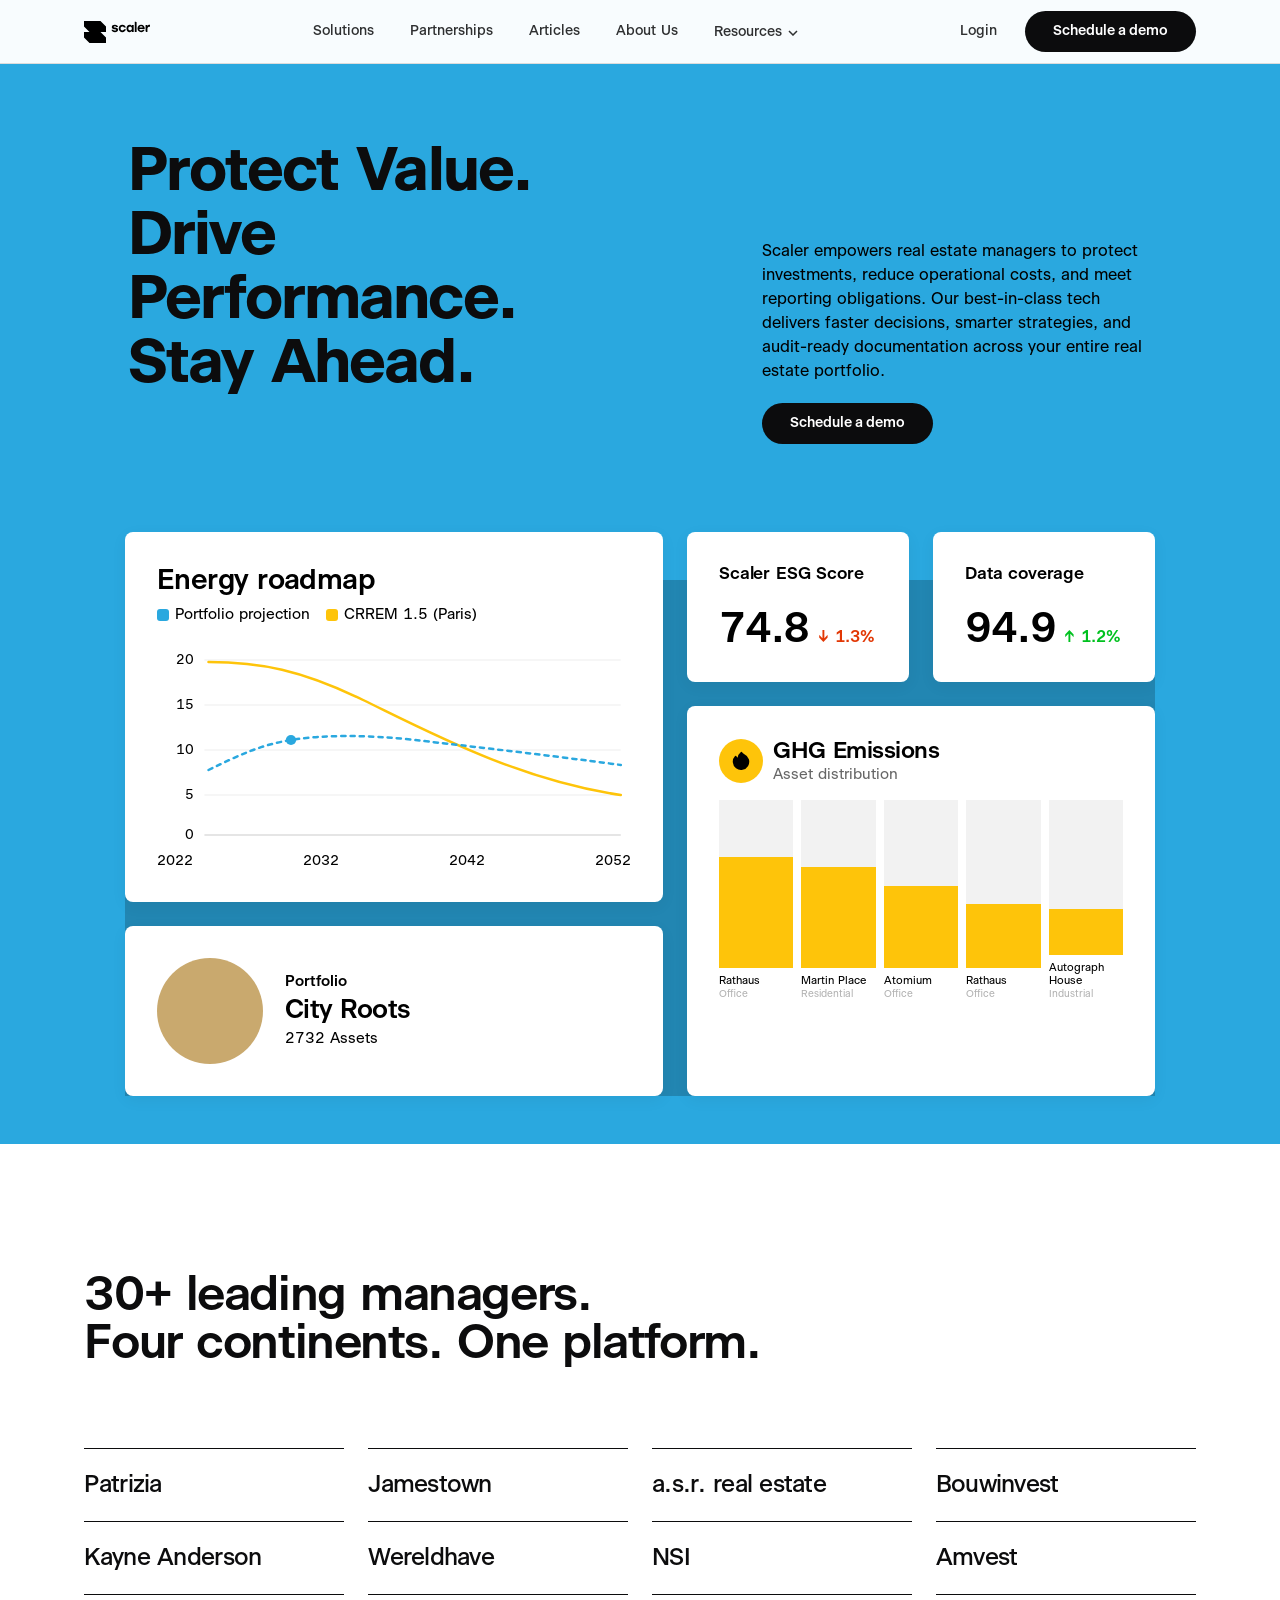
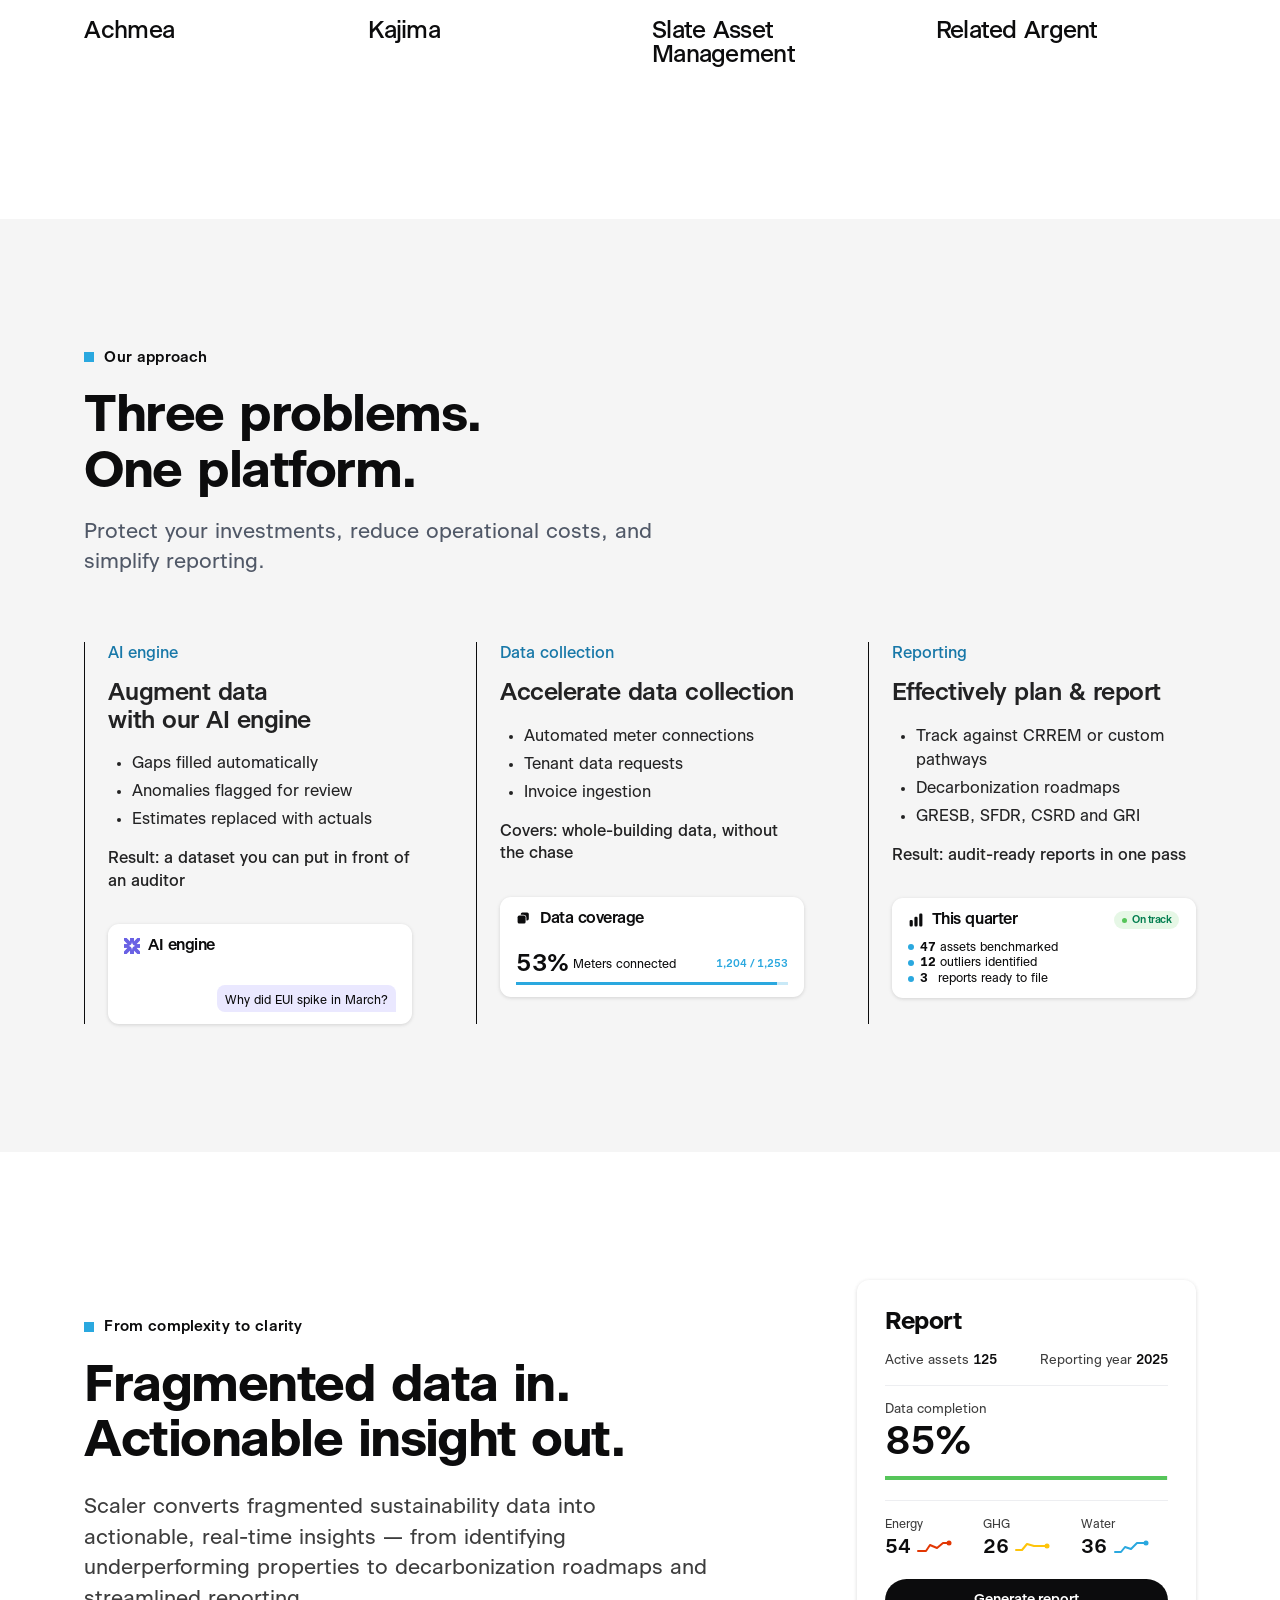
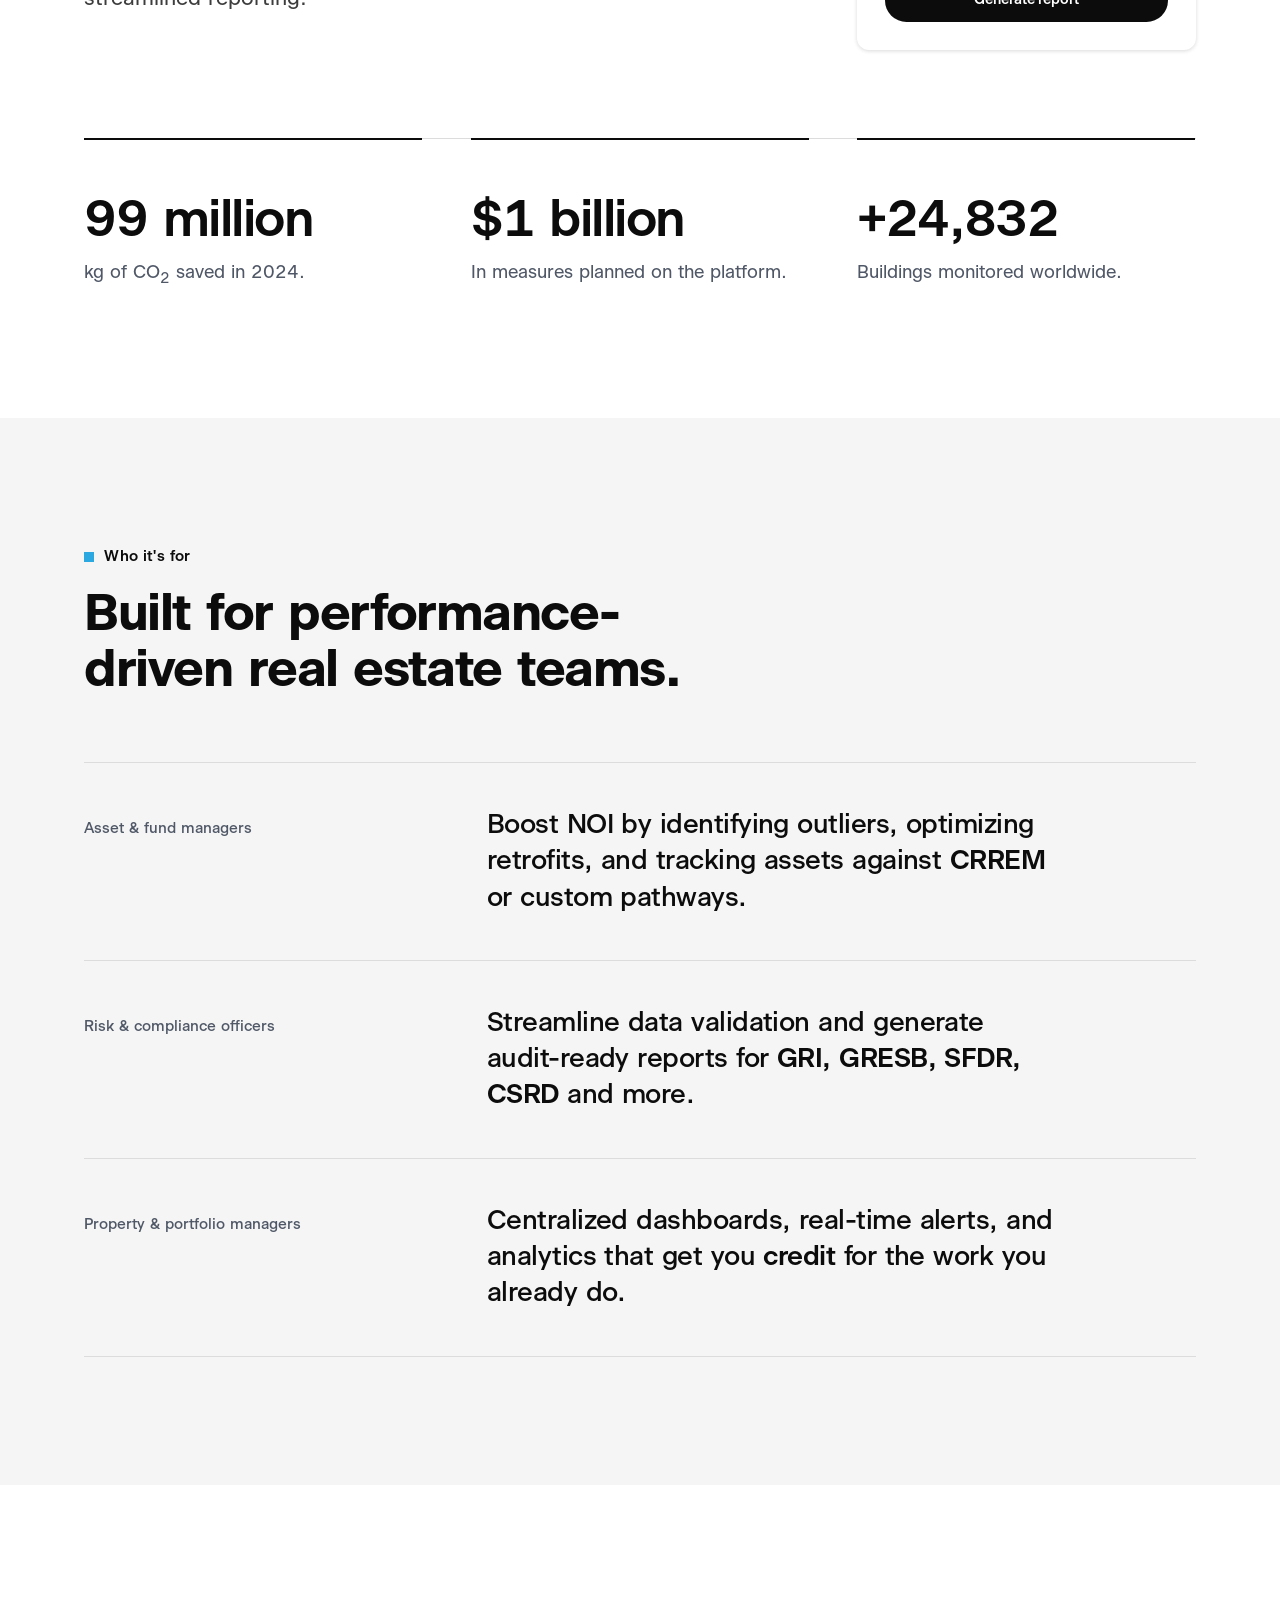
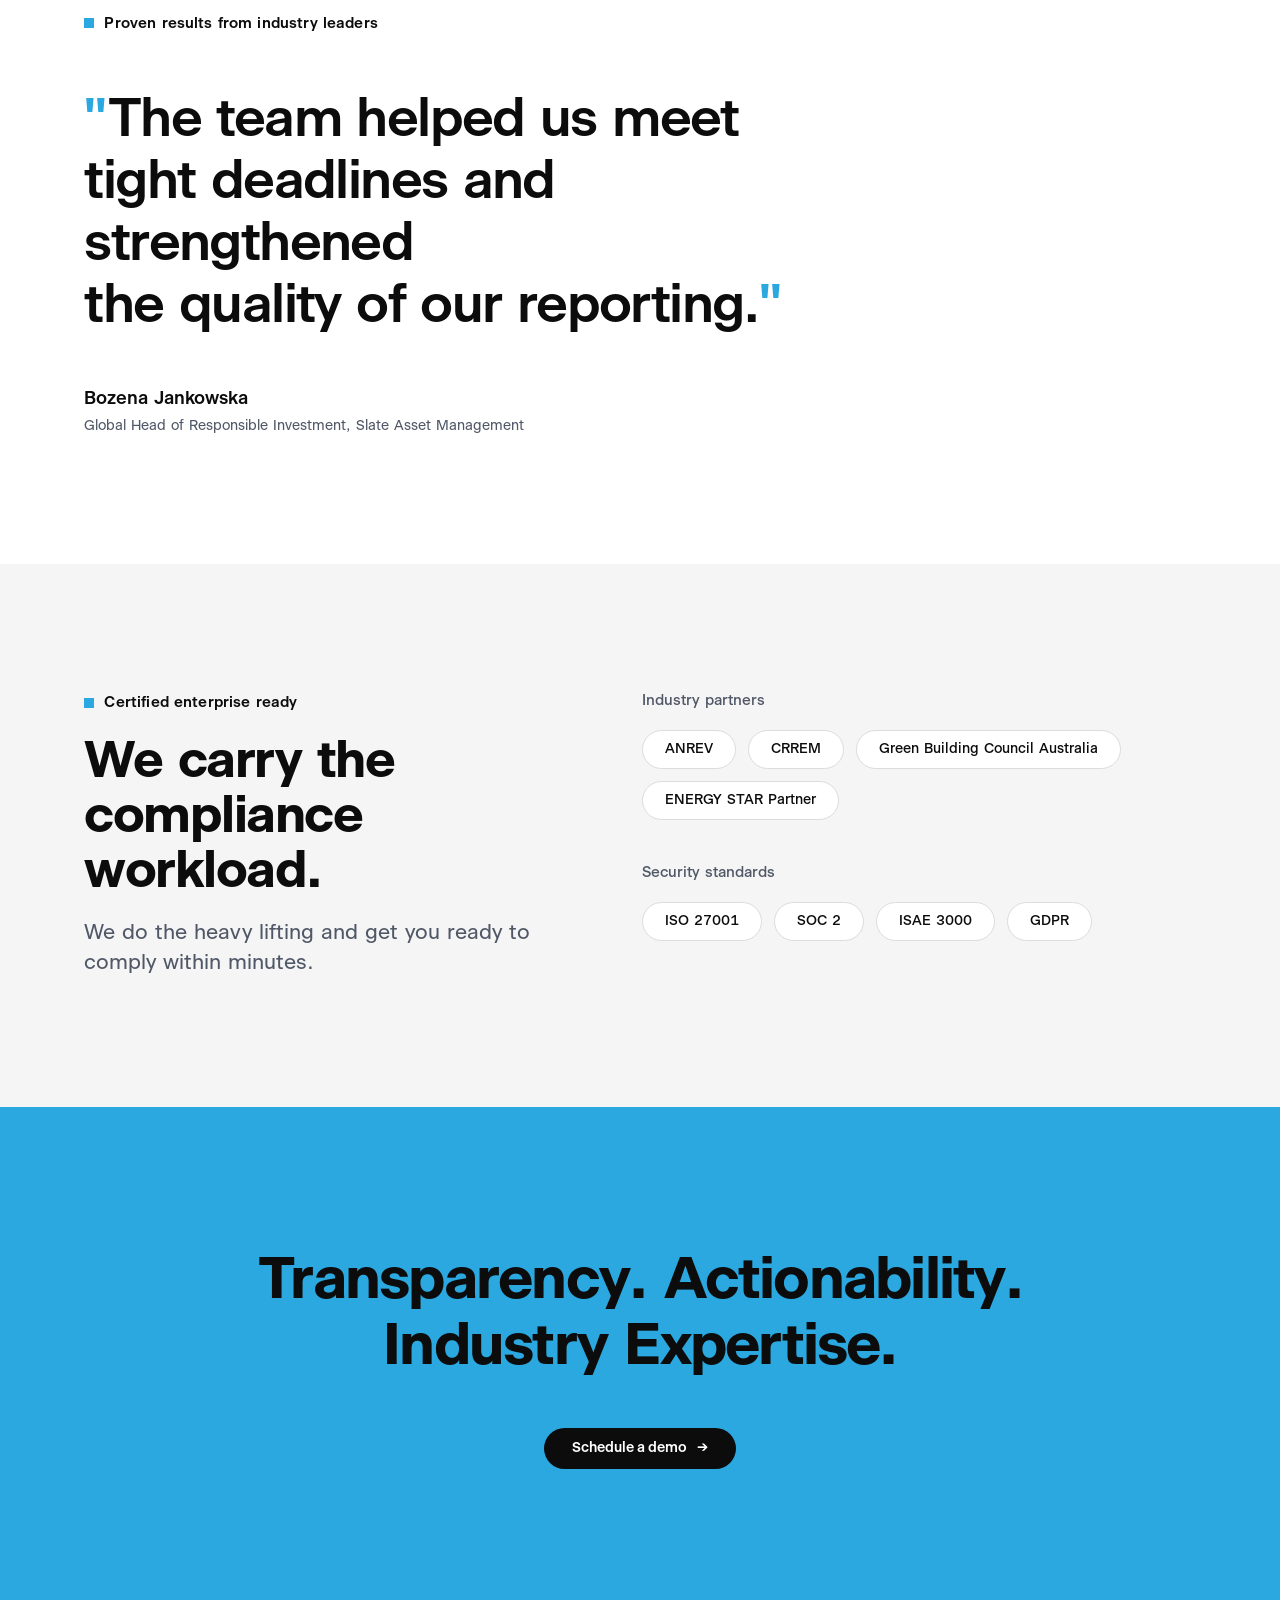
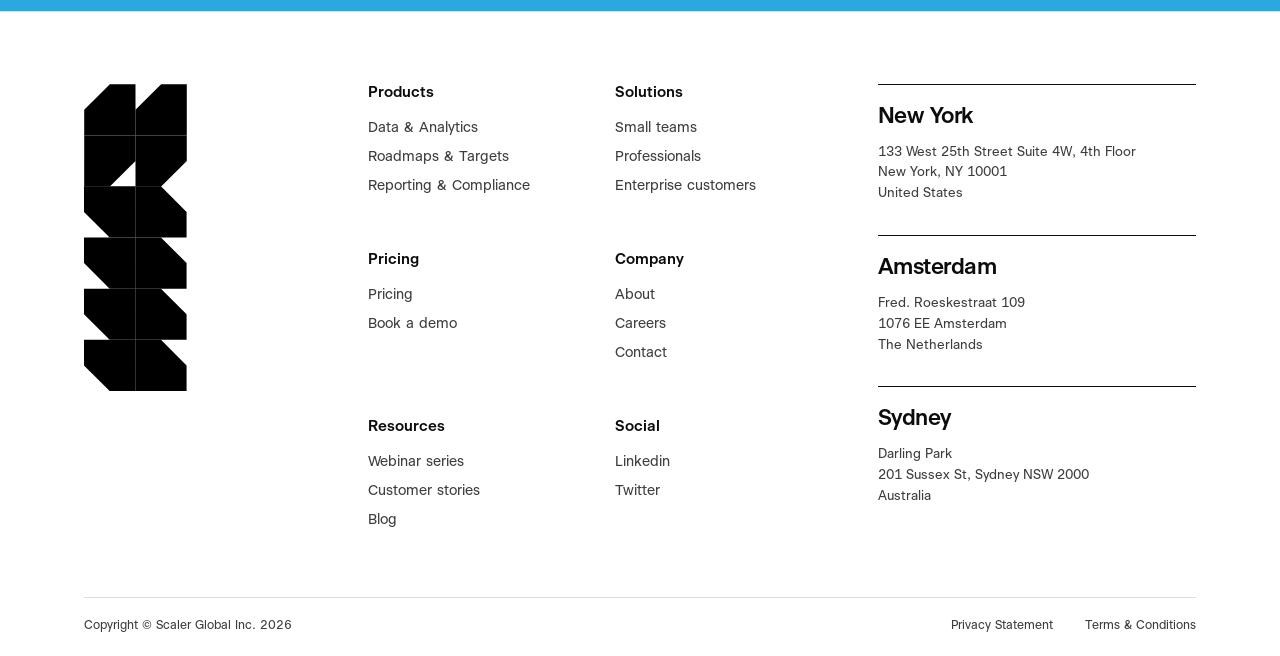
<file: website.html>
<!DOCTYPE html>
<html lang="en">
<head>
<meta charset="UTF-8">
<meta name="viewport" content="width=device-width, initial-scale=1">
<title>Scaler Global — Protect value. Drive performance. Stay ahead.</title>
<link rel="stylesheet" href="colors_and_type.css">
<style>
  :root {
    --font-display: "Beausite Classic", "Inter", "Helvetica Neue", Helvetica, Arial, sans-serif;
    --font-body: "Beausite Classic", "Inter", "Helvetica Neue", Helvetica, Arial, sans-serif;
    --margin: clamp(24px, 6.6vw, 128px);

    /* ink palette — from the motion system examples */
    --ink: #0C0C0D;
    --ink-2: #3D3D3D;
    --ink-3: #505867;
    --grey-line: #B6B9C2;
    --bg: #F5F5F5;
    --white: #FFFFFF;

    --accent: #2AA8DF;               /* water blue — this page's accent (yellow is reserved for Solutions) */
    --tech-purple: #6961E4;          /* AI only */
    --esg-green: #56C55A;

    /* motion tokens */
    --t-instant: 100ms; --t-fast: 200ms; --t-base: 300ms;
    --t-default: 500ms; --t-slow: 700ms; --t-deliberate: 1500ms;
    --ease-out: cubic-bezier(0, 0, 0.58, 1);
    --ease-in-out: cubic-bezier(0.42, 0, 0.58, 1);
    --ease-out-expo: cubic-bezier(0.19, 1, 0.22, 1);
    --ease-out-cubic: cubic-bezier(0.33, 1, 0.68, 1);
    --spring-pop: cubic-bezier(0.34, 1.56, 0.64, 1);

    --shadow-card: 0 1px 4px 0 rgba(12,12,13,0.10), 0 1px 4px 0 rgba(12,12,13,0.05);
    --shadow-hover: 0 8px 16px 0 rgba(12,12,13,0.15);
  }
  * { margin: 0; padding: 0; box-sizing: border-box; }
  html { scroll-behavior: smooth; }
  body {
    font-family: var(--font-body);
    background: var(--white);
    color: var(--ink);
    -webkit-font-smoothing: antialiased;
    font-variant-numeric: tabular-nums;
  }
  a { color: inherit; text-decoration: none; }
  img { display: block; }

  /* Colour thread: a water-blue block marker leads every eyebrow */
  .eyebrow { font-size: 15px; font-weight: var(--weight-semibold); letter-spacing: 0.01em; color: var(--ink); display: flex; align-items: center; gap: 10px; }
  .eyebrow::before { content: ''; width: 10px; height: 10px; background: var(--accent); flex-shrink: 0; }

  .pill {
    display: inline-flex; align-items: center; gap: 10px;
    border-radius: 9999px; padding: 12px 28px;
    font-size: var(--size-p-sm); font-weight: var(--weight-semibold);
    background: var(--ink); color: var(--white);
    border: none; cursor: pointer; font-family: inherit;
    transition: transform var(--t-fast) var(--ease-out), background var(--t-fast) var(--ease-out), box-shadow var(--t-fast) var(--ease-out);
  }
  .pill:hover { background: #262626; transform: translateY(-2px); box-shadow: var(--shadow-hover); }
  .pill:active { transform: scale(.98); }
  .pill .arr, .more .arr { display: inline-block; transition: transform var(--t-fast) var(--ease-out); }
  .pill:hover .arr { transform: translateX(3px); }
  .pill.inverse { background: var(--white); color: var(--ink); }
  .pill.inverse:hover { background: #ececec; }
  .pill.ghost { background: transparent; color: var(--ink); border: 1px solid var(--color-background-grey); }
  .pill.ghost:hover { background: var(--bg); box-shadow: none; }

  /* ══ Keyframes — named as in motion-tokens.css ══ */
  @keyframes fadeUp { from { opacity: 0; transform: translateY(20px); } to { opacity: 1; transform: translateY(0); } }
  @keyframes popIn { 0% { opacity: 0; transform: scale(0); } 60% { opacity: 1; transform: scale(1.04); } 100% { opacity: 1; transform: scale(1); } }
  @keyframes scaleXGrow { to { transform: scaleX(1); } }
  @keyframes pathDraw { to { stroke-dashoffset: 0; } }
  @keyframes areaFade { to { opacity: 0.12; } }
  @keyframes packetIntro { to { opacity: 1; } }
  @keyframes packetFlow { to { stroke-dashoffset: 0; } }

  /* ══ Header — original structure ══ */
  @keyframes navIn { from { opacity: 0; transform: translateY(-8px); } to { opacity: 1; transform: translateY(0); } }
  nav {
    animation: navIn var(--t-default) var(--ease-out) both;
    position: fixed; inset: 0 0 auto 0; z-index: 100; height: 64px;
    display: flex; align-items: center; justify-content: space-between;
    padding: 0 var(--margin);
    background: rgba(255,255,255,.97);
    border-bottom: 1px solid var(--color-background-grey);
    transition: box-shadow var(--t-base) var(--ease-out), height var(--t-base) var(--ease-out);
  }
  nav.scrolled { height: 56px; box-shadow: 0 1px 4px rgba(12,12,13,.06), 0 4px 16px rgba(12,12,13,.06); border-bottom-color: transparent; }
  nav .logo img { height: 22px; }
  nav .links { display: flex; align-items: center; gap: 36px; }
  nav .links > a, nav .drop > button {
    font-size: var(--size-p-sm); font-weight: var(--weight-medium);
    opacity: .85; transition: opacity var(--t-instant) var(--ease-out);
    background: none; border: none; cursor: pointer; font-family: inherit; color: inherit;
    display: inline-flex; align-items: center; gap: 6px;
  }
  nav .links > a:hover, nav .drop > button:hover { opacity: 1; }
  .drop { position: relative; }
  .drop .menu {
    position: absolute; top: calc(100% + 14px); left: 50%; transform: translateX(-50%) translateY(4px);
    background: var(--white); border: 1px solid var(--color-background-grey); border-radius: 11px;
    box-shadow: var(--shadow-hover);
    padding: 8px; min-width: 180px;
    opacity: 0; pointer-events: none;
    transition: opacity var(--t-fast) var(--ease-out), transform var(--t-fast) var(--ease-out);
  }
  .drop:hover .menu, .drop:focus-within .menu { opacity: 1; pointer-events: auto; transform: translateX(-50%) translateY(0); }
  .drop .menu a { display: block; padding: 10px 14px; border-radius: 8px; font-size: var(--size-p-sm); font-weight: var(--weight-medium); transition: background var(--t-instant) var(--ease-out); }
  .drop .menu a:hover { background: var(--bg); }
  nav .actions { display: flex; align-items: center; gap: 28px; }
  nav .actions .login { font-size: var(--size-p-sm); font-weight: var(--weight-medium); opacity: .85; }
  nav .actions .login:hover { opacity: 1; }

  /* ══ Hero ══ */
  .hero {
    background: var(--accent);
    padding: 140px 48px 0;
    overflow: hidden;
  }
  .hero-top {
    display: grid; grid-template-columns: 1.4fr 1fr;
    gap: 88px; align-items: flex-end;
    max-width: 1440px; margin: 0 auto; padding: 0 80px;
  }
  .hero h1 { font-size: 72px; font-weight: 600; letter-spacing: -2.88px; line-height: 1; color: #000; padding-bottom: 48px; }
  .hero h1 .line { display: block; opacity: 0; transform: translateY(20px); animation: fadeUp var(--t-default) var(--ease-out) forwards; }
  .hero h1 .line:nth-child(1) { animation-delay: .15s; }
  .hero h1 .line:nth-child(2) { animation-delay: .3s; }
  .hero h1 .line:nth-child(3) { animation-delay: .45s; }
  .hero-side { max-width: 440px; }
  .hero-side .lede { font-size: 16px; line-height: 1.5; color: #000; }
  .hero-side .cta { margin-top: 20px; }
  .fade-up { opacity: 0; transform: translateY(20px); animation: fadeUp var(--t-default) var(--ease-out) forwards; }

  /* ══ Hero dashboard cards ══ */
  .hero-dash {
    max-width: 1030px; margin: 88px auto 0; padding-bottom: 48px;
    position: relative;
    display: grid; grid-template-columns: 1.15fr 1fr; gap: 24px;
  }
  .hero-dash::before {
    content: ''; position: absolute; inset: 48px 0; z-index: 0;
    background: #2286B2; border-radius: 0;
  }
  .hero-dash .dash-col { display: flex; flex-direction: column; gap: 24px; position: relative; z-index: 1; }
  .hero-dash .dash-row { display: flex; gap: 24px; }
  .dash-card {
    background: #fff; border-radius: 8px; padding: 32px;
    box-shadow: 0 4px 16px rgba(0,0,0,.05);
    opacity: 0; transform: translateY(20px);
  }
  .hero-dash.in .dash-card { animation: fadeUp var(--t-default) var(--ease-out) forwards; }
  .hero-dash.in .dash-card:nth-child(1) { animation-delay: .2s; }
  .hero-dash.in .dash-card:nth-child(2) { animation-delay: .35s; }
  .hero-dash.in .dash-row .dash-card:first-child { animation-delay: .3s; }
  .hero-dash.in .dash-row .dash-card:last-child { animation-delay: .4s; }
  .dc-title { font-size: 28px; font-weight: 600; letter-spacing: -0.55px; color: #000; margin-bottom: 8px; }
  .dc-title-sm { font-size: 17px; font-weight: 600; letter-spacing: -0.17px; color: #000; }
  .dc-num { font-size: 42px; font-weight: 600; letter-spacing: -1.25px; line-height: 1; color: #000; }
  .dc-delta { font-size: 16px; font-weight: 600; display: inline-flex; align-items: center; gap: 4px; }
  .dc-delta.down { color: var(--energy-red); }
  .dc-delta.up { color: #00C11F; }
  .dc-legend { display: flex; gap: 16px; font-size: 15px; color: #000; margin-bottom: 16px; }
  .dc-legend span { display: inline-flex; align-items: center; gap: 6px; }
  .dc-legend span::before { content: ''; width: 12px; height: 12px; border-radius: 3px; }
  .dc-legend .l-port::before { background: var(--accent); }
  .dc-legend .l-crrem::before { background: #FEC40A; }
  .dc-chart svg { width: 100%; height: 200px; }
  .dc-chart .x-labels { display: flex; justify-content: space-between; font-size: 14px; color: #000; margin-top: 8px; }

  /* GHG bar chart */
  .ghg-bars { display: flex; gap: 8px; height: 200px; align-items: flex-end; margin-top: 16px; }
  .ghg-bar-wrap { flex: 1; display: flex; flex-direction: column; align-items: stretch; height: 100%; }
  .ghg-bar-bg { flex: 1; background: rgba(0,0,0,.05); display: flex; flex-direction: column; justify-content: flex-end; }
  .ghg-bar { background: #FEC40A; transition: height var(--t-deliberate) var(--ease-out-expo); }
  .ghg-bar-label { font-size: 11px; color: #000; margin-top: 6px; line-height: 1.2; }
  .ghg-bar-label small { display: block; color: rgba(0,0,0,.3); font-size: 10px; }

  /* City Roots card */
  .city-roots { display: flex; align-items: center; gap: 22px; }
  .city-roots .cr-img { width: 106px; height: 106px; border-radius: 50%; overflow: hidden; background: #c9a96e; flex-shrink: 0; }
  .city-roots .cr-label { font-size: 15px; font-weight: 600; color: #000; }
  .city-roots .cr-name { font-size: 26px; font-weight: 600; letter-spacing: -0.53px; color: #000; margin: 4px 0; }
  .city-roots .cr-count { font-size: 15px; color: #000; }

  /* ══ Sections ══ */
  section { padding: 128px var(--margin); }
  .light { background: var(--bg); }
  .dark { background: var(--color-full-black); color: var(--white); }
  /* tokens css hardcodes black headings / grey paragraphs — dark surfaces inherit instead */
  .dark h1, .dark h2, .dark h3, .dark h4, .dark p, .dark blockquote { color: inherit; }
  .dark .eyebrow { color: rgba(255,255,255,.55); }
  .dark .metric-copy h2, .dark .section-head h2 { color: var(--white); }
  .dark .metric-copy p.body { color: rgba(255,255,255,.65); }
  .dark .stats { border-top: 1px solid rgba(255,255,255,.25); }
  .dark .stat .n { color: var(--white); }
  .dark .stat .l { color: rgba(255,255,255,.55); }
  .dark .stat .bar { background: rgba(255,255,255,.18); }
  .dark .stat .bar i { background: var(--white); }
  /* belt and braces: nothing inside a dark section may fall back to ink */
  section.dark h2, section.dark h3, section.dark .n { color: var(--white); }
  .section-head { margin-bottom: 64px; }
  .section-head .eyebrow { margin-bottom: 20px; }
  .section-head h2 { font-size: clamp(32px, 4vw, 60px); font-weight: var(--weight-bold); letter-spacing: var(--track-display); line-height: 1.08; max-width: 20ch; color: var(--ink); }
  .section-head .sub { margin-top: 18px; font-size: var(--size-p-lg); line-height: var(--lh-paragraph); color: var(--ink-3); max-width: 52ch; }

  /* ══ Clients — typographic index on white ══ */
  .clients { background: var(--white); color: var(--ink); padding: 128px var(--margin); }
  .clients .statement { font-size: 48px; font-weight: 600; letter-spacing: -1.44px; line-height: 1; color: var(--ink); margin-bottom: 80px; }
  .client-index { display: grid; grid-template-columns: repeat(4, 1fr); gap: 0 24px; }
  .client-name {
    padding: 24px 0 0; border-top: 1px solid var(--ink);
    font-size: 24px; font-weight: 500;
    letter-spacing: -0.72px; line-height: 1; color: var(--ink); opacity: 0.9;
    margin-bottom: 24px;
    opacity: 0; transform: translateY(20px);
  }
  .client-index.in .client-name { animation: fadeUp var(--t-default) var(--ease-out) forwards; animation-delay: calc(var(--i) * 60ms); }
  .client-name { transition: color var(--t-fast) var(--ease-out); }
  .client-name:hover { color: var(--accent); }

  /* ══ Our approach — Figma anatomy: full-height left rule with an
     accent tick, disc bullets, separator, 100px product mini-card ══ */
  .approach-cols { display: grid; grid-template-columns: repeat(3, 1fr); gap: clamp(40px, 5vw, 72px); }
  .acol { position: relative; padding-left: 24px; }
  .acol::before { content: ''; position: absolute; left: 0; top: 0; bottom: 0; width: 1px; background: var(--ink); }
  .acol::after { content: none; }
  .acol .a-eyebrow { font-size: 16px; font-weight: var(--weight-medium); line-height: 1.4; color: #1878A8; margin-bottom: 16px; }
  .acol h3 { font-size: 24px; font-weight: var(--weight-semibold); letter-spacing: -0.48px; line-height: 1.15; color: var(--ink); opacity: .9; }
  .acol ul { list-style: disc; margin-top: 16px; padding-left: 24px; opacity: .9; }
  .acol li { font-size: 16px; line-height: 1.5; color: var(--ink); margin-bottom: 4px; }
  .acol .result { margin-top: 16px; font-size: 16px; font-weight: var(--weight-medium); line-height: 1.4; color: var(--ink); opacity: .9; }

  .mini-card {
    margin-top: 32px; background: var(--white); border-radius: 11px;
    height: 100px; padding: 12px 16px;
    box-shadow: var(--shadow-card);
    display: flex; flex-direction: column; justify-content: space-between;
    opacity: 0; transform: translateY(20px);
  }
  /* PATT-01: cards enter with the loose 200ms stagger */
  .approach-cols.in .acol:nth-child(1) .mini-card { animation: fadeUp var(--t-default) var(--ease-out) .1s forwards; }
  .approach-cols.in .acol:nth-child(2) .mini-card { animation: fadeUp var(--t-default) var(--ease-out) .3s forwards; }
  .approach-cols.in .acol:nth-child(3) .mini-card { animation: fadeUp var(--t-default) var(--ease-out) .5s forwards; }
  .mc-head { display: flex; align-items: center; gap: 8px; font-size: 15.8px; font-weight: var(--weight-semibold); letter-spacing: -0.47px; color: var(--ink); }
  .mc-head svg { width: 16px; height: 16px; flex-shrink: 0; }

  /* 01 — a question arrives for the AI engine: user bubble pops in
     (PRIM-03 popIn; AI-attached moments get the spring) */
  .mc-bubble {
    align-self: flex-end;
    background: #EAE8FF; border-radius: 8px 8px 0 8px;
    padding: 8px 8px 5px; font-size: 12px; color: var(--ink); text-align: right;
    opacity: 0; transform: scale(0); transform-origin: bottom right;
  }
  .approach-cols.in .mc-bubble { animation: popIn 500ms var(--spring-pop) 1.2s forwards; }

  /* 02 — coverage metric: count-up and bar fill run as parallel tracks
     (PRIM-07 countUp + PRIM-04 scaleXGrow, both --t-deliberate) */
  .mc-bottom { width: 100%; }
  .mc-metric { display: flex; align-items: center; gap: 4px; width: 100%; }
  .mc-val { font-size: 24px; font-weight: var(--weight-semibold); letter-spacing: -0.48px; line-height: 1; color: var(--ink); }
  .mc-lbl { font-size: 12px; color: var(--ink); flex: 1; }
  .mc-count { font-size: 10.5px; font-weight: var(--weight-semibold); color: var(--accent); letter-spacing: -0.1px; }
  .mc-track { height: 2.6px; width: 100%; background: rgba(42,168,223,.25); margin-top: 6px; }
  .mc-fill { height: 100%; background: var(--accent); transform: scaleX(0); transform-origin: left; }
  .approach-cols.in .mc-fill { animation: scaleXGrow var(--t-deliberate) var(--ease-out-expo) 1s forwards; }

  /* 03 — report rows slide in (PRIM-02 fadeInX, 100ms stagger), numbers
     count up as they land, then a status pill confirms (popIn) */
  @keyframes fadeInX { to { opacity: 1; transform: translateX(0); } }
  .mc-rows { display: flex; flex-direction: column; }
  .mc-row { display: flex; align-items: center; gap: 4px; font-size: 12px; line-height: 13.4px; color: var(--ink); padding: 1px 0; opacity: 0; transform: translateX(-12px); }
  .mc-row b { font-weight: var(--weight-bold); min-width: 14px; }
  .mc-row::before { content: ''; width: 6px; height: 6px; border-radius: 50%; background: var(--accent); flex-shrink: 0; margin-right: 2px; }
  .approach-cols.in .mc-row:nth-child(1) { animation: fadeInX 500ms var(--ease-out-cubic) .7s forwards; }
  .approach-cols.in .mc-row:nth-child(2) { animation: fadeInX 500ms var(--ease-out-cubic) .8s forwards; }
  .approach-cols.in .mc-row:nth-child(3) { animation: fadeInX 500ms var(--ease-out-cubic) .9s forwards; }
  .mc-status {
    margin-left: auto;
    display: inline-flex; align-items: center; gap: 5px;
    padding: 3px 8px; border-radius: 9999px;
    background: rgba(86,197,90,.15); color: #037E50;
    font-size: 10.5px; font-weight: var(--weight-semibold);
    opacity: 0; transform: scale(0); transform-origin: center;
  }
  .mc-status .pulse { width: 5px; height: 5px; border-radius: 50%; background: var(--esg-green); }
  .approach-cols.in .mc-status { animation: popIn 500ms var(--spring-pop) 1.5s forwards; }

  .metric-wrap { display: grid; grid-template-columns: repeat(3, 1fr); gap: 48px; align-items: center; }
  .metric-copy { grid-column: 1 / 3; }
  .metric-copy h2 { font-size: clamp(32px, 4vw, 60px); font-weight: var(--weight-bold); letter-spacing: var(--track-display); line-height: 1.08; color: var(--ink); }
  .metric-copy p.body { font-size: var(--size-p-lg); line-height: var(--lh-paragraph); color: var(--ink-2); max-width: 46ch; margin-top: 24px; }
  /* ══ Report card — fragmented domain data rolls up into one
     insight (from the Illustrations - UI library), third-column width ══ */
  .report-card {
    grid-column: 3; align-self: center;
    background: var(--white); border-radius: 12px;
    padding: 28px; box-shadow: var(--shadow-card);
  }
  .report-card .rc-a { opacity: 0; transform: translateY(12px); }
  .rc-title { font-size: 24px; font-weight: var(--weight-bold); letter-spacing: -0.02em; color: var(--ink); }
  .rc-meta { display: flex; justify-content: space-between; gap: 12px; margin-top: 16px; padding-bottom: 16px; border-bottom: 1px solid #EDEEF1; font-size: 13px; color: var(--ink-2); }
  .rc-meta b { color: var(--ink); font-weight: var(--weight-semibold); }
  .rc-label { font-size: 13px; color: var(--ink-2); margin-top: 16px; }
  .rc-pct { font-size: 40px; font-weight: var(--weight-semibold); letter-spacing: -0.03em; line-height: 1.1; color: var(--ink); margin-top: 2px; }
  .rc-bar { height: 4px; background: #EDEEF1; margin-top: 12px; }
  .rc-bar i { display: block; height: 100%; background: var(--esg-green); transform: scaleX(0); transform-origin: left; }
  .rc-domains { display: grid; grid-template-columns: repeat(3, 1fr); gap: 12px; margin-top: 20px; padding-top: 16px; border-top: 1px solid #EDEEF1; }
  .rc-dom .dl { font-size: 12px; color: var(--ink-2); }
  .rc-dom .dv { display: flex; align-items: center; gap: 6px; margin-top: 4px; }
  .rc-dom .dv b { font-size: 20px; font-weight: var(--weight-semibold); letter-spacing: -0.02em; color: var(--ink); }
  .rc-dom svg { width: 36px; height: 16px; }
  .rc-dom svg path { fill: none; stroke-width: 2; stroke-linecap: round; stroke-linejoin: round; stroke-dasharray: 60; stroke-dashoffset: 60; }
  .rc-dom svg circle { opacity: 0; transform-origin: center; transform-box: fill-box; transform: scale(0); }
  .rc-btn {
    width: 100%; margin-top: 20px; border: none; cursor: pointer;
    border-radius: 9999px; padding: 13px; font-family: inherit;
    background: var(--ink); color: var(--white);
    font-size: 14px; font-weight: var(--weight-semibold);
    transition: background var(--t-fast) var(--ease-out);
  }
  .rc-btn:hover { background: #262626; }

  /* choreography — parallel tracks, ~2.4s total */
  .report-card.play .rc-title { animation: fadeUp var(--t-default) var(--ease-out) 0s forwards; }
  .report-card.play .rc-meta { animation: fadeUp var(--t-default) var(--ease-out) .15s forwards; }
  .report-card.play .rc-label { animation: fadeUp var(--t-default) var(--ease-out) .35s forwards; }
  .report-card.play .rc-pct { animation: fadeUp var(--t-default) var(--ease-out) .45s forwards; }
  .report-card.play .rc-bar i { animation: scaleXGrow var(--t-deliberate) var(--ease-out-expo) .5s forwards; }
  .report-card.play .rc-dom:nth-child(1) { animation: fadeUp var(--t-default) var(--ease-out) .8s forwards; }
  .report-card.play .rc-dom:nth-child(2) { animation: fadeUp var(--t-default) var(--ease-out) .9s forwards; }
  .report-card.play .rc-dom:nth-child(3) { animation: fadeUp var(--t-default) var(--ease-out) 1s forwards; }
  .report-card.play .rc-dom:nth-child(1) path { animation: pathDraw 800ms var(--ease-in-out) 1s forwards; }
  .report-card.play .rc-dom:nth-child(2) path { animation: pathDraw 800ms var(--ease-in-out) 1.1s forwards; }
  .report-card.play .rc-dom:nth-child(3) path { animation: pathDraw 800ms var(--ease-in-out) 1.2s forwards; }
  .report-card.play .rc-dom:nth-child(1) circle { animation: popIn 400ms var(--spring-pop) 1.8s forwards; }
  .report-card.play .rc-dom:nth-child(2) circle { animation: popIn 400ms var(--spring-pop) 1.9s forwards; }
  .report-card.play .rc-dom:nth-child(3) circle { animation: popIn 400ms var(--spring-pop) 2s forwards; }
  .report-card.play .rc-btn { animation: fadeUp var(--t-default) var(--ease-out) 2.1s forwards; }

  /* stats — each stat's segment of the divider draws in above its number */
  .stats { display: grid; grid-template-columns: repeat(3, 1fr); gap: 48px; margin-top: 88px; border-top: 1px solid var(--color-background-grey); }
  .stat { position: relative; padding-top: 56px; }
  .stat .n { font-size: clamp(36px, 4vw, 64px); font-weight: var(--weight-semibold); letter-spacing: var(--track-display); line-height: 1; color: var(--ink); }
  .stat .l { margin-top: 14px; color: var(--ink-3); font-size: var(--size-p-md); line-height: var(--lh-paragraph); }
  .stat .bar { position: absolute; top: -1.5px; left: 0; width: 100%; height: 2px; }
  .stat .bar i { display: block; height: 100%; background: var(--ink); transform: scaleX(0); transform-origin: left; }
  .stat.in .bar i { animation: scaleXGrow 1500ms var(--ease-out-expo) .3s forwards; }

  /* ══ Personas ══ */
  .persona-row { display: grid; grid-template-columns: 1fr 2fr; gap: 48px; align-items: baseline; padding: 44px 0; border-top: 1px solid var(--color-background-grey); }
  .persona-row:last-of-type { border-bottom: 1px solid var(--color-background-grey); }
  .persona-row .who { font-size: 15px; font-weight: var(--weight-medium); color: var(--ink-3); }
  .persona-row .what { font-size: clamp(20px, 2.1vw, 30px); font-weight: var(--weight-medium); letter-spacing: -0.02em; line-height: 1.35; max-width: 32ch; color: var(--ink); }
  .persona-row .what em { font-style: normal; font-weight: var(--weight-semibold); }

  /* ══ Quote — display-size spotlight: a statement, not a testimonial ══ */
  .quote { padding-top: 128px; padding-bottom: 128px; }
  .quote blockquote {
    margin-top: 56px;
    font-size: clamp(32px, 4.2vw, 68px);
    font-weight: var(--weight-semibold);
    letter-spacing: var(--track-display);
    line-height: 1.15;
    color: var(--ink);
    max-width: 22ch;
  }
  .quote blockquote .qm { color: var(--accent); }
  .quote blockquote .frag { display: block; opacity: 0; transform: translateY(20px); }
  .quote blockquote.in .frag:nth-child(1) { animation: fadeUp var(--t-default) var(--ease-out) 0s forwards; }
  .quote blockquote.in .frag:nth-child(2) { animation: fadeUp var(--t-default) var(--ease-out) .15s forwards; }
  .quote blockquote.in .frag:nth-child(3) { animation: fadeUp var(--t-default) var(--ease-out) .3s forwards; }
  .quote .attr { margin-top: 48px; font-size: var(--size-p-md); font-weight: var(--weight-semibold); color: var(--ink); opacity: 0; transform: translateY(20px); }
  .quote .attr.in { animation: fadeUp var(--t-default) var(--ease-out) .5s both; }
  .quote .attr span { display: block; margin-top: 4px; color: var(--ink-3); font-weight: var(--weight-regular); font-size: var(--size-p-sm); }
  .quote .story-link { display: inline-flex; align-items: center; gap: 8px; margin-top: 28px; font-size: 14px; font-weight: var(--weight-semibold); color: var(--ink); opacity: 0; transform: translateY(20px); }
  .quote .story-link.in { animation: fadeUp var(--t-default) var(--ease-out) .65s both; }
  .quote .story-link:hover .arr { transform: translateX(3px); }

  /* ══ Compliance — title left, partner/standard groups right ══ */
  .compliance-grid { display: grid; grid-template-columns: minmax(0, 1fr) minmax(0, 1.15fr); gap: clamp(48px, 6vw, 96px); align-items: start; }
  .compliance .section-head { margin-bottom: 0; }
  .compliance .cols { display: flex; flex-direction: column; gap: 44px; }
  .compliance .k { font-size: 15px; font-weight: var(--weight-medium); color: var(--ink-3); margin-bottom: 20px; }
  .badges { display: flex; flex-wrap: wrap; gap: 12px; }
  .badge {
    border: 1px solid var(--color-background-grey); border-radius: 9999px;
    padding: 10px 22px; font-size: var(--size-p-sm); font-weight: var(--weight-medium);
    background: var(--white); color: var(--ink);
    transition: transform var(--t-fast) var(--ease-out), box-shadow var(--t-fast) var(--ease-out), border-color var(--t-fast) var(--ease-out);
  }
  .badge:hover { transform: translateY(-2px); box-shadow: var(--shadow-card); border-color: var(--ink); }

  /* ══ Closing — current-site statement, on water blue, subtle motion ══ */
  .closing {
    min-height: 56vh;
    display: flex; flex-direction: column; justify-content: center; align-items: center; text-align: center;
    background: var(--accent);
    position: relative; overflow: hidden;
  }
  .closing h2 { font-size: clamp(36px, 4.6vw, 76px); font-weight: var(--weight-bold); letter-spacing: var(--track-display); line-height: 1.12; color: var(--ink); position: relative; z-index: 1; }
  .closing .cta { margin-top: 48px; position: relative; z-index: 1; opacity: 0; transform: translateY(20px); }
  /* each statement fades up in sequence once the section is in view */
  .closing .w { display: inline-block; opacity: 0; transform: translateY(20px); }
  .closing .reveal.in .w { animation: fadeUp var(--t-default) var(--ease-out) forwards; }
  .closing .reveal.in .w:nth-child(1) { animation-delay: 0s; }
  .closing .reveal.in .w:nth-child(2) { animation-delay: .15s; }
  .closing .reveal.in .w:nth-child(4) { animation-delay: .3s; }
  .closing .reveal.in .cta { animation: fadeUp var(--t-default) var(--ease-out) .5s forwards; }
  /* the section wrapper itself shouldn't double-fade */
  .closing .reveal { opacity: 1; transform: none; }

  /* ══ Footer — per the Figma redesign: white, brand column left,
     six link groups centre, office list right ══ */
  footer { background: var(--white); border-top: 1px solid var(--color-background-grey); padding: 72px var(--margin) 24px; }
  .f-grid { display: grid; grid-template-columns: minmax(140px, 220px) 1.4fr 1fr; gap: clamp(40px, 5vw, 88px); }
  .f-mark { position: relative; width: fit-content; }
  .f-mark img { height: clamp(240px, 24vw, 340px); width: auto; }
  .f-mark .word { position: absolute; left: 50%; transform: translateX(-50%); bottom: 16px; color: var(--white); font-weight: var(--weight-bold); font-size: clamp(18px, 1.8vw, 26px); letter-spacing: -0.02em; }
  .f-links { display: grid; grid-template-columns: 1fr 1fr; gap: 44px 48px; align-content: start; }
  .f-group .k { font-size: 15px; font-weight: var(--weight-semibold); color: var(--ink); margin-bottom: 18px; }
  .f-group a { display: block; font-size: 14px; color: var(--ink-2); margin-bottom: 12px; transition: color var(--t-instant) var(--ease-out); }
  .f-group a:hover { color: var(--ink); }
  .f-offices .office { border-top: 1px solid var(--ink); padding: 18px 0 30px; }
  .f-offices .city { font-size: 22px; font-weight: var(--weight-semibold); letter-spacing: -0.02em; color: var(--ink); margin-bottom: 14px; }
  .f-offices .addr { font-size: 13px; line-height: 1.6; color: var(--ink-2); }
  footer .legal { margin-top: 56px; padding-top: 20px; border-top: 1px solid var(--color-background-grey); display: flex; justify-content: space-between; flex-wrap: wrap; gap: 16px; font-size: 12px; color: var(--ink-2); }
  footer .legal a { margin-left: 32px; }
  footer .legal a:hover { color: var(--ink); }

  .reveal { opacity: 0; transform: translateY(20px); transition: opacity var(--t-default) var(--ease-out), transform var(--t-default) var(--ease-out); }
  .reveal.in { opacity: 1; transform: none; }

  @media (prefers-reduced-motion: reduce) {
    .source-card, .hub, .reveal, .fade-up, .mini-card, .mc-bubble, .mc-row { opacity: 1 !important; transform: none !important; }
    .connectors .guide { stroke-dashoffset: 0 !important; }
    .connectors .packet { opacity: 0 !important; }
    *, *::before, *::after { animation-duration: .01ms !important; transition-duration: .01ms !important; }
  }
  @media (max-width: 1200px) {
    .scene { transform: scale(.8); }
    .scene-wrap { max-width: 560px; height: 320px; }
  }
  @media (max-width: 960px) {
    nav .links { display: none; }
    .hero, .metric-wrap { grid-template-columns: 1fr; }
    .metric-copy, .report-card { grid-column: auto; }
    .scene-wrap { justify-self: start; }
    .scene { transform: scale(.62); }
    .scene-wrap { height: 260px; }
    .hero h1 .line { white-space: normal; }
    .approach-cols, .stats { grid-template-columns: 1fr; }
    .client-index { grid-template-columns: 1fr; }
    .topbar .selector, .topbar .nav-slash { display: none; }
    .kpi-strip { flex-wrap: wrap; gap: 20px; }
    .persona-row, .compliance-grid, .f-grid { grid-template-columns: 1fr; }
    .closing { grid-template-columns: 1fr; }
  }
</style>
<link rel="stylesheet" href="scaler-site.css">
</head>
<body>

<!-- ══ Header ══ -->
<nav>
  <a class="logo" href="index.html"><img src="assets/logo-full-dark.svg" alt="Scaler"></a>
  <div class="links">
    <a href="solutions.html">Solutions</a>
    <a href="partnerships.html">Partnerships</a>
    <a href="articles.html">Articles</a>
    <a href="about.html">About Us</a>
    <div class="drop">
      <button>Resources
        <svg width="10" height="6" viewBox="0 0 10 6" fill="none"><path d="M1 1l4 4 4-4" stroke="currentColor" stroke-width="1.5"/></svg>
      </button>
      <div class="menu">
        <a href="sfdr.html">SFDR</a>
        <a href="benchmarking.html">Benchmarking</a>
        <a href="espm.html">ESPM</a>
      </div>
    </div>
  </div>
  <div class="actions">
    <a class="login" href="https://app.scalerglobal.com">Login</a>
    <button class="pill">Schedule a demo</button>
  </div>
</nav>

<!-- ══ Hero ══ -->
<header class="hero">
  <div class="hero-top">
    <div>
      <h1><span class="line">Protect Value.</span><span class="line">Drive Performance.</span><span class="line">Stay Ahead.</span></h1>
    </div>
    <div class="hero-side">
      <p class="lede fade-up" style="animation-delay:.6s">Scaler empowers real estate managers to protect investments, reduce operational costs, and meet reporting obligations. Our best-in-class tech delivers faster decisions, smarter strategies, and audit-ready documentation across your entire real estate portfolio.</p>
      <div class="cta fade-up" style="animation-delay:.75s">
        <button class="pill">Schedule a demo</button>
      </div>
    </div>
  </div>

  <!-- Dashboard cards -->
  <div class="hero-dash" id="heroDash">
    <div class="dash-col">
      <!-- Energy roadmap -->
      <div class="dash-card" style="flex:1">
        <div class="dc-title">Energy roadmap</div>
        <div class="dc-legend">
          <span class="l-port">Portfolio projection</span>
          <span class="l-crrem">CRREM 1.5 (Paris)</span>
        </div>
        <div class="dc-chart">
          <svg viewBox="0 0 460 200" preserveAspectRatio="none">
            <line x1="46" y1="20" x2="450" y2="20" stroke="#eee" stroke-width="1"/>
            <line x1="46" y1="65" x2="450" y2="65" stroke="#eee" stroke-width="1"/>
            <line x1="46" y1="110" x2="450" y2="110" stroke="#eee" stroke-width="1"/>
            <line x1="46" y1="155" x2="450" y2="155" stroke="#eee" stroke-width="1"/>
            <line x1="46" y1="195" x2="450" y2="195" stroke="#ccc" stroke-width="1"/>
            <text x="36" y="24" text-anchor="end" fill="#000" font-size="13">20</text>
            <text x="36" y="69" text-anchor="end" fill="#000" font-size="13">15</text>
            <text x="36" y="114" text-anchor="end" fill="#000" font-size="13">10</text>
            <text x="36" y="159" text-anchor="end" fill="#000" font-size="13">5</text>
            <text x="36" y="199" text-anchor="end" fill="#000" font-size="13">0</text>
            <!-- CRREM yellow line -->
            <path d="M50,22 C100,22 140,30 200,60 S350,140 450,155" fill="none" stroke="#FEC40A" stroke-width="2.5" stroke-linecap="round"/>
            <!-- Portfolio blue dashed -->
            <path d="M50,130 C80,115 100,105 130,100 Q180,92 250,100 S380,115 450,125" fill="none" stroke="#2AA8DF" stroke-width="2.5" stroke-linecap="round" stroke-dasharray="4 5"/>
            <circle cx="130" cy="100" r="5" fill="#2AA8DF"/>
          </svg>
          <div class="x-labels"><span>2022</span><span>2032</span><span>2042</span><span>2052</span></div>
        </div>
      </div>
      <!-- City Roots -->
      <div class="dash-card">
        <div class="city-roots">
          <div class="cr-img"></div>
          <div>
            <div class="cr-label">Portfolio</div>
            <div class="cr-name">City Roots</div>
            <div class="cr-count">2732 Assets</div>
          </div>
        </div>
      </div>
    </div>
    <div class="dash-col">
      <!-- ESG Score + Data Coverage row -->
      <div class="dash-row">
        <div class="dash-card" style="flex:1">
          <div class="dc-title-sm">Scaler ESG Score</div>
          <div style="margin-top:24px;display:flex;align-items:baseline;gap:8px;">
            <span class="dc-num"><span class="count" data-target="74.8" data-decimals="1">0</span></span>
            <span class="dc-delta down">&#x2193; 1.3%</span>
          </div>
        </div>
        <div class="dash-card" style="flex:1">
          <div class="dc-title-sm">Data coverage</div>
          <div style="margin-top:24px;display:flex;align-items:baseline;gap:8px;">
            <span class="dc-num"><span class="count" data-target="94.9" data-decimals="1">0</span></span>
            <span class="dc-delta up">&#x2191; 1.2%</span>
          </div>
        </div>
      </div>
      <!-- GHG Emissions bar chart -->
      <div class="dash-card" style="flex:1">
        <div style="display:flex;align-items:center;gap:10px;margin-bottom:4px;">
          <div style="width:44px;height:44px;border-radius:50%;background:#FEC40A;display:flex;align-items:center;justify-content:center;">
            <svg width="22" height="22" viewBox="0 0 24 24" fill="#000"><path d="M12.963 2.286a.75.75 0 0 0-1.071-.136 9.742 9.742 0 0 0-3.539 6.176 7.547 7.547 0 0 1-1.705-1.715.75.75 0 0 0-1.152-.082A9 9 0 1 0 15.68 4.534a7.46 7.46 0 0 1-2.717-2.248Z"/></svg>
          </div>
          <div>
            <div style="font-size:23px;font-weight:600;letter-spacing:-0.46px;color:#000;">GHG Emissions</div>
            <div style="font-size:15px;color:rgba(0,0,0,.6);">Asset distribution</div>
          </div>
        </div>
        <div class="ghg-bars" id="ghgBars">
          <div class="ghg-bar-wrap"><div class="ghg-bar-bg"><div class="ghg-bar" style="height:66%"></div></div><div class="ghg-bar-label">Rathaus<small>Office</small></div></div>
          <div class="ghg-bar-wrap"><div class="ghg-bar-bg"><div class="ghg-bar" style="height:60%"></div></div><div class="ghg-bar-label">Martin Place<small>Residential</small></div></div>
          <div class="ghg-bar-wrap"><div class="ghg-bar-bg"><div class="ghg-bar" style="height:49%"></div></div><div class="ghg-bar-label">Atomium<small>Office</small></div></div>
          <div class="ghg-bar-wrap"><div class="ghg-bar-bg"><div class="ghg-bar" style="height:38%"></div></div><div class="ghg-bar-label">Rathaus<small>Office</small></div></div>
          <div class="ghg-bar-wrap"><div class="ghg-bar-bg"><div class="ghg-bar" style="height:30%"></div></div><div class="ghg-bar-label">Autograph House<small>Industrial</small></div></div>
        </div>
      </div>
    </div>
  </div>
</header>

<!-- ══ Clients — typographic index ══ -->
<div class="clients">
  <h2 class="statement reveal">30+ leading managers.<br>Four continents. One platform.</h2>
  <div class="client-index" id="clientGrid">
    <div class="client-name" style="--i:0">Patrizia</div>
    <div class="client-name" style="--i:1">Jamestown</div>
    <div class="client-name" style="--i:2">a.s.r. real estate</div>
    <div class="client-name" style="--i:3">Bouwinvest</div>
    <div class="client-name" style="--i:4">Kayne Anderson</div>
    <div class="client-name" style="--i:5">Wereldhave</div>
    <div class="client-name" style="--i:6">NSI</div>
    <div class="client-name" style="--i:7">Amvest</div>
    <div class="client-name" style="--i:8">Achmea</div>
    <div class="client-name" style="--i:9">Kajima</div>
    <div class="client-name" style="--i:10">Slate Asset Management</div>
    <div class="client-name" style="--i:11">Related Argent</div>
  </div>
</div>

<!-- ══ Our approach ══ -->
<section class="light">
  <div class="section-head reveal">
    <p class="eyebrow">Our approach</p>
    <h2>Three problems. One platform.</h2>
    <p class="sub">Protect your investments, reduce operational costs, and simplify reporting.</p>
  </div>
  <div class="approach-cols" id="approach">
    <div class="acol">
      <div class="a-eyebrow">AI engine</div>
      <h3>Augment data with our AI engine</h3>
      <ul>
        <li>Gaps filled automatically</li>
        <li>Anomalies flagged for review</li>
        <li>Estimates replaced with actuals</li>
      </ul>
      <p class="result">Result: a dataset you can put in front of an auditor</p>
      <div class="mini-card">
        <div class="mc-head">
          <svg viewBox="0 0 24 24" fill="none">
            <path d="M14.7429 9.2572V24.0001H9.1875V18.7866L3.9452 24.0001H0V20.1145L5.36819 14.7761H0V9.2572H14.7429Z" fill="#6961E4"/>
            <path d="M9.25714 9.2572V24.0001H14.8125V18.7866L20.0548 24.0001H24V20.1145L18.6318 14.7761H24V9.2572H9.25714Z" fill="#6961E4"/>
            <path d="M9.25714 14.7428V0H14.8125V5.21344L20.0548 0H24V3.88554L18.6318 9.22394H24V14.7428H9.25714Z" fill="#6961E4"/>
            <path d="M14.7429 14.7428V0H9.1875V5.21344L3.9452 0H0V3.88554L5.36819 9.22394H0V14.7428H14.7429Z" fill="#6961E4"/>
            <path d="M12 5.14282L12.1563 6.87365C12.3947 9.51343 14.4865 11.6052 17.1263 11.8436L18.8571 12L17.1263 12.1563C14.4865 12.3947 12.3947 14.4865 12.1563 17.1263L12 18.8571L11.8436 17.1263C11.6052 14.4865 9.51343 12.3947 6.87365 12.1563L5.14282 12L6.87365 11.8436C9.51343 11.6052 11.6052 9.51343 11.8436 6.87365L12 5.14282Z" fill="#FFFFFF"/>
          </svg>
          AI engine
        </div>
        <div class="mc-bubble">Why did EUI spike in March?</div>
      </div>
    </div>
    <div class="acol">
      <div class="a-eyebrow">Data collection</div>
      <h3>Accelerate data collection</h3>
      <ul>
        <li>Automated meter connections</li>
        <li>Tenant data requests</li>
        <li>Invoice ingestion</li>
      </ul>
      <p class="result">Covers: whole-building data, without the chase</p>
      <div class="mini-card">
        <div class="mc-head">
          <!-- Heroicons mini: square-2-stack -->
          <svg viewBox="0 0 20 20" fill="currentColor"><path d="M14 3a2 2 0 0 1 2 2v6a2 2 0 0 1-2 2h-1v-3a4 4 0 0 0-4-4H6V5a2 2 0 0 1 2-2h6Z"/><path d="M4 7a2 2 0 0 0-2 2v6a2 2 0 0 0 2 2h6a2 2 0 0 0 2-2V9a2 2 0 0 0-2-2H4Z"/></svg>
          Data coverage
        </div>
        <div class="mc-bottom">
          <div class="mc-metric">
            <span class="mc-val"><span id="mcCoverage">0</span>%</span>
            <span class="mc-lbl">Meters connected</span>
            <span class="mc-count">1,204 / 1,253</span>
          </div>
          <div class="mc-track"><div class="mc-fill" style="width:96%"></div></div>
        </div>
      </div>
    </div>
    <div class="acol">
      <div class="a-eyebrow">Reporting</div>
      <h3>Effectively plan &amp; report</h3>
      <ul>
        <li>Track against CRREM or custom pathways</li>
        <li>Decarbonization roadmaps</li>
        <li>GRESB, SFDR, CSRD and GRI</li>
      </ul>
      <p class="result">Result: audit-ready reports in one pass</p>
      <div class="mini-card">
        <div class="mc-head">
          <!-- Heroicons mini: chart-bar -->
          <svg viewBox="0 0 20 20" fill="currentColor"><path d="M15.5 2A1.5 1.5 0 0 0 14 3.5v13a1.5 1.5 0 0 0 1.5 1.5h1a1.5 1.5 0 0 0 1.5-1.5v-13A1.5 1.5 0 0 0 16.5 2h-1ZM9.5 6A1.5 1.5 0 0 0 8 7.5v9A1.5 1.5 0 0 0 9.5 18h1a1.5 1.5 0 0 0 1.5-1.5v-9A1.5 1.5 0 0 0 10.5 6h-1ZM3.5 10A1.5 1.5 0 0 0 2 11.5v5A1.5 1.5 0 0 0 3.5 18h1A1.5 1.5 0 0 0 6 16.5v-5A1.5 1.5 0 0 0 4.5 10h-1Z"/></svg>
          This quarter
          <span class="mc-status"><span class="pulse"></span>On track</span>
        </div>
        <div class="mc-rows">
          <div class="mc-row"><b class="mc-num" data-target="47">0</b><span>assets benchmarked</span></div>
          <div class="mc-row"><b class="mc-num" data-target="12">0</b><span>outliers identified</span></div>
          <div class="mc-row"><b class="mc-num" data-target="3">0</b><span>reports ready to file</span></div>
        </div>
      </div>
    </div>
  </div>
</section>

<!-- ══ From complexity to clarity ══ -->
<section class="white" style="background:#fff">
  <div class="metric-wrap">
    <div class="metric-copy reveal">
      <p class="eyebrow" style="margin-bottom:20px;">From complexity to clarity</p>
      <h2>Fragmented data in. Actionable insight out.</h2>
      <p class="body">Scaler converts fragmented sustainability data into actionable, real-time insights — from identifying underperforming properties to decarbonization roadmaps and streamlined reporting.</p>
    </div>

    <!-- Report card: fragmented domain data in, one insight out -->
    <article class="report-card" id="reportCard">
      <div class="rc-title rc-a">Report</div>
      <div class="rc-meta rc-a">
        <span>Active assets <b id="rcAssets">0</b></span>
        <span>Reporting year <b>2025</b></span>
      </div>
      <div class="rc-label rc-a">Data completion</div>
      <div class="rc-pct rc-a"><span id="rcPct">0</span>%</div>
      <div class="rc-bar"><i></i></div>
      <div class="rc-domains">
        <div class="rc-dom rc-a">
          <div class="dl">Energy</div>
          <div class="dv"><b class="rc-num" data-target="92">0</b>
            <svg viewBox="0 0 36 16"><path d="M2 12 H10 L14 6 L21 9 L27 4 H31" stroke="#E23704"/><circle cx="33" cy="4" r="2.5" fill="#E23704"/></svg>
          </div>
        </div>
        <div class="rc-dom rc-a">
          <div class="dl">GHG</div>
          <div class="dv"><b class="rc-num" data-target="45">0</b>
            <svg viewBox="0 0 36 16"><path d="M2 11 L8 11 L13 5 L20 7 L26 7 H31" stroke="#FEC40A"/><circle cx="33" cy="7" r="2.5" fill="#FEC40A"/></svg>
          </div>
        </div>
        <div class="rc-dom rc-a">
          <div class="dl">Water</div>
          <div class="dv"><b class="rc-num" data-target="62">0</b>
            <svg viewBox="0 0 36 16"><path d="M2 13 H8 L12 8 L18 10 L24 4 H31" stroke="#2AA8DF"/><circle cx="33" cy="4" r="2.5" fill="#2AA8DF"/></svg>
          </div>
        </div>
      </div>
      <button class="rc-btn rc-a">Generate report</button>
    </article>
  </div>

  <div class="stats">
    <div class="stat reveal"><div class="bar"><i></i></div><div class="n"><span class="count" data-target="100">0</span> million</div><p class="l">kg of CO<sub>2</sub> saved in 2024.</p></div>
    <div class="stat reveal"><div class="bar"><i></i></div><div class="n">$<span class="count" data-target="1">0</span> billion</div><p class="l">In measures planned on the platform.</p></div>
    <div class="stat reveal"><div class="bar"><i></i></div><div class="n">+<span class="count" data-target="25000">0</span></div><p class="l">Buildings monitored worldwide.</p></div>
  </div>
</section>

<!-- ══ Personas ══ -->
<section class="light">
  <div class="section-head reveal">
    <p class="eyebrow">Who it's for</p>
    <h2>Built for performance-driven real estate teams.</h2>
  </div>
  <div class="persona-row reveal">
    <div class="who">Asset &amp; fund managers</div>
    <div class="what">Boost NOI by identifying outliers, optimizing retrofits, and tracking assets against <em>CRREM</em> or custom pathways.</div>
  </div>
  <div class="persona-row reveal">
    <div class="who">Risk &amp; compliance officers</div>
    <div class="what">Streamline data validation and generate audit-ready reports for <em>GRI, GRESB, SFDR, CSRD</em> and more.</div>
  </div>
  <div class="persona-row reveal">
    <div class="who">Property &amp; portfolio managers</div>
    <div class="what">Centralized dashboards, real-time alerts, and analytics that get you <em>credit</em> for the work you already do.</div>
  </div>
</section>

<!-- ══ Quote — spotlight ══ -->
<section class="white quote">
  <p class="eyebrow reveal">Proven results from industry leaders</p>
  <blockquote class="reveal">
    <span class="frag"><span class="qm">"</span>The team helped us meet</span>
    <span class="frag">tight deadlines and strengthened</span>
    <span class="frag">the quality of our reporting.<span class="qm">"</span></span>
  </blockquote>
  <p class="attr reveal">Bozena Jankowska <span>Global Head of Responsible Investment, Slate Asset Management</span></p>
</section>

<!-- ══ Compliance & partners ══ -->
<section class="light compliance">
  <div class="compliance-grid">
    <div class="section-head reveal">
      <p class="eyebrow">Certified enterprise ready</p>
      <h2>We carry the compliance workload.</h2>
      <p class="sub">We do the heavy lifting and get you ready to comply within minutes.</p>
    </div>
    <div class="cols">
      <div class="reveal">
        <div class="k">Industry partners</div>
        <div class="badges">
          <span class="badge">ANREV</span><span class="badge">CRREM</span><span class="badge">Green Building Council Australia</span><span class="badge">ENERGY STAR Partner</span>
        </div>
      </div>
      <div class="reveal">
        <div class="k">Security standards</div>
        <div class="badges">
          <span class="badge">ISO 27001</span><span class="badge">SOC 2</span><span class="badge">ISAE 3000</span><span class="badge">GDPR</span>
        </div>
      </div>
    </div>
  </div>
</section>

<!-- ══ Closing — as on the current site, on water blue ══ -->
<section class="closing">
  <div class="reveal">
    <h2><span class="w">Transparency.</span> <span class="w">Actionability.</span><br><span class="w">Industry Expertise.</span></h2>
    <div class="cta"><button class="pill">Schedule a demo <span class="arr">→</span></button></div>
  </div>
</section>

<!-- ══ Footer — original structure ══ -->
<footer>
  <div class="f-grid">
    <div class="f-mark">
      <img src="assets/shape-01.svg" alt="">
      <span class="word">scaler</span>
    </div>
    <div class="f-links">
      <div class="f-group">
        <div class="k">Products</div>
        <a href="#">Data &amp; Analytics</a>
        <a href="#">Roadmaps &amp; Targets</a>
        <a href="#">Reporting &amp; Compliance</a>
      </div>
      <div class="f-group">
        <div class="k">Solutions</div>
        <a href="#">Small teams</a>
        <a href="#">Professionals</a>
        <a href="#">Enterprise customers</a>
      </div>
      <div class="f-group">
        <div class="k">Pricing</div>
        <a href="#">Pricing</a>
        <a href="#">Book a demo</a>
      </div>
      <div class="f-group">
        <div class="k">Company</div>
        <a href="about.html">About</a>
        <a href="https://jobs.ashbyhq.com/scaler">Careers</a>
        <a href="contact.html">Contact</a>
      </div>
      <div class="f-group">
        <div class="k">Resources</div>
        <a href="#">Webinar series</a>
        <a href="#">Customer stories</a>
        <a href="articles.html">Blog</a>
      </div>
      <div class="f-group">
        <div class="k">Social</div>
        <a href="https://www.linkedin.com/company/scaler-global">Linkedin</a>
        <a href="#">Twitter</a>
      </div>
    </div>
    <div class="f-offices">
      <div class="office">
        <div class="city">New York</div>
        <div class="addr">133 West 25th Street Suite 4W, 4th Floor<br>New York, NY 10001<br>United States</div>
      </div>
      <div class="office">
        <div class="city">Amsterdam</div>
        <div class="addr">Fred. Roeskestraat 109<br>1076 EE Amsterdam<br>The Netherlands</div>
      </div>
      <div class="office">
        <div class="city">Sydney</div>
        <div class="addr">Darling Park<br>201 Sussex St, Sydney NSW 2000<br>Australia</div>
      </div>
    </div>
  </div>
  <div class="legal">
    <span>Copyright © Scaler Global Inc. 2026</span>
    <span><a href="https://scalerglobal.com/privacy-statement">Privacy Statement</a><a href="https://scalerglobal.com/terms-and-conditions">Terms &amp; Conditions</a></span>
  </div>
</footer>

<script>
  // PRIM-07 count-up — exact formula from motion-presets.ts
  function countUp(el, end, decimals = 0, duration = 1500) {
    const start = performance.now();
    function tick(now) {
      const p = Math.min((now - start) / duration, 1);
      const eased = 1 - Math.pow(1 - p, 3);
      const value = eased * end;
      el.textContent = decimals
        ? value.toFixed(decimals)
        : Math.round(value).toLocaleString('en-US');
      if (p < 1) requestAnimationFrame(tick);
    }
    requestAnimationFrame(tick);
  }

  // Hero dashboard cards — fadeUp + countUp on load
  const heroDash = document.getElementById('heroDash');
  setTimeout(() => {
    heroDash.classList.add('in');
    heroDash.querySelectorAll('.count').forEach(el =>
      countUp(el, +el.dataset.target, +(el.dataset.decimals || 0), 1200)
    );
  }, 600);

  // Scroll reveal — fadeUp 500ms easeOut, once.
  const io = new IntersectionObserver(entries => {
    entries.forEach(e => {
      if (!e.isIntersecting) return;
      e.target.classList.add('in');
      e.target.querySelectorAll('.count').forEach(el => countUp(el, +el.dataset.target, +(el.dataset.decimals || 0)));
      io.unobserve(e.target);
    });
  }, { threshold: 0.2 });
  document.querySelectorAll('.reveal, .stat').forEach(el => io.observe(el));

  // Nav gains elevation once the page scrolls.
  const navEl = document.querySelector('nav');
  addEventListener('scroll', () => navEl.classList.toggle('scrolled', scrollY > 8), { passive: true });

  // Approach mini-cards and the client index animate when visible.
  function onceVisible(el, threshold, fn) {
    const o = new IntersectionObserver(es => es.forEach(e => {
      if (!e.isIntersecting) return;
      fn(); o.unobserve(el);
    }), { threshold });
    o.observe(el);
  }
  const approach = document.getElementById('approach');
  onceVisible(approach, 0.25, () => {
    approach.classList.add('in');
    // PRIM-07: coverage count-up runs in parallel with the bar fill (1s in)
    setTimeout(() => countUp(document.getElementById('mcCoverage'), 96, 0), 1000);
    // report numbers count up as their rows land (short 600ms tween)
    setTimeout(() => {
      approach.querySelectorAll('.mc-num').forEach(el => countUp(el, +el.dataset.target, 0, 600));
    }, 800);
  });
  const clientGrid = document.getElementById('clientGrid');
  onceVisible(clientGrid, 0.2, () => clientGrid.classList.add('in'));

  // Report card — parallel tracks: assets, completion %, domain values.
  const reportCard = document.getElementById('reportCard');
  onceVisible(reportCard, 0.35, () => {
    reportCard.classList.add('play');
    setTimeout(() => countUp(document.getElementById('rcAssets'), 125, 0, 800), 200);
    setTimeout(() => countUp(document.getElementById('rcPct'), 100, 0), 500);
    setTimeout(() => {
      reportCard.querySelectorAll('.rc-num').forEach(el => countUp(el, +el.dataset.target, 0, 800));
    }, 1000);
  });

</script>
<script src="demo-modal.js"></script>
</body>
</html>
</file>
<file: colors_and_type.css>
/* ═══════════════════════════════════════════════════════════════
   Scaler Marketing Design System — Foundations
   Source: Figma Brand Guidelines (oXf4Mc7YyfUM6yC29uOAr3)
   ═══════════════════════════════════════════════════════════════ */

/* ───────── Webfonts ─────────
   Beausite Classic is the canonical Scaler typeface (loaded locally from
   /fonts). Inter is shipped alongside as a near-metric fallback in case
   Beausite isn't licensed for a downstream surface; the var(--font-display)
   / var(--font-body) stack lists Beausite first, then Inter. */

/* ── Beausite Classic — canonical brand typeface ── */
@font-face {
  font-family: "Beausite Classic";
  src: url("fonts/BeausiteClassic-Light.otf") format("opentype");
  font-weight: 300; font-style: normal; font-display: swap;
}
@font-face {
  font-family: "Beausite Classic";
  src: url("fonts/BeausiteClassic-LightItalic.otf") format("opentype");
  font-weight: 300; font-style: italic; font-display: swap;
}
@font-face {
  font-family: "Beausite Classic";
  src: url("fonts/BeausiteClassic-Regular.otf") format("opentype");
  font-weight: 400; font-style: normal; font-display: swap;
}
@font-face {
  font-family: "Beausite Classic";
  src: url("fonts/BeausiteClassic-RegularItalic.otf") format("opentype");
  font-weight: 400; font-style: italic; font-display: swap;
}
@font-face {
  font-family: "Beausite Classic";
  src: url("fonts/BeausiteClassic-Medium.otf") format("opentype");
  font-weight: 500; font-style: normal; font-display: swap;
}
@font-face {
  font-family: "Beausite Classic";
  src: url("fonts/BeausiteClassic-MediumItalic.otf") format("opentype");
  font-weight: 500; font-style: italic; font-display: swap;
}
@font-face {
  font-family: "Beausite Classic";
  src: url("fonts/BeausiteClassic-Semibold.otf") format("opentype");
  font-weight: 600; font-style: normal; font-display: swap;
}
@font-face {
  font-family: "Beausite Classic";
  src: url("fonts/BeausiteClassic-SemiboldItalic.otf") format("opentype");
  font-weight: 600; font-style: italic; font-display: swap;
}
@font-face {
  font-family: "Beausite Classic";
  src: url("fonts/BeausiteClassic-Bold.otf") format("opentype");
  font-weight: 700; font-style: normal; font-display: swap;
}
@font-face {
  font-family: "Beausite Classic";
  src: url("fonts/BeausiteClassic-BoldItalic.otf") format("opentype");
  font-weight: 700; font-style: italic; font-display: swap;
}
@font-face {
  font-family: "Beausite Classic";
  src: url("fonts/BeausiteClassic-Black.otf") format("opentype");
  font-weight: 800; font-style: normal; font-display: swap;
}
@font-face {
  font-family: "Beausite Classic";
  src: url("fonts/BeausiteClassic-Ultrablack.otf") format("opentype");
  font-weight: 900; font-style: normal; font-display: swap;
}

/* ── Inter — near-metric fallback ── */
@font-face {
  font-family: "Inter";
  src: url("fonts/Inter-Regular.otf") format("opentype");
  font-weight: 400; font-style: normal; font-display: swap;
}
@font-face {
  font-family: "Inter";
  src: url("fonts/Inter-Italic.otf") format("opentype");
  font-weight: 400; font-style: italic; font-display: swap;
}
@font-face {
  font-family: "Inter";
  src: url("fonts/Inter-Medium.otf") format("opentype");
  font-weight: 500; font-style: normal; font-display: swap;
}
@font-face {
  font-family: "Inter";
  src: url("fonts/Inter-MediumItalic.otf") format("opentype");
  font-weight: 500; font-style: italic; font-display: swap;
}
@font-face {
  font-family: "Inter";
  src: url("fonts/Inter-SemiBold.otf") format("opentype");
  font-weight: 600; font-style: normal; font-display: swap;
}
@font-face {
  font-family: "Inter";
  src: url("fonts/Inter-SemiBoldItalic.otf") format("opentype");
  font-weight: 600; font-style: italic; font-display: swap;
}
@font-face {
  font-family: "Inter";
  src: url("fonts/Inter-Bold.otf") format("opentype");
  font-weight: 700; font-style: normal; font-display: swap;
}
@font-face {
  font-family: "Inter";
  src: url("fonts/Inter-BoldItalic.otf") format("opentype");
  font-weight: 700; font-style: italic; font-display: swap;
}
@font-face {
  font-family: "Inter";
  src: url("fonts/Inter-ExtraBold.otf") format("opentype");
  font-weight: 800; font-style: normal; font-display: swap;
}
@font-face {
  font-family: "Inter";
  src: url("fonts/Inter-Black.otf") format("opentype");
  font-weight: 900; font-style: normal; font-display: swap;
}

/* Inter Tight — used for display sizes (slightly tighter metrics, closer to
   Beausite Classic's display look). Exposed via --font-display-tight. */
@font-face {
  font-family: "Inter Tight";
  src: url("fonts/InterTight-Bold.ttf") format("truetype");
  font-weight: 700; font-style: normal; font-display: swap;
}
@font-face {
  font-family: "Inter Tight";
  src: url("fonts/InterTight-ExtraBold.ttf") format("truetype");
  font-weight: 800; font-style: normal; font-display: swap;
}
@font-face {
  font-family: "Inter Tight";
  src: url("fonts/InterTight-Black.ttf") format("truetype");
  font-weight: 900; font-style: normal; font-display: swap;
}

:root {
  /* ───────── COLOR — Foundation ───────── */
  --color-full-black:        #000000;
  --color-clean-white:       #FFFFFF;
  --color-background-grey:   #DCDCDC;
  --color-surface-light:     #F6F6F6;

  /* ───────── COLOR — Brand (primary) ───── */
  --color-energy-red:        #E23704; /* Primary brand accent */
  --color-emission-yellow:   #FEC40A; /* GHG / Emissions data */
  --color-engagement-orange: #FD8F01; /* Tenant engagement */

  /* ───────── COLOR — Functional / Aspect ───────── */
  --color-water-blue:          #2AA8DF; /* Water consumption */
  --color-certifications-blue: #1E4FB3; /* Certifications & ratings */
  --color-waste-green:         #037E50; /* Waste management */
  --color-esg-green:           #56C55A; /* ESG performance */
  --color-tech-purple:         #6961E4; /* Tech / AI */
  --color-vibrant-pink:        #F48FBE; /* Tenant engagement (alt) */

  /* ───────── COLOR — Semantic UI ───────── */
  --fg1: #000000;        /* primary text — pure black */
  --fg2: #6D6D6D;        /* secondary text — figma neutral 500 */
  --fg3: #767676;        /* muted / caption text */
  --fg-on-dark: #FFFFFF;
  --bg1: #FFFFFF;        /* primary surface */
  --bg2: #F6F6F6;        /* surface light */
  --bg3: #F7F8F8;        /* surface alt */
  --bg-inverse: #000000;
  --border1: #DCDCDC;    /* default border */
  --border2: #DCDCDC;    /* subtle border */

  /* ───────── COLOR — State ───────── */
  --state-success: #037E50;
  --state-warning: #FD8F01;
  --state-error:   #E23704;
  --state-info:    #2AA8DF;

  /* ───────── TYPE — Family ─────────
     Beausite Classic is the brand typeface (François Rappo, neo-grotesque).
     We use Inter as a near-metric proxy until the licensed files are dropped
     into /fonts. Mono fallback is JetBrains Mono. */
  --font-display: "Inter", "Beausite Classic", "Helvetica Neue", Helvetica, Arial, sans-serif;
  --font-body:    "Inter", "Beausite Classic", "Helvetica Neue", Helvetica, Arial, sans-serif;
  --font-mono:    "JetBrains Mono", "SF Mono", ui-monospace, Menlo, Consolas, monospace;

  /* ───────── TYPE — Sizes (raw scale) ───────── */
  --size-display-xl:   180px;
  --size-display-lg:    80px;
  --size-display-sm:    32px;
  --size-h1:            36px;
  --size-h2:            24px;
  --size-h3:            20px;
  --size-h4:            16px;
  --size-p-lg:          21px;
  --size-p-md:          18px;
  --size-p-sm:          14px;
  --size-p-xs:          12px;
  --size-cap-lg:        18px;
  --size-cap-sm:        14px;
  --size-cap-xs:        10px;

  /* ───────── TYPE — Weights ───────── */
  --weight-regular:  400;
  --weight-medium:   500;
  --weight-semibold: 600;
  --weight-bold:     700;

  /* ───────── TYPE — Line height ───────── */
  --lh-display:   1;     /* 100% — display text crops tight to cap-height */
  --lh-heading:   1.2;   /* 120% */
  --lh-paragraph: 1.45;  /* 145% */
  --lh-caption:   1.2;

  /* ───────── TYPE — Tracking ───────── */
  --track-display:   -0.03em;
  --track-heading:   -0.03em;
  --track-paragraph:  0em;
  --track-caption:    0.16em;

  /* ───────── SPACING (4px base) ───────── */
  --space-1:   4px;
  --space-2:   8px;
  --space-3:  12px;
  --space-4:  16px;
  --space-6:  24px;
  --space-8:  32px;
  --space-10: 40px;
  --space-12: 48px;
  --space-16: 64px;
  --space-18: 72px;
  --space-20: 80px;
  --space-24: 96px;
  --space-32: 128px;

  /* ───────── RADIUS ─────────
     Context dictates shape. Sharp = technical. Pill = playful. */
  --radius-sharp:      0px;
  --radius-card:       8px;
  --radius-standalone: 24px;
  --radius-pill:    9999px;

  /* ───────── BORDER WIDTH ───────── */
  --border-base: 2px;
  --border-hair: 1px;

  /* ───────── ELEVATION ─────────
     Scaler is a flat, brutalist system. Use shadows sparingly — only
     for floating UI (menus, popovers, lifted hover). */
  --shadow-1: 0 1px 2px rgba(12,12,13,0.05), 0 1px 3px rgba(12,12,13,0.10);
  --shadow-2: 0 2px 4px rgba(12,12,13,0.05), 0 4px 12px rgba(12,12,13,0.10);
  --shadow-lift: 0 4px 16px rgba(0,0,0,0.08);

  /* ───────── MOTION ───────── */
  --ease-standard: cubic-bezier(0.2, 0, 0, 1);
  --ease-out:      cubic-bezier(0, 0, 0.2, 1);
  --dur-fast:   120ms;
  --dur-base:   180ms;
  --dur-slow:   320ms;
}

/* ═══════════════════════════════════════════════════════════════
   SEMANTIC TYPE ROLES — apply with `class="ds-h1"` etc.
   These are the canonical text styles. Don't override the base sizes;
   wrap content in these classes (or use the same property values).
   ═══════════════════════════════════════════════════════════════ */

.ds-display-xl,
.ds-display-lg,
.ds-display-sm,
h1, .ds-h1,
h2, .ds-h2,
h3, .ds-h3,
h4, .ds-h4 {
  font-family: var(--font-display);
  letter-spacing: var(--track-heading);
  color: var(--fg1);
  text-wrap: balance;
}

.ds-display-xl { font-size: var(--size-display-xl); font-weight: var(--weight-bold);     line-height: var(--lh-display); letter-spacing: var(--track-display); }
.ds-display-lg { font-size: var(--size-display-lg); font-weight: var(--weight-semibold); line-height: var(--lh-display); letter-spacing: var(--track-display); }
.ds-display-sm { font-size: var(--size-display-sm); font-weight: var(--weight-semibold); line-height: var(--lh-display); letter-spacing: var(--track-display); }

h1, .ds-h1 { font-size: var(--size-h1); font-weight: var(--weight-bold);     line-height: var(--lh-heading); }
h2, .ds-h2 { font-size: var(--size-h2); font-weight: var(--weight-bold);     line-height: var(--lh-heading); }
h3, .ds-h3 { font-size: var(--size-h3); font-weight: var(--weight-semibold); line-height: var(--lh-heading); }
h4, .ds-h4 { font-size: var(--size-h4); font-weight: var(--weight-semibold); line-height: 1.1; }

p, .ds-p, .ds-p-md {
  font-family: var(--font-body);
  font-size: var(--size-p-md);
  font-weight: var(--weight-regular);
  line-height: var(--lh-paragraph);
  letter-spacing: var(--track-paragraph);
  color: var(--fg2);
  text-wrap: pretty;
}
.ds-p-lg { font-family: var(--font-body); font-size: var(--size-p-lg); line-height: var(--lh-paragraph); }
.ds-p-sm { font-family: var(--font-body); font-size: var(--size-p-sm); line-height: var(--lh-paragraph); }
.ds-p-xs { font-family: var(--font-body); font-size: var(--size-p-xs); line-height: var(--lh-paragraph); }

.ds-caption-lg, .ds-caption-sm, .ds-caption-xs {
  font-family: var(--font-display);
  font-weight: var(--weight-bold);
  letter-spacing: var(--track-caption);
  line-height: var(--lh-caption);
  text-transform: uppercase;
  color: var(--fg3);
}
.ds-caption-lg { font-size: var(--size-cap-lg); }
.ds-caption-sm { font-size: var(--size-cap-sm); }
.ds-caption-xs { font-size: var(--size-cap-xs); }

code, kbd, samp, pre, .ds-code {
  font-family: var(--font-mono);
  font-size: 0.92em;
  color: var(--fg1);
}

/* ═══════════════════════════════════════════════════════════════
   Brand shapes — geometric compositions built from chamfered
   blocks (the same chamfer that defines the logo). Use as section
   markers, full-bleed background tiles, or large inline ornaments.

   Black on light, white on dark. Like the logo, brand shapes are
   never colorised — they're identity, not data. (For colored
   data marks, use the aspect color tokens directly with rectangles.)

   In CSS, prefer `<img src="assets/shape-XX.svg">` so the shape's
   own black fill renders. Don't use `background-image` with
   `background-color` overrides — these aren't recolorable masks.
   ═══════════════════════════════════════════════════════════════ */
</file>
<file: scaler-site.css>
/* ═══════════════════════════════════════════════════════════
   Scaler website — shared chrome
   One file, imported by every page, so the look and feel
   cannot drift. Pages define only --accent / --accent-text
   and their own sections.
   ═══════════════════════════════════════════════════════════ */
:root {
  --font-display: "Beausite Classic", "Inter", "Helvetica Neue", Helvetica, Arial, sans-serif;
  --font-body: "Beausite Classic", "Inter", "Helvetica Neue", Helvetica, Arial, sans-serif;
  --margin: clamp(24px, 6.6vw, 128px);

  --ink: #0C0C0D;
  --ink-2: #3D3D3D;
  --ink-3: #505867;
  --grey-line: #B6B9C2;
  --bg: #F5F5F5;
  --white: #FFFFFF;

  --tech-purple: #6961E4;
  --esg-green: #56C55A;
  --waste-green: #037E50;
  --energy-red: #E23704;
  --water-blue: #2AA8DF;
  --emission-yellow: #FEC40A;

  --t-instant: 100ms; --t-fast: 200ms; --t-base: 300ms;
  --t-default: 500ms; --t-slow: 700ms; --t-deliberate: 1500ms;
  --ease-out: cubic-bezier(0, 0, 0.58, 1);
  --ease-in-out: cubic-bezier(0.42, 0, 0.58, 1);
  --ease-out-expo: cubic-bezier(0.19, 1, 0.22, 1);
  --ease-out-cubic: cubic-bezier(0.33, 1, 0.68, 1);
  --spring-pop: cubic-bezier(0.34, 1.56, 0.64, 1);

  --shadow-card: 0 1px 4px 0 rgba(12,12,13,0.10), 0 1px 4px 0 rgba(12,12,13,0.05);
  --shadow-hover: 0 8px 16px 0 rgba(12,12,13,0.15);
}
* { margin: 0; padding: 0; box-sizing: border-box; }
html { scroll-behavior: smooth; }
body {
  font-family: var(--font-body);
  background: var(--white); color: var(--ink);
  -webkit-font-smoothing: antialiased;
  font-variant-numeric: tabular-nums;
}
a { color: inherit; text-decoration: none; }
img { display: block; }

/* colour thread: every section eyebrow leads with the page accent */
.eyebrow { font-size: 15px; font-weight: var(--weight-semibold); letter-spacing: 0.01em; color: var(--ink); display: flex; align-items: center; gap: 10px; }
.eyebrow::before { content: ''; width: 10px; height: 10px; background: var(--accent); flex-shrink: 0; }

.pill {
  display: inline-flex; align-items: center; gap: 10px;
  border-radius: 9999px; padding: 12px 28px;
  font-size: var(--size-p-sm); font-weight: var(--weight-semibold);
  background: var(--ink); color: var(--white);
  border: none; cursor: pointer; font-family: inherit;
  transition: transform var(--t-fast) var(--ease-out), background var(--t-fast) var(--ease-out), box-shadow var(--t-fast) var(--ease-out);
}
.pill:hover { background: #262626; transform: translateY(-2px); box-shadow: var(--shadow-hover); }
.pill:active { transform: scale(.98); }
.pill .arr { display: inline-block; transition: transform var(--t-fast) var(--ease-out); }
.pill:hover .arr { transform: translateX(3px); }
.pill.inverse { background: var(--white); color: var(--ink); }
.pill.inverse:hover { background: #ececec; }
.pill.ghost { background: transparent; color: var(--ink); border: 1px solid var(--color-background-grey); }
.pill.ghost:hover { background: var(--bg); box-shadow: none; }

/* motion keyframes — named as in motion-tokens.css */
@keyframes fadeUp { from { opacity: 0; transform: translateY(20px); } to { opacity: 1; transform: translateY(0); } }
@keyframes fadeInX { to { opacity: 1; transform: translateX(0); } }
@keyframes popIn { 0% { opacity: 0; transform: scale(0); } 60% { opacity: 1; transform: scale(1.04); } 100% { opacity: 1; transform: scale(1); } }
@keyframes scaleXGrow { to { transform: scaleX(1); } }
@keyframes pathDraw { to { stroke-dashoffset: 0; } }
@keyframes areaFade { to { opacity: 0.12; } }
@keyframes packetIntro { to { opacity: 1; } }
@keyframes packetFlow { to { stroke-dashoffset: 0; } }
@keyframes navIn { from { opacity: 0; transform: translateY(-8px); } to { opacity: 1; transform: translateY(0); } }

/* header */
nav {
  animation: navIn var(--t-default) var(--ease-out) both;
  position: fixed; inset: 0 0 auto 0; z-index: 100; height: 64px;
  display: flex; align-items: center; justify-content: space-between;
  padding: 0 var(--margin);
  background: rgba(255,255,255,.97);
  border-bottom: 1px solid var(--color-background-grey);
  transition: box-shadow var(--t-base) var(--ease-out), height var(--t-base) var(--ease-out);
}
nav.scrolled { height: 56px; box-shadow: 0 1px 4px rgba(12,12,13,.06), 0 4px 16px rgba(12,12,13,.06); border-bottom-color: transparent; }
nav .logo img { height: 22px; }
nav .links { display: flex; align-items: center; gap: 36px; }
nav .links > a, nav .drop > button {
  font-size: var(--size-p-sm); font-weight: var(--weight-medium);
  opacity: .85; transition: opacity var(--t-instant) var(--ease-out);
  background: none; border: none; cursor: pointer; font-family: inherit; color: inherit;
  display: inline-flex; align-items: center; gap: 6px;
}
nav .links > a:hover, nav .drop > button:hover { opacity: 1; }
nav .links > a.active { opacity: 1; font-weight: var(--weight-semibold); }
.drop { position: relative; }
.drop .menu {
  position: absolute; top: calc(100% + 14px); left: 50%; transform: translateX(-50%) translateY(4px);
  background: var(--white); border: 1px solid var(--color-background-grey); border-radius: 11px;
  box-shadow: var(--shadow-hover);
  padding: 8px; min-width: 180px;
  opacity: 0; pointer-events: none;
  transition: opacity var(--t-fast) var(--ease-out), transform var(--t-fast) var(--ease-out);
}
.drop:hover .menu, .drop:focus-within .menu { opacity: 1; pointer-events: auto; transform: translateX(-50%) translateY(0); }
.drop .menu a { display: block; padding: 10px 14px; border-radius: 8px; font-size: var(--size-p-sm); font-weight: var(--weight-medium); }
.drop .menu a:hover { background: var(--bg); }
nav .actions { display: flex; align-items: center; gap: 28px; }
nav .actions .login { font-size: var(--size-p-sm); font-weight: var(--weight-medium); opacity: .85; }
nav .actions .login:hover { opacity: 1; }

/* section anatomy — every page uses the same head */
section { padding: 128px var(--margin); }
.light { background: var(--bg); }
.section-head { margin-bottom: 64px; }
.section-head .eyebrow { margin-bottom: 20px; }
.section-head h2 { font-size: clamp(32px, 4vw, 60px); font-weight: var(--weight-bold); letter-spacing: var(--track-display); line-height: 1.08; max-width: 20ch; color: var(--ink); }
.section-head .sub { margin-top: 18px; font-size: var(--size-p-lg); line-height: var(--lh-paragraph); color: var(--ink-3); max-width: 52ch; }

/* hero headline — one scale on every page */
.hero h1 { font-size: clamp(40px, 4.8vw, 78px); font-weight: var(--weight-bold); letter-spacing: var(--track-display); line-height: 1.04; color: var(--ink); }
.hero h1 .line { display: block; opacity: 0; transform: translateY(20px); animation: fadeUp var(--t-default) var(--ease-out) forwards; }
.hero h1 .line:nth-child(1) { animation-delay: .15s; }
.hero h1 .line:nth-child(2) { animation-delay: .3s; }
.hero h1 .line:nth-child(3) { animation-delay: .45s; }
.fade-up { opacity: 0; transform: translateY(20px); animation: fadeUp var(--t-default) var(--ease-out) forwards; }

/* scroll reveal */
.reveal { opacity: 0; transform: translateY(20px); transition: opacity var(--t-default) var(--ease-out), transform var(--t-default) var(--ease-out); }
.reveal.in { opacity: 1; transform: none; }

/* footer */
footer { background: var(--white); border-top: 1px solid var(--color-background-grey); padding: 72px var(--margin) 24px; }
.f-grid { display: grid; grid-template-columns: minmax(140px, 220px) 1.4fr 1fr; gap: clamp(40px, 5vw, 88px); }
.f-mark { position: relative; width: fit-content; }
.f-mark img { height: clamp(240px, 24vw, 340px); width: auto; }
.f-mark .word { position: absolute; left: 50%; transform: translateX(-50%); bottom: 16px; color: var(--white); font-weight: var(--weight-bold); font-size: clamp(18px, 1.8vw, 26px); letter-spacing: -0.02em; }
.f-links { display: grid; grid-template-columns: 1fr 1fr; gap: 44px 48px; align-content: start; }
.f-group .k { font-size: 15px; font-weight: var(--weight-semibold); color: var(--ink); margin-bottom: 18px; }
.f-group a { display: block; font-size: 14px; color: var(--ink-2); margin-bottom: 12px; transition: color var(--t-instant) var(--ease-out); }
.f-group a:hover { color: var(--ink); }
.f-offices .office { border-top: 1px solid var(--ink); padding: 18px 0 30px; }
.f-offices .city { font-size: 22px; font-weight: var(--weight-semibold); letter-spacing: -0.02em; color: var(--ink); margin-bottom: 14px; }
.f-offices .addr { font-size: 13px; line-height: 1.6; color: var(--ink-2); }
footer .legal { margin-top: 56px; padding-top: 20px; border-top: 1px solid var(--color-background-grey); display: flex; justify-content: space-between; flex-wrap: wrap; gap: 16px; font-size: 12px; color: var(--ink-2); }
footer .legal a { margin-left: 32px; }
footer .legal a:hover { color: var(--ink); }

/* ══ Testimonial logos — visually consistent sizing ══ */
.tl-img { max-height: 44px; max-width: 140px; width: auto; height: auto; object-fit: contain; }

/* ══ Demo modal ══ */
.demo-overlay {
  position: fixed; inset: 0; z-index: 999;
  background: rgba(12,12,13,.55); backdrop-filter: blur(4px);
  display: flex; align-items: center; justify-content: center;
  opacity: 0; pointer-events: none;
  transition: opacity 300ms cubic-bezier(0,0,.58,1);
}
.demo-overlay.open { opacity: 1; pointer-events: auto; }
.demo-modal {
  background: #fff; border-radius: 16px; padding: 48px;
  width: 100%; max-width: 520px; position: relative;
  box-shadow: 0 24px 64px rgba(12,12,13,.2);
  transform: translateY(20px) scale(.98);
  transition: transform 300ms cubic-bezier(.34,1.56,.64,1);
}
.demo-overlay.open .demo-modal { transform: translateY(0) scale(1); }
.demo-modal h2 { font-size: 32px; font-weight: 600; letter-spacing: -0.96px; line-height: 1; color: #0C0C0D; margin-bottom: 8px; }
.demo-modal .dm-sub { font-size: 16px; color: #505867; margin-bottom: 24px; }
.demo-modal .dm-divider { height: 1px; background: #0C0C0D; margin-bottom: 32px; }
.demo-modal .dm-close {
  position: absolute; top: 20px; right: 20px;
  width: 36px; height: 36px; border-radius: 50%; border: none;
  background: #F5F5F5; cursor: pointer; display: flex; align-items: center; justify-content: center;
  transition: background 200ms;
}
.demo-modal .dm-close:hover { background: #E7E7E7; }
.demo-modal .dm-group { margin-bottom: 20px; }
.demo-modal .dm-group label { display: block; font-size: 14px; font-weight: 600; color: #0C0C0D; margin-bottom: 6px; }
.demo-modal .dm-group input,
.demo-modal .dm-group select {
  width: 100%; padding: 12px 14px; border: 1px solid #0C0C0D; border-radius: 8px;
  font-family: inherit; font-size: 15px; color: #0C0C0D; background: #fff;
  transition: border-color 200ms, box-shadow 200ms;
}
.demo-modal .dm-group input:focus,
.demo-modal .dm-group select:focus { outline: none; border-color: #2AA8DF; box-shadow: 0 0 0 3px rgba(42,168,223,.15); }
.demo-modal .dm-group input::placeholder { color: #505867; }
.demo-modal .dm-group select { appearance: none; cursor: pointer; background-image: url("data:image/svg+xml,%3Csvg width='10' height='6' viewBox='0 0 10 6' fill='none' xmlns='http://www.w3.org/2000/svg'%3E%3Cpath d='M1 1l4 4 4-4' stroke='%230C0C0D' stroke-width='1.5'/%3E%3C/svg%3E"); background-repeat: no-repeat; background-position: right 14px center; padding-right: 36px; }
.demo-modal .dm-row { display: grid; grid-template-columns: 1fr 1fr; gap: 12px; }
.demo-modal .dm-submit { width: 100%; margin-top: 8px; }
.demo-modal .dm-success { display: none; text-align: center; padding: 32px 0; }
.demo-modal .dm-success.show { display: block; }
.demo-modal .dm-success h3 { font-size: 24px; font-weight: 600; color: #0C0C0D; margin-bottom: 8px; }
.demo-modal .dm-success p { font-size: 16px; color: #505867; }

@media (max-width: 960px) {
  nav .links { display: none; }
  .f-grid { grid-template-columns: 1fr; }
  .demo-modal { margin: 16px; padding: 32px; }
  .demo-modal .dm-row { grid-template-columns: 1fr; }
}
</file>
